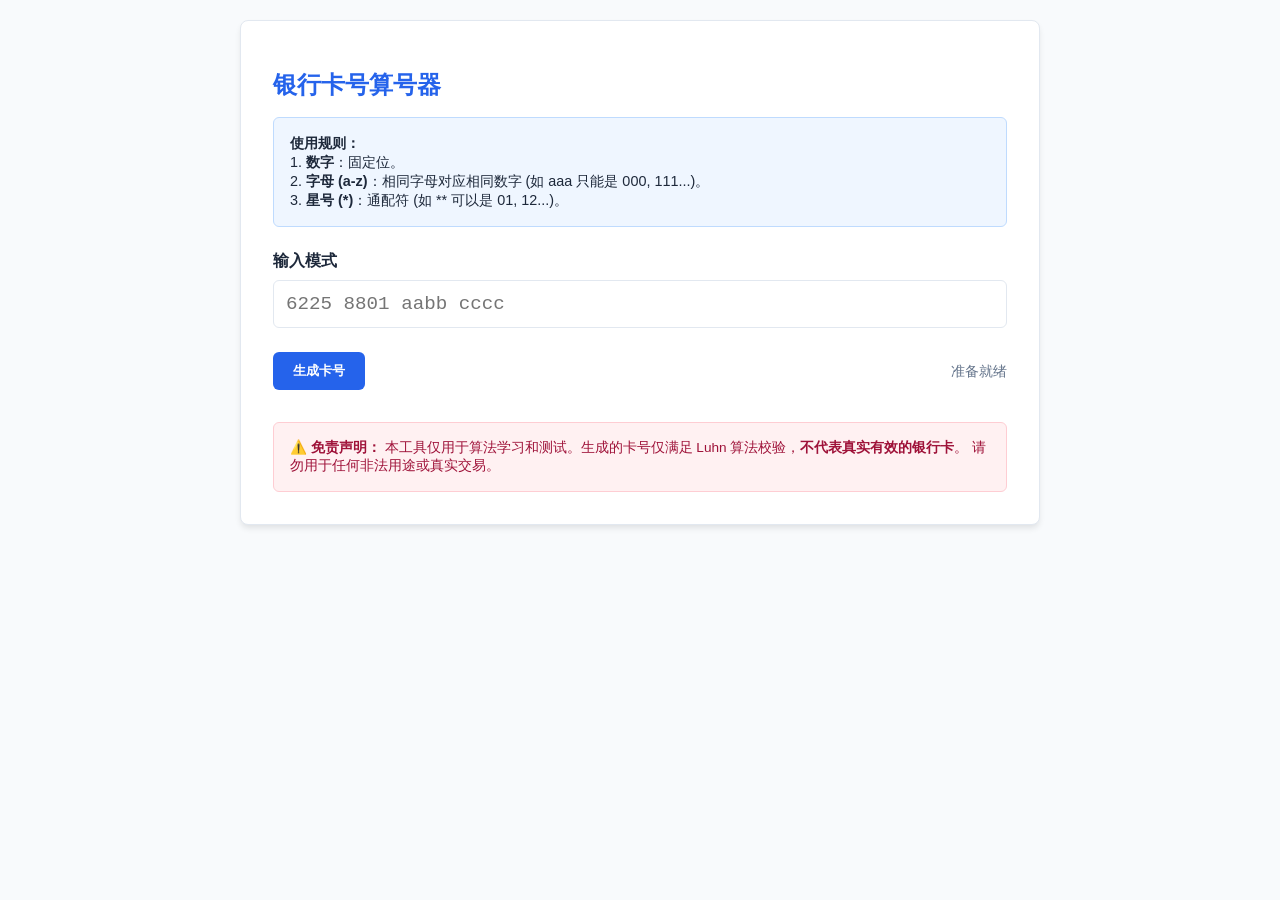
<file: bank/index.html>
<!DOCTYPE html>
<html lang="zh-CN">
<head>
    <meta charset="UTF-8">
    <meta name="viewport" content="width=device-width, initial-scale=1.0">
    <title>银行卡号算号器</title>
    <style>
        body {
            font-family: Roboto,"PingFang SC","Noto Sans CJK SC","Noto Sans SC","WenQuanYi Micro Hei","Helvetica Neue","Microsoft YaHei",Arial,sans-serif;
            background-color: #f8fafc;
            color: #1e293b;
            padding: 20px;
            max-width: 800px;
            margin: 0 auto;
        }

        h1 { font-size: 1.5rem; margin-bottom: 1rem; color: #2563eb; }

        .container {
            background: #ffffff;
            padding: 2rem;
            border-radius: 8px;
            box-shadow: 0 4px 6px -1px rgba(0, 0, 0, 0.1);
            border: 1px solid #e2e8f0;
        }

        .input-group { margin-bottom: 1.5rem; }

        label { display: block; font-weight: 600; margin-bottom: 0.5rem; }

        input[type="text"] {
            width: 100%;
            padding: 12px;
            border: 1px solid #e2e8f0;
            border-radius: 6px;
            font-size: 1.2rem;
            font-family: 'Courier New', monospace;
            box-sizing: border-box;
            outline: none;
        }

        input[type="text"]:focus {
            border-color: #2563eb;
            box-shadow: 0 0 0 3px rgba(37, 99, 235, 0.1);
        }

        .controls {
            display: flex;
            gap: 10px;
            margin-bottom: 1rem;
            align-items: center;
        }

        button {
            background-color: #2563eb;
            color: white;
            border: none;
            padding: 10px 20px;
            border-radius: 6px;
            cursor: pointer;
            font-weight: 600;
        }

        button:hover:not(:disabled) { background-color: #1d4ed8; }

        button:disabled {
            background-color: #94a3b8;
            cursor: not-allowed;
        }

        .stats {
            font-size: 0.9rem;
            color: #64748b;
            margin-left: auto;
        }

        #resultContainer {
            margin-top: 20px;
            font-family: 'Courier New', monospace;
            font-size: 1rem;
            line-height: 1.8;
            white-space: pre-wrap;
        }

        .rule-box {
            background: #eff6ff;
            border: 1px solid #bfdbfe;
            padding: 1rem;
            border-radius: 6px;
            margin-bottom: 1.5rem;
            font-size: 0.9rem;
        }

        .disclaimer {
            margin-top: 2rem;
            padding: 1rem;
            background-color: #fff1f2;
            border: 1px solid #fecdd3;
            border-radius: 6px;
            color: #9f1239;
            font-size: 0.85rem;
        }

        .loading-dots:after {
            content: ' .';
            animation: dots 1s steps(5, end) infinite;
        }
        @keyframes dots {
            0%, 20% { content: ' .'; }
            40% { content: ' ..'; }
            60% { content: ' ...'; }
            80%, 100% { content: ''; }
        }
    </style>
</head>

<body>

    <div class="container">
        <h1>银行卡号算号器</h1>

        <div class="rule-box">
            <strong>使用规则：</strong><br>
            1. <strong>数字</strong>：固定位。<br>
            2. <strong>字母 (a-z)</strong>：相同字母对应相同数字 (如 aaa 只能是 000, 111...)。<br>
            3. <strong>星号 (*)</strong>：通配符 (如 ** 可以是 01, 12...)。<br>
        </div>

        <div class="input-group">
            <label for="pattern">输入模式</label>
            <input type="text" id="pattern" placeholder="6225 8801 aabb cccc" value="" autocomplete="off">
        </div>

        <div class="controls">
            <button id="btnGenerate" onclick="startGeneration()">生成卡号</button>
            <span class="stats" id="statusText">准备就绪</span>
        </div>

        <div id="resultContainer"></div>

        <div class="disclaimer">
            <strong>⚠️ 免责声明：</strong>
            本工具仅用于算法学习和测试。生成的卡号仅满足 Luhn 算法校验，<strong>不代表真实有效的银行卡</strong>。
            请勿用于任何非法用途或真实交易。
        </div>
    </div>

    <script>
        const MAX_RESULTS = 10000;

        // 输入框自动格式化（修复：第 5 个字符才开始加空格）
        const inputEl = document.getElementById('pattern');

        inputEl.addEventListener('input', function(e) {
            const cursorPos = e.target.selectionStart;
            const newValue = e.target.value;

            // 1. 移除所有空格，获取纯内容
            let cleanVal = newValue.replace(/\s/g, '');
            // 只保留数字、字母、星号
            cleanVal = cleanVal.replace(/[^0-9a-zA-Z*]/g, '');

            // 2. 每 4 个字符加一个空格，但只在后面还有字符时才加
            // 例如：6221 不加空格，62212 变成 6221 2
            let formattedVal = cleanVal.replace(/(.{4})(?=.)/g, '$1 ');

            // 3. 计算光标位置
            // 计算光标前的有效字符数（不含空格）
            const rawBeforeCursor = newValue.substring(0, cursorPos).replace(/\s/g, '');
            const validCharsBeforeCursor = rawBeforeCursor.replace(/[^0-9a-zA-Z*]/g, '').length;

            // 在格式化后的字符串中，每完整 4 个字符组后面有一个空格
            // 但最后一组如果不完整则没有空格
            // 所以光标前的空格数 = Math.floor((有效字符数 - 1) / 4)
            const spacesBeforeCursor = validCharsBeforeCursor > 0 ? Math.floor((validCharsBeforeCursor - 1) / 4) : 0;
            const newCursorPos = validCharsBeforeCursor + spacesBeforeCursor;

            // 4. 更新输入框
            if (newValue !== formattedVal) {
                e.target.value = formattedVal;
                e.target.selectionStart = e.target.selectionEnd = newCursorPos;
            }
        });

        // Luhn 算法校验
        function luhnCheck(cardNumber) {
            let sum = 0;
            let isSecond = false;
            for (let i = cardNumber.length - 1; i >= 0; i--) {
                let digit = parseInt(cardNumber[i]);
                if (isSecond) {
                    digit *= 2;
                    if (digit > 9) digit -= 9;
                }
                sum += digit;
                isSecond = !isSecond;
            }
            return sum % 10 === 0;
        }

        // 格式化输出 (每 4 位加空格)
        function formatCard(card) {
            return card.replace(/(.{4})/g, '$1 ').trim();
        }

        const sleep = (ms) => new Promise(resolve => setTimeout(resolve, ms));

        async function startGeneration() {
            const rawInput = document.getElementById('pattern').value;
            const resultContainer = document.getElementById('resultContainer');
            const statusText = document.getElementById('statusText');
            const btnGenerate = document.getElementById('btnGenerate');

            const cleanInput = rawInput.replace(/\s+/g, '').toLowerCase();

            if (!cleanInput) {
                alert("请输入包含数字、字母或 * 的模式");
                return;
            }

            // 解析模式
            const pattern = [];
            const uniqueLinks = new Set();
            let totalVariables = 0;

            for (let i = 0; i < cleanInput.length; i++) {
                const char = cleanInput[i];
                if (/[0-9]/.test(char)) {
                    pattern.push({ type: 'fixed', val: char });
                } else if (/[a-z]/.test(char)) {
                    pattern.push({ type: 'link', val: char });
                    uniqueLinks.add(char);
                } else if (char === '*') {
                    pattern.push({ type: 'star', val: `star_${i}` });
                    totalVariables++;
                }
            }

            totalVariables += uniqueLinks.size;

            if (totalVariables > 9) {
                if(!confirm(`警告：变量位数过多 (${totalVariables} 位)，计算量巨大。\n是否继续？`)) {
                    return;
                }
            }

            // 初始化 UI
            btnGenerate.disabled = true;
            btnGenerate.textContent = "生成中...";
            btnGenerate.classList.add('loading-dots');
            resultContainer.textContent = "";
            statusText.textContent = "正在计算...";

            const results = [];

            try {
                await generateAsync(0, {}, pattern, results, (count) => {
                    statusText.textContent = `已找到 ${count} 条...`;

                    if (results.length > 0 && results.length % 200 === 0) {
                        resultContainer.textContent = results.map(formatCard).join('\n');
                    }
                });

                resultContainer.textContent = results.map(formatCard).join('\n');
                statusText.textContent = `完成！共找到 ${results.length} 条。`;

                if (results.length >= MAX_RESULTS) {
                    statusText.textContent += " (已达到显示上限)";
                }

            } catch (e) {
                console.error(e);
                statusText.textContent = "生成中断或出错";
            } finally {
                btnGenerate.disabled = false;
                btnGenerate.textContent = "生成卡号";
                btnGenerate.classList.remove('loading-dots');
            }
        }

        async function generateAsync(index, currentMap, pattern, results, callback) {
            if (results.length >= MAX_RESULTS) return;

            if (index % 3000 === 0) {
                await sleep(0);
                if (results.length >= MAX_RESULTS) return;
            }

            if (index === pattern.length) {
                let cardStr = "";
                for (let p of pattern) {
                    if (p.type === 'fixed') {
                        cardStr += p.val;
                    } else {
                        cardStr += currentMap[p.val];
                    }
                }

                if (luhnCheck(cardStr)) {
                    results.push(cardStr);
                }

                callback(results.length);
                return;
            }

            const node = pattern[index];

            if (node.type === 'fixed') {
                await generateAsync(index + 1, currentMap, pattern, results, callback);
            } else if (node.type === 'link') {
                if (currentMap.hasOwnProperty(node.val)) {
                    await generateAsync(index + 1, currentMap, pattern, results, callback);
                } else {
                    for (let d = 0; d <= 9; d++) {
                        if (results.length >= MAX_RESULTS) break;
                        currentMap[node.val] = d;
                        await generateAsync(index + 1, currentMap, pattern, results, callback);
                    }
                    delete currentMap[node.val];
                }
            } else if (node.type === 'star') {
                for (let d = 0; d <= 9; d++) {
                    if (results.length >= MAX_RESULTS) break;
                    currentMap[node.val] = d;
                    await generateAsync(index + 1, currentMap, pattern, results, callback);
                }
                delete currentMap[node.val];
            }
        }
    </script>
</body>
</html>
</file>
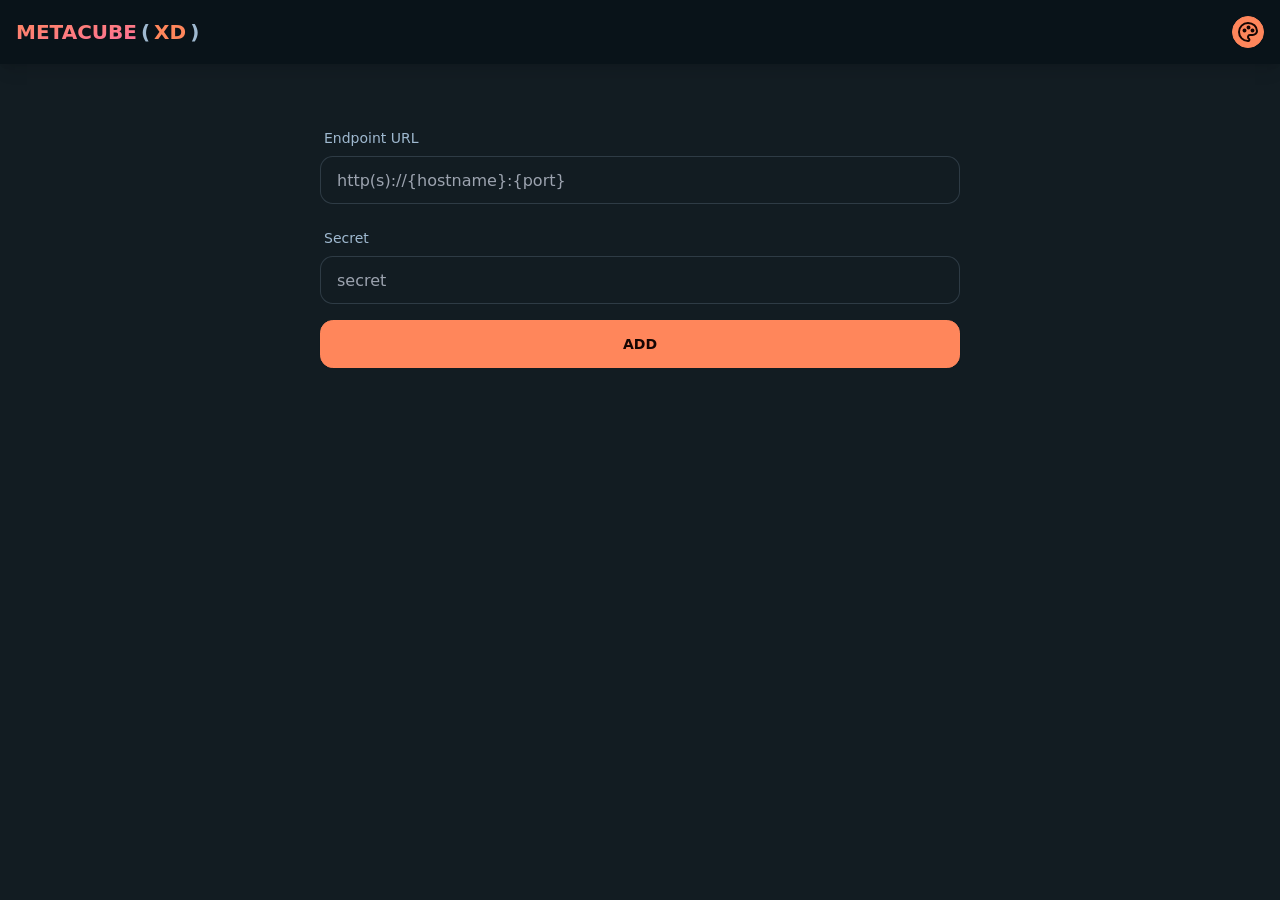
<file: clash-meta/index.html>
<!doctype html>
<html lang="en">
  <head>
    <meta charset="utf-8" />
    <meta
      name="viewport"
      content="width=device-width, initial-scale=1.0, minimum-scale=1.0, maximum-scale=1.0, user-scalable=no, viewport-fit=cover"
    />
    <meta name="theme-color" content="#000000" />
    <link rel="icon" type="image/svg+xml" href="./favicon.svg" />
    <link rel="apple-touch-icon" href="./pwa-192x192.png" />
    <script type="module" crossorigin src="./assets/index-BOYfLmCZ.js"></script>
    <link rel="stylesheet" crossorigin href="./assets/index-M06kPDrB.css">
  <link rel="manifest" href="./manifest.webmanifest"><script id="vite-plugin-pwa:register-sw" src="./registerSW.js"></script></head>

  <body>
    <noscript>You need to enable JavaScript to run this app.</noscript>

    <div id="root" style="display: contents"></div>
  </body>
</html>
</file>
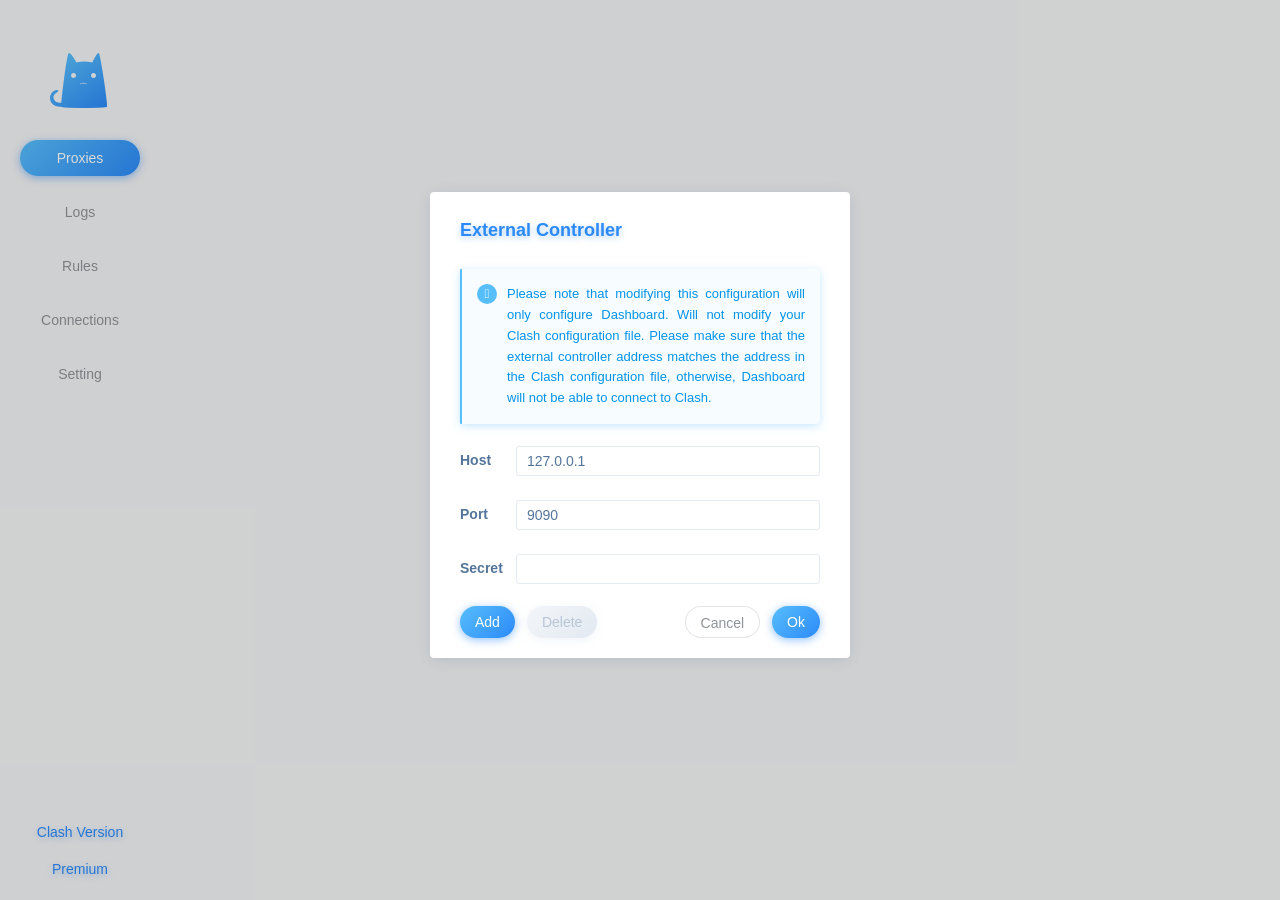
<file: clash/index.html>
<!DOCTYPE html>
<html lang="en">
  <head>
    <meta charset="utf-8" />
    <link rel="icon" type="image/x-icon" href="./assets/logo.png" />
    <meta name="viewport" content="width=device-width, initial-scale=1, shrink-to-fit=no">
    <meta name="theme-color" content="#f4f5f6" />
    <meta name="description" content="Clash web port" />
    <!--meta name="external-controller" content="http://secret@example.com:9090"-->
    <title>Clash Web</title>
    <script type="module" crossorigin src="./assets/index-dad403bc.js"></script>
    <link rel="modulepreload" crossorigin href="./assets/vendor-f037f9a7.js">
    <link rel="stylesheet" href="./assets/index-3b842460.css">
  <link rel="manifest" href="./manifest.webmanifest"><script id="vite-plugin-pwa:inline-sw">if('serviceWorker' in navigator) {window.addEventListener('load', () => {navigator.serviceWorker.register('./sw.js', { scope: './' })})}</script></head>
  <body>
    <noscript>You need to enable JavaScript to run this app.</noscript>
    <div id="root"></div>

  </body>
</html>
</file>
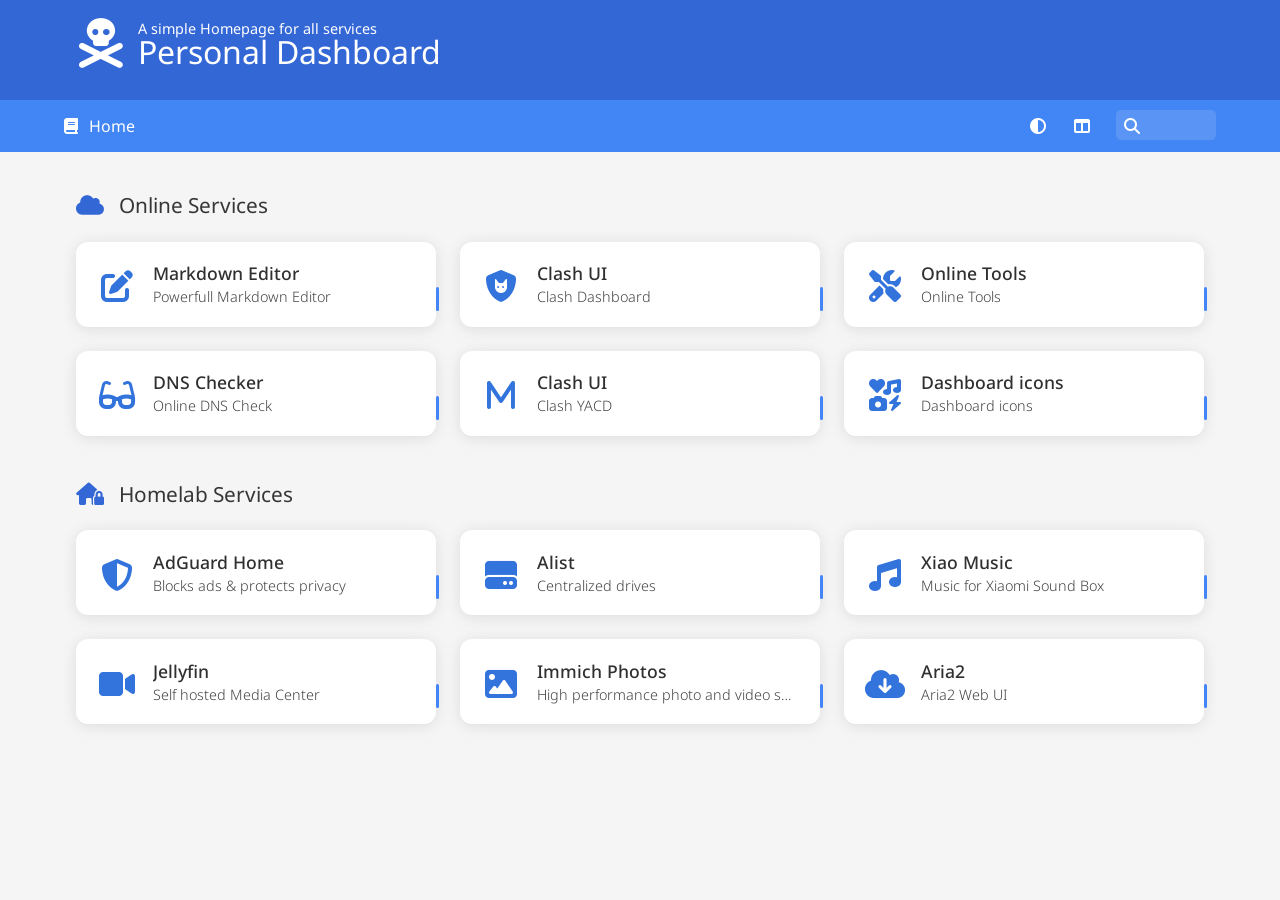
<file: homer/index.html>
<!DOCTYPE html>
<html>
  <head>
    <meta charset="UTF-8" />
    <link rel="icon" href="assets/icons/favicon.ico" />
    <link rel="apple-touch-icon" href="assets/icons/apple-touch-icon.png" sizes="180x180">
    <link rel="mask-icon" href="assets/icons/logo.svg">
    <meta name="viewport" content="width=device-width,initial-scale=1.0,viewport-fit=cover">
    <title>Homer</title>
    <script type="module" crossorigin src="./resources/index-BKUNCoEe.js"></script>
    <link rel="stylesheet" crossorigin href="./resources/index-C_2-L8Rm.css">
  <link rel="manifest" href="./assets/manifest.json" crossorigin="use-credentials"><script id="vite-plugin-pwa:register-sw" src="./registerSW.js"></script></head>
  <body>
    <div id="app-mount"></div>
  </body>
</html>
</file>
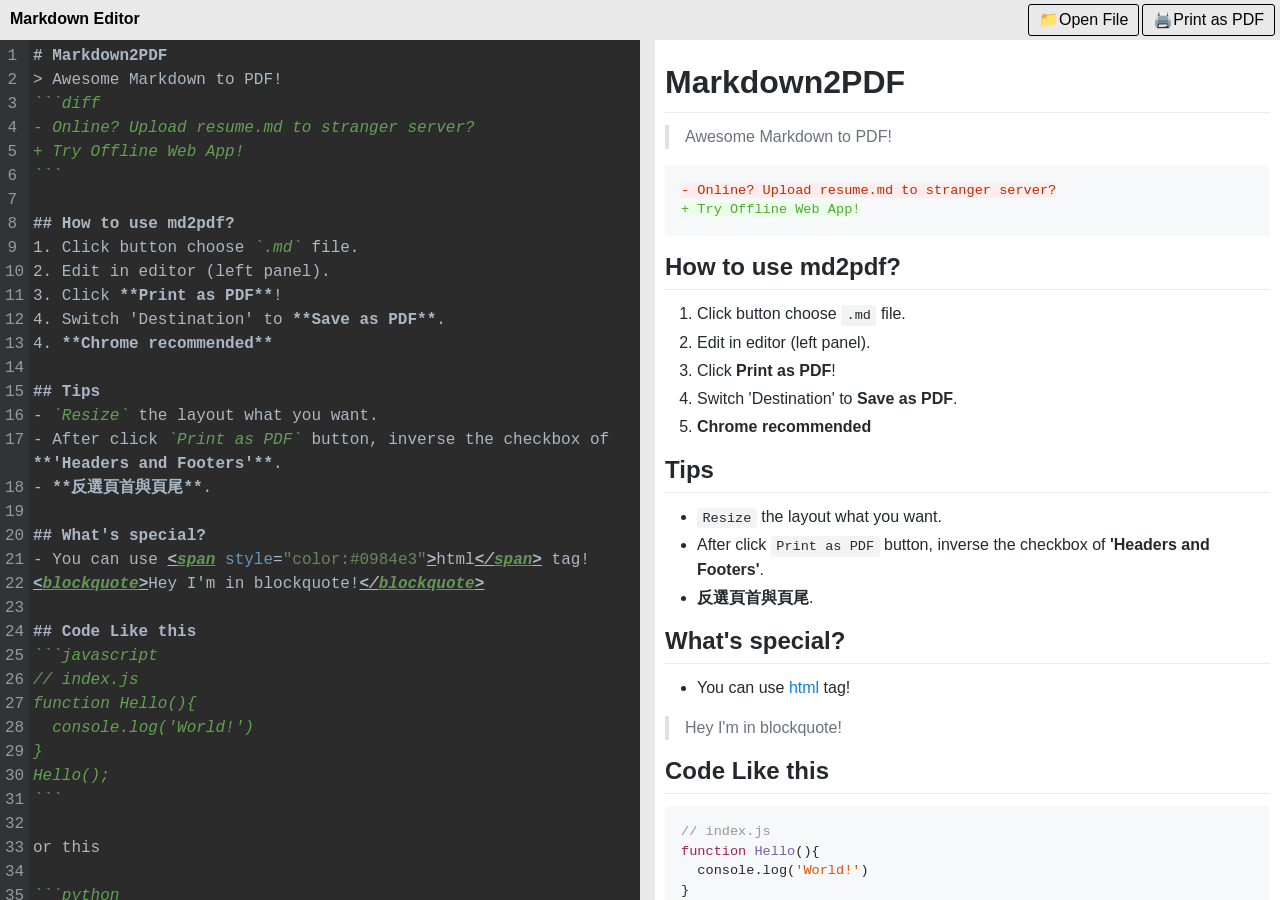
<file: md2pdf/index.html>
<!doctype html><html lang="en"><head><meta name="og:image" content="./static/og-img.jpg"/><meta name="og:title" content="md2pdf - Markdown to PDF"/><meta name="og:description" content="Awesome Markdown to PDF! Still upload resume.md to stranger server? Try this Offline Web App!"/><meta name="Description" content="Offline Markdown to PDF! Choose & Edit & Transform without any network requests."><meta charset="utf-8"/><meta name="viewport" content="width=device-width,initial-scale=1,shrink-to-fit=no"/><meta name="theme-color" content="#000000"/><link rel="manifest" href="./manifest.json"/><link rel="shortcut icon" href="./favicon.ico"/><title>md2pdf - Markdown to PDF</title><link href="./static/css/3.0b77ed31.chunk.css" rel="stylesheet"><link href="./static/css/main.6a18af69.chunk.css" rel="stylesheet"></head><body><noscript>You need to enable JavaScript to run this app.</noscript><div id="root"></div><script>!function(e){function t(t){for(var n,o,i=t[0],c=t[1],l=t[2],f=0,p=[];f<i.length;f++)o=i[f],Object.prototype.hasOwnProperty.call(a,o)&&a[o]&&p.push(a[o][0]),a[o]=0;for(n in c)Object.prototype.hasOwnProperty.call(c,n)&&(e[n]=c[n]);for(s&&s(t);p.length;)p.shift()();return u.push.apply(u,l||[]),r()}function r(){for(var e,t=0;t<u.length;t++){for(var r=u[t],n=!0,o=1;o<r.length;o++){var c=r[o];0!==a[c]&&(n=!1)}n&&(u.splice(t--,1),e=i(i.s=r[0]))}return e}var n={},o={1:0},a={1:0},u=[];function i(t){if(n[t])return n[t].exports;var r=n[t]={i:t,l:!1,exports:{}};return e[t].call(r.exports,r,r.exports,i),r.l=!0,r.exports}i.e=function(e){var t=[];o[e]?t.push(o[e]):0!==o[e]&&{2:1}[e]&&t.push(o[e]=new Promise((function(t,r){for(var n="static/css/"+({}[e]||e)+"."+{2:"ad187f9c",4:"31d6cfe0"}[e]+".chunk.css",a=i.p+n,u=document.getElementsByTagName("link"),c=0;c<u.length;c++){var l=(s=u[c]).getAttribute("data-href")||s.getAttribute("href");if("stylesheet"===s.rel&&(l===n||l===a))return t()}var f=document.getElementsByTagName("style");for(c=0;c<f.length;c++){var s;if((l=(s=f[c]).getAttribute("data-href"))===n||l===a)return t()}var p=document.createElement("link");p.rel="stylesheet",p.type="text/css",p.onload=t,p.onerror=function(t){var n=t&&t.target&&t.target.src||a,u=new Error("Loading CSS chunk "+e+" failed.\n("+n+")");u.code="CSS_CHUNK_LOAD_FAILED",u.request=n,delete o[e],p.parentNode.removeChild(p),r(u)},p.href=a,document.getElementsByTagName("head")[0].appendChild(p)})).then((function(){o[e]=0})));var r=a[e];if(0!==r)if(r)t.push(r[2]);else{var n=new Promise((function(t,n){r=a[e]=[t,n]}));t.push(r[2]=n);var u,c=document.createElement("script");c.charset="utf-8",c.timeout=120,i.nc&&c.setAttribute("nonce",i.nc),c.src=function(e){return i.p+"static/js/"+({}[e]||e)+"."+{2:"3ff479c5",4:"b4feb47a"}[e]+".chunk.js"}(e);var l=new Error;u=function(t){c.onerror=c.onload=null,clearTimeout(f);var r=a[e];if(0!==r){if(r){var n=t&&("load"===t.type?"missing":t.type),o=t&&t.target&&t.target.src;l.message="Loading chunk "+e+" failed.\n("+n+": "+o+")",l.name="ChunkLoadError",l.type=n,l.request=o,r[1](l)}a[e]=void 0}};var f=setTimeout((function(){u({type:"timeout",target:c})}),12e4);c.onerror=c.onload=u,document.head.appendChild(c)}return Promise.all(t)},i.m=e,i.c=n,i.d=function(e,t,r){i.o(e,t)||Object.defineProperty(e,t,{enumerable:!0,get:r})},i.r=function(e){"undefined"!=typeof Symbol&&Symbol.toStringTag&&Object.defineProperty(e,Symbol.toStringTag,{value:"Module"}),Object.defineProperty(e,"__esModule",{value:!0})},i.t=function(e,t){if(1&t&&(e=i(e)),8&t)return e;if(4&t&&"object"==typeof e&&e&&e.__esModule)return e;var r=Object.create(null);if(i.r(r),Object.defineProperty(r,"default",{enumerable:!0,value:e}),2&t&&"string"!=typeof e)for(var n in e)i.d(r,n,function(t){return e[t]}.bind(null,n));return r},i.n=function(e){var t=e&&e.__esModule?function(){return e.default}:function(){return e};return i.d(t,"a",t),t},i.o=function(e,t){return Object.prototype.hasOwnProperty.call(e,t)},i.p="./",i.oe=function(e){throw console.error(e),e};var c=this.webpackJsonpmd2pdf=this.webpackJsonpmd2pdf||[],l=c.push.bind(c);c.push=t,c=c.slice();for(var f=0;f<c.length;f++)t(c[f]);var s=l;r()}([])</script><script src="./static/js/3.2af96601.chunk.js"></script><script src="./static/js/main.a9d69fdd.chunk.js"></script></body></html>
</file>
<file: clash-meta/assets/index-M06kPDrB.css>
@font-face{font-family:Fira Sans;font-style:normal;font-display:swap;font-weight:400;src:url(./fira-sans-cyrillic-ext-400-normal-DVFiJ7cT.woff2) format("woff2"),url(./fira-sans-cyrillic-ext-400-normal-Ct_d_4pr.woff) format("woff");unicode-range:U+0460-052F,U+1C80-1C88,U+20B4,U+2DE0-2DFF,U+A640-A69F,U+FE2E-FE2F}@font-face{font-family:Fira Sans;font-style:normal;font-display:swap;font-weight:400;src:url(./fira-sans-cyrillic-400-normal-9itZEwnn.woff2) format("woff2"),url(./fira-sans-cyrillic-400-normal-DivIpeVh.woff) format("woff");unicode-range:U+0301,U+0400-045F,U+0490-0491,U+04B0-04B1,U+2116}@font-face{font-family:Fira Sans;font-style:normal;font-display:swap;font-weight:400;src:url(./fira-sans-greek-ext-400-normal-DDGpGFz4.woff2) format("woff2"),url(./fira-sans-greek-ext-400-normal-BA5_ngob.woff) format("woff");unicode-range:U+1F00-1FFF}@font-face{font-family:Fira Sans;font-style:normal;font-display:swap;font-weight:400;src:url(./fira-sans-greek-400-normal-xziLJ4od.woff2) format("woff2"),url(./fira-sans-greek-400-normal-B4JJYYvj.woff) format("woff");unicode-range:U+0370-0377,U+037A-037F,U+0384-038A,U+038C,U+038E-03A1,U+03A3-03FF}@font-face{font-family:Fira Sans;font-style:normal;font-display:swap;font-weight:400;src:url(./fira-sans-vietnamese-400-normal-D5T8w5kG.woff2) format("woff2"),url(./fira-sans-vietnamese-400-normal-CiKzo2z6.woff) format("woff");unicode-range:U+0102-0103,U+0110-0111,U+0128-0129,U+0168-0169,U+01A0-01A1,U+01AF-01B0,U+0300-0301,U+0303-0304,U+0308-0309,U+0323,U+0329,U+1EA0-1EF9,U+20AB}@font-face{font-family:Fira Sans;font-style:normal;font-display:swap;font-weight:400;src:url(./fira-sans-latin-ext-400-normal-BsVau5p6.woff2) format("woff2"),url(./fira-sans-latin-ext-400-normal-Cah6ivqJ.woff) format("woff");unicode-range:U+0100-02AF,U+0304,U+0308,U+0329,U+1E00-1E9F,U+1EF2-1EFF,U+2020,U+20A0-20AB,U+20AD-20C0,U+2113,U+2C60-2C7F,U+A720-A7FF}@font-face{font-family:Fira Sans;font-style:normal;font-display:swap;font-weight:400;src:url(./fira-sans-latin-400-normal-DqUVgETp.woff2) format("woff2"),url(./fira-sans-latin-400-normal-CRr34ncs.woff) format("woff");unicode-range:U+0000-00FF,U+0131,U+0152-0153,U+02BB-02BC,U+02C6,U+02DA,U+02DC,U+0304,U+0308,U+0329,U+2000-206F,U+2074,U+20AC,U+2122,U+2191,U+2193,U+2212,U+2215,U+FEFF,U+FFFD}*,:before,:after{--tw-border-spacing-x: 0;--tw-border-spacing-y: 0;--tw-translate-x: 0;--tw-translate-y: 0;--tw-rotate: 0;--tw-skew-x: 0;--tw-skew-y: 0;--tw-scale-x: 1;--tw-scale-y: 1;--tw-pan-x: ;--tw-pan-y: ;--tw-pinch-zoom: ;--tw-scroll-snap-strictness: proximity;--tw-gradient-from-position: ;--tw-gradient-via-position: ;--tw-gradient-to-position: ;--tw-ordinal: ;--tw-slashed-zero: ;--tw-numeric-figure: ;--tw-numeric-spacing: ;--tw-numeric-fraction: ;--tw-ring-inset: ;--tw-ring-offset-width: 0px;--tw-ring-offset-color: #fff;--tw-ring-color: rgb(59 130 246 / .5);--tw-ring-offset-shadow: 0 0 #0000;--tw-ring-shadow: 0 0 #0000;--tw-shadow: 0 0 #0000;--tw-shadow-colored: 0 0 #0000;--tw-blur: ;--tw-brightness: ;--tw-contrast: ;--tw-grayscale: ;--tw-hue-rotate: ;--tw-invert: ;--tw-saturate: ;--tw-sepia: ;--tw-drop-shadow: ;--tw-backdrop-blur: ;--tw-backdrop-brightness: ;--tw-backdrop-contrast: ;--tw-backdrop-grayscale: ;--tw-backdrop-hue-rotate: ;--tw-backdrop-invert: ;--tw-backdrop-opacity: ;--tw-backdrop-saturate: ;--tw-backdrop-sepia: ;--tw-contain-size: ;--tw-contain-layout: ;--tw-contain-paint: ;--tw-contain-style: }::backdrop{--tw-border-spacing-x: 0;--tw-border-spacing-y: 0;--tw-translate-x: 0;--tw-translate-y: 0;--tw-rotate: 0;--tw-skew-x: 0;--tw-skew-y: 0;--tw-scale-x: 1;--tw-scale-y: 1;--tw-pan-x: ;--tw-pan-y: ;--tw-pinch-zoom: ;--tw-scroll-snap-strictness: proximity;--tw-gradient-from-position: ;--tw-gradient-via-position: ;--tw-gradient-to-position: ;--tw-ordinal: ;--tw-slashed-zero: ;--tw-numeric-figure: ;--tw-numeric-spacing: ;--tw-numeric-fraction: ;--tw-ring-inset: ;--tw-ring-offset-width: 0px;--tw-ring-offset-color: #fff;--tw-ring-color: rgb(59 130 246 / .5);--tw-ring-offset-shadow: 0 0 #0000;--tw-ring-shadow: 0 0 #0000;--tw-shadow: 0 0 #0000;--tw-shadow-colored: 0 0 #0000;--tw-blur: ;--tw-brightness: ;--tw-contrast: ;--tw-grayscale: ;--tw-hue-rotate: ;--tw-invert: ;--tw-saturate: ;--tw-sepia: ;--tw-drop-shadow: ;--tw-backdrop-blur: ;--tw-backdrop-brightness: ;--tw-backdrop-contrast: ;--tw-backdrop-grayscale: ;--tw-backdrop-hue-rotate: ;--tw-backdrop-invert: ;--tw-backdrop-opacity: ;--tw-backdrop-saturate: ;--tw-backdrop-sepia: ;--tw-contain-size: ;--tw-contain-layout: ;--tw-contain-paint: ;--tw-contain-style: }*,:before,:after{box-sizing:border-box;border-width:0;border-style:solid;border-color:#e5e7eb}:before,:after{--tw-content: ""}html,:host{line-height:1.5;-webkit-text-size-adjust:100%;-moz-tab-size:4;-o-tab-size:4;tab-size:4;font-family:ui-sans-serif,system-ui,sans-serif,"Apple Color Emoji","Segoe UI Emoji",Segoe UI Symbol,"Noto Color Emoji";font-feature-settings:normal;font-variation-settings:normal;-webkit-tap-highlight-color:transparent}body{margin:0;line-height:inherit}hr{height:0;color:inherit;border-top-width:1px}abbr:where([title]){-webkit-text-decoration:underline dotted;text-decoration:underline dotted}h1,h2,h3,h4,h5,h6{font-size:inherit;font-weight:inherit}a{color:inherit;text-decoration:inherit}b,strong{font-weight:bolder}code,kbd,samp,pre{font-family:ui-monospace,SFMono-Regular,Menlo,Monaco,Consolas,Liberation Mono,Courier New,monospace;font-feature-settings:normal;font-variation-settings:normal;font-size:1em}small{font-size:80%}sub,sup{font-size:75%;line-height:0;position:relative;vertical-align:baseline}sub{bottom:-.25em}sup{top:-.5em}table{text-indent:0;border-color:inherit;border-collapse:collapse}button,input,optgroup,select,textarea{font-family:inherit;font-feature-settings:inherit;font-variation-settings:inherit;font-size:100%;font-weight:inherit;line-height:inherit;letter-spacing:inherit;color:inherit;margin:0;padding:0}button,select{text-transform:none}button,input:where([type=button]),input:where([type=reset]),input:where([type=submit]){-webkit-appearance:button;background-color:transparent;background-image:none}:-moz-focusring{outline:auto}:-moz-ui-invalid{box-shadow:none}progress{vertical-align:baseline}::-webkit-inner-spin-button,::-webkit-outer-spin-button{height:auto}[type=search]{-webkit-appearance:textfield;outline-offset:-2px}::-webkit-search-decoration{-webkit-appearance:none}::-webkit-file-upload-button{-webkit-appearance:button;font:inherit}summary{display:list-item}blockquote,dl,dd,h1,h2,h3,h4,h5,h6,hr,figure,p,pre{margin:0}fieldset{margin:0;padding:0}legend{padding:0}ol,ul,menu{list-style:none;margin:0;padding:0}dialog{padding:0}textarea{resize:vertical}input::-moz-placeholder,textarea::-moz-placeholder{opacity:1;color:#9ca3af}input::placeholder,textarea::placeholder{opacity:1;color:#9ca3af}button,[role=button]{cursor:pointer}:disabled{cursor:default}img,svg,video,canvas,audio,iframe,embed,object{display:block;vertical-align:middle}img,video{max-width:100%;height:auto}[hidden]:where(:not([hidden=until-found])){display:none}:root,[data-theme]{background-color:var(--fallback-b1,oklch(var(--b1)/1));color:var(--fallback-bc,oklch(var(--bc)/1))}@supports not (color: oklch(0% 0 0)){:root{color-scheme:light;--fallback-p: #491eff;--fallback-pc: #d4dbff;--fallback-s: #ff41c7;--fallback-sc: #fff9fc;--fallback-a: #00cfbd;--fallback-ac: #00100d;--fallback-n: #2b3440;--fallback-nc: #d7dde4;--fallback-b1: #ffffff;--fallback-b2: #e5e6e6;--fallback-b3: #e5e6e6;--fallback-bc: #1f2937;--fallback-in: #00b3f0;--fallback-inc: #000000;--fallback-su: #00ca92;--fallback-suc: #000000;--fallback-wa: #ffc22d;--fallback-wac: #000000;--fallback-er: #ff6f70;--fallback-erc: #000000}@media (prefers-color-scheme: dark){:root{color-scheme:dark;--fallback-p: #7582ff;--fallback-pc: #050617;--fallback-s: #ff71cf;--fallback-sc: #190211;--fallback-a: #00c7b5;--fallback-ac: #000e0c;--fallback-n: #2a323c;--fallback-nc: #a6adbb;--fallback-b1: #1d232a;--fallback-b2: #191e24;--fallback-b3: #15191e;--fallback-bc: #a6adbb;--fallback-in: #00b3f0;--fallback-inc: #000000;--fallback-su: #00ca92;--fallback-suc: #000000;--fallback-wa: #ffc22d;--fallback-wac: #000000;--fallback-er: #ff6f70;--fallback-erc: #000000}}}html{-webkit-tap-highlight-color:transparent}*{scrollbar-color:color-mix(in oklch,currentColor 35%,transparent) transparent}*:hover{scrollbar-color:color-mix(in oklch,currentColor 60%,transparent) transparent}:root{color-scheme:light;--in: 72.06% .191 231.6;--su: 64.8% .15 160;--wa: 84.71% .199 83.87;--er: 71.76% .221 22.18;--pc: 89.824% .06192 275.75;--ac: 15.352% .0368 183.61;--inc: 0% 0 0;--suc: 0% 0 0;--wac: 0% 0 0;--erc: 0% 0 0;--rounded-box: 1rem;--rounded-btn: .5rem;--rounded-badge: 1.9rem;--animation-btn: .25s;--animation-input: .2s;--btn-focus-scale: .95;--border-btn: 1px;--tab-border: 1px;--tab-radius: .5rem;--p: 49.12% .3096 275.75;--s: 69.71% .329 342.55;--sc: 98.71% .0106 342.55;--a: 76.76% .184 183.61;--n: 32.1785% .02476 255.701624;--nc: 89.4994% .011585 252.096176;--b1: 100% 0 0;--b2: 96.1151% 0 0;--b3: 92.4169% .00108 197.137559;--bc: 27.8078% .029596 256.847952}@media (prefers-color-scheme: dark){:root{color-scheme:dark;--in: 72.06% .191 231.6;--su: 64.8% .15 160;--wa: 84.71% .199 83.87;--er: 71.76% .221 22.18;--pc: 13.138% .0392 275.75;--sc: 14.96% .052 342.55;--ac: 14.902% .0334 183.61;--inc: 0% 0 0;--suc: 0% 0 0;--wac: 0% 0 0;--erc: 0% 0 0;--rounded-box: 1rem;--rounded-btn: .5rem;--rounded-badge: 1.9rem;--animation-btn: .25s;--animation-input: .2s;--btn-focus-scale: .95;--border-btn: 1px;--tab-border: 1px;--tab-radius: .5rem;--p: 65.69% .196 275.75;--s: 74.8% .26 342.55;--a: 74.51% .167 183.61;--n: 31.3815% .021108 254.139175;--nc: 74.6477% .0216 264.435964;--b1: 25.3267% .015896 252.417568;--b2: 23.2607% .013807 253.100675;--b3: 21.1484% .01165 254.087939;--bc: 74.6477% .0216 264.435964}}[data-theme=light]{color-scheme:light;--in: 72.06% .191 231.6;--su: 64.8% .15 160;--wa: 84.71% .199 83.87;--er: 71.76% .221 22.18;--pc: 89.824% .06192 275.75;--ac: 15.352% .0368 183.61;--inc: 0% 0 0;--suc: 0% 0 0;--wac: 0% 0 0;--erc: 0% 0 0;--rounded-box: 1rem;--rounded-btn: .5rem;--rounded-badge: 1.9rem;--animation-btn: .25s;--animation-input: .2s;--btn-focus-scale: .95;--border-btn: 1px;--tab-border: 1px;--tab-radius: .5rem;--p: 49.12% .3096 275.75;--s: 69.71% .329 342.55;--sc: 98.71% .0106 342.55;--a: 76.76% .184 183.61;--n: 32.1785% .02476 255.701624;--nc: 89.4994% .011585 252.096176;--b1: 100% 0 0;--b2: 96.1151% 0 0;--b3: 92.4169% .00108 197.137559;--bc: 27.8078% .029596 256.847952}[data-theme=dark]{color-scheme:dark;--in: 72.06% .191 231.6;--su: 64.8% .15 160;--wa: 84.71% .199 83.87;--er: 71.76% .221 22.18;--pc: 13.138% .0392 275.75;--sc: 14.96% .052 342.55;--ac: 14.902% .0334 183.61;--inc: 0% 0 0;--suc: 0% 0 0;--wac: 0% 0 0;--erc: 0% 0 0;--rounded-box: 1rem;--rounded-btn: .5rem;--rounded-badge: 1.9rem;--animation-btn: .25s;--animation-input: .2s;--btn-focus-scale: .95;--border-btn: 1px;--tab-border: 1px;--tab-radius: .5rem;--p: 65.69% .196 275.75;--s: 74.8% .26 342.55;--a: 74.51% .167 183.61;--n: 31.3815% .021108 254.139175;--nc: 74.6477% .0216 264.435964;--b1: 25.3267% .015896 252.417568;--b2: 23.2607% .013807 253.100675;--b3: 21.1484% .01165 254.087939;--bc: 74.6477% .0216 264.435964}[data-theme=cupcake]{color-scheme:light;--in: 72.06% .191 231.6;--su: 64.8% .15 160;--wa: 84.71% .199 83.87;--er: 71.76% .221 22.18;--pc: 15.2344% .017892 200.026556;--sc: 15.787% .020249 356.29965;--ac: 15.8762% .029206 78.618794;--nc: 84.7148% .013247 313.189598;--inc: 0% 0 0;--suc: 0% 0 0;--wac: 0% 0 0;--erc: 0% 0 0;--rounded-box: 1rem;--rounded-badge: 1.9rem;--animation-btn: .25s;--animation-input: .2s;--btn-focus-scale: .95;--border-btn: 1px;--p: 76.172% .089459 200.026556;--s: 78.9351% .101246 356.29965;--a: 79.3811% .146032 78.618794;--n: 23.5742% .066235 313.189598;--b1: 97.7882% .00418 56.375637;--b2: 93.9822% .007638 61.449292;--b3: 91.5861% .006811 53.440502;--bc: 23.5742% .066235 313.189598;--rounded-btn: 1.9rem;--tab-border: 2px;--tab-radius: .7rem}[data-theme=bumblebee]{color-scheme:light;--b2: 93% 0 0;--b3: 86% 0 0;--in: 72.06% .191 231.6;--su: 64.8% .15 160;--wa: 84.71% .199 83.87;--er: 71.76% .221 22.18;--bc: 20% 0 0;--ac: 16.254% .0314 56.52;--nc: 82.55% .015 281.99;--inc: 0% 0 0;--suc: 0% 0 0;--wac: 0% 0 0;--erc: 0% 0 0;--rounded-box: 1rem;--rounded-btn: .5rem;--rounded-badge: 1.9rem;--animation-btn: .25s;--animation-input: .2s;--btn-focus-scale: .95;--border-btn: 1px;--tab-border: 1px;--tab-radius: .5rem;--p: 89.51% .2132 96.61;--pc: 38.92% .046 96.61;--s: 80.39% .194 70.76;--sc: 39.38% .068 70.76;--a: 81.27% .157 56.52;--n: 12.75% .075 281.99;--b1: 100% 0 0}[data-theme=emerald]{color-scheme:light;--b2: 93% 0 0;--b3: 86% 0 0;--in: 72.06% .191 231.6;--su: 64.8% .15 160;--wa: 84.71% .199 83.87;--er: 71.76% .221 22.18;--inc: 0% 0 0;--suc: 0% 0 0;--wac: 0% 0 0;--erc: 0% 0 0;--rounded-box: 1rem;--rounded-btn: .5rem;--rounded-badge: 1.9rem;--border-btn: 1px;--tab-border: 1px;--tab-radius: .5rem;--p: 76.6626% .135433 153.450024;--pc: 33.3872% .040618 162.240129;--s: 61.3028% .202368 261.294233;--sc: 100% 0 0;--a: 72.7725% .149783 33.200363;--ac: 0% 0 0;--n: 35.5192% .032071 262.988584;--nc: 98.4625% .001706 247.838921;--b1: 100% 0 0;--bc: 35.5192% .032071 262.988584;--animation-btn: 0;--animation-input: 0;--btn-focus-scale: 1}[data-theme=corporate]{color-scheme:light;--b2: 93% 0 0;--b3: 86% 0 0;--in: 72.06% .191 231.6;--su: 64.8% .15 160;--wa: 84.71% .199 83.87;--er: 71.76% .221 22.18;--pc: 12.078% .0456 269.1;--sc: 13.0739% .010951 256.688055;--ac: 15.3934% .022799 163.57888;--inc: 0% 0 0;--suc: 0% 0 0;--wac: 0% 0 0;--erc: 0% 0 0;--border-btn: 1px;--tab-border: 1px;--p: 60.39% .228 269.1;--s: 65.3694% .054756 256.688055;--a: 76.9669% .113994 163.57888;--n: 22.3899% .031305 278.07229;--nc: 95.8796% .008588 247.915135;--b1: 100% 0 0;--bc: 22.3899% .031305 278.07229;--rounded-box: .25rem;--rounded-btn: .125rem;--rounded-badge: .125rem;--tab-radius: .25rem;--animation-btn: 0;--animation-input: 0;--btn-focus-scale: 1}[data-theme=synthwave]{color-scheme:dark;--b2: 20.2941% .076211 287.835609;--b3: 18.7665% .070475 287.835609;--pc: 14.4421% .031903 342.009383;--sc: 15.6543% .02362 227.382405;--ac: 17.608% .0412 93.72;--rounded-box: 1rem;--rounded-btn: .5rem;--rounded-badge: 1.9rem;--animation-btn: .25s;--animation-input: .2s;--btn-focus-scale: .95;--border-btn: 1px;--tab-border: 1px;--tab-radius: .5rem;--p: 72.2105% .159514 342.009383;--s: 78.2714% .118101 227.382405;--a: 88.04% .206 93.72;--n: 25.5554% .103537 286.507967;--nc: 97.9365% .00819 301.358346;--b1: 21.8216% .081948 287.835609;--bc: 97.9365% .00819 301.358346;--in: 76.5197% .12273 231.831603;--inc: 23.5017% .096418 290.329844;--su: 86.0572% .115038 178.624677;--suc: 23.5017% .096418 290.329844;--wa: 85.531% .122117 93.722227;--wac: 23.5017% .096418 290.329844;--er: 73.7005% .121339 32.639257;--erc: 23.5017% .096418 290.329844}[data-theme=retro]{color-scheme:light;--inc: 90.923% .043042 262.880917;--suc: 12.541% .033982 149.213788;--wac: 13.3168% .031484 58.31834;--erc: 13.144% .0398 27.33;--animation-btn: .25s;--animation-input: .2s;--btn-focus-scale: .95;--border-btn: 1px;--tab-border: 1px;--p: 76.8664% .104092 22.664655;--pc: 26.5104% .006243 .522862;--s: 80.7415% .052534 159.094608;--sc: 26.5104% .006243 .522862;--a: 70.3919% .125455 52.953428;--ac: 26.5104% .006243 .522862;--n: 28.4181% .009519 355.534017;--nc: 92.5604% .025113 89.217311;--b1: 91.6374% .034554 90.51575;--b2: 88.2722% .049418 91.774344;--b3: 84.133% .065952 90.856665;--bc: 26.5104% .006243 .522862;--in: 54.615% .215208 262.880917;--su: 62.7052% .169912 149.213788;--wa: 66.584% .157422 58.31834;--er: 65.72% .199 27.33;--rounded-box: .4rem;--rounded-btn: .4rem;--rounded-badge: .4rem;--tab-radius: .4rem}[data-theme=cyberpunk]{color-scheme:light;--b2: 87.8943% .16647 104.32;--b3: 81.2786% .15394 104.32;--in: 72.06% .191 231.6;--su: 64.8% .15 160;--wa: 84.71% .199 83.87;--er: 71.76% .221 22.18;--bc: 18.902% .0358 104.32;--pc: 14.844% .0418 6.35;--sc: 16.666% .0368 204.72;--ac: 14.372% .04352 310.43;--inc: 0% 0 0;--suc: 0% 0 0;--wac: 0% 0 0;--erc: 0% 0 0;--animation-btn: .25s;--animation-input: .2s;--btn-focus-scale: .95;--border-btn: 1px;--tab-border: 1px;font-family:ui-monospace,SFMono-Regular,Menlo,Monaco,Consolas,Liberation Mono,Courier New,monospace;--p: 74.22% .209 6.35;--s: 83.33% .184 204.72;--a: 71.86% .2176 310.43;--n: 23.04% .065 269.31;--nc: 94.51% .179 104.32;--b1: 94.51% .179 104.32;--rounded-box: 0;--rounded-btn: 0;--rounded-badge: 0;--tab-radius: 0}[data-theme=valentine]{color-scheme:light;--b2: 88.0567% .024834 337.06289;--b3: 81.4288% .022964 337.06289;--pc: 13.7239% .030755 15.066527;--sc: 14.3942% .029258 293.189609;--ac: 14.2537% .014961 197.828857;--inc: 90.923% .043042 262.880917;--suc: 12.541% .033982 149.213788;--wac: 13.3168% .031484 58.31834;--erc: 14.614% .0414 27.33;--rounded-box: 1rem;--rounded-badge: 1.9rem;--animation-btn: .25s;--animation-input: .2s;--btn-focus-scale: .95;--border-btn: 1px;--tab-border: 1px;--p: 68.6197% .153774 15.066527;--s: 71.971% .14629 293.189609;--a: 71.2685% .074804 197.828857;--n: 54.6053% .143342 358.004839;--nc: 90.2701% .037202 336.955191;--b1: 94.6846% .026703 337.06289;--bc: 37.3085% .081131 4.606426;--in: 54.615% .215208 262.880917;--su: 62.7052% .169912 149.213788;--wa: 66.584% .157422 58.31834;--er: 73.07% .207 27.33;--rounded-btn: 1.9rem;--tab-radius: .7rem}[data-theme=halloween]{color-scheme:dark;--b2: 23.0416% 0 0;--b3: 21.3072% 0 0;--bc: 84.9552% 0 0;--sc: 89.196% .0496 305.03;--nc: 84.8742% .009322 65.681484;--inc: 90.923% .043042 262.880917;--suc: 12.541% .033982 149.213788;--wac: 13.3168% .031484 58.31834;--erc: 13.144% .0398 27.33;--rounded-box: 1rem;--rounded-btn: .5rem;--rounded-badge: 1.9rem;--animation-btn: .25s;--animation-input: .2s;--btn-focus-scale: .95;--border-btn: 1px;--tab-border: 1px;--tab-radius: .5rem;--p: 77.48% .204 60.62;--pc: 19.6935% .004671 196.779412;--s: 45.98% .248 305.03;--a: 64.8% .223 136.073479;--ac: 0% 0 0;--n: 24.371% .046608 65.681484;--b1: 24.7759% 0 0;--in: 54.615% .215208 262.880917;--su: 62.7052% .169912 149.213788;--wa: 66.584% .157422 58.31834;--er: 65.72% .199 27.33}[data-theme=garden]{color-scheme:light;--b2: 86.4453% .002011 17.197414;--b3: 79.9386% .00186 17.197414;--in: 72.06% .191 231.6;--su: 64.8% .15 160;--wa: 84.71% .199 83.87;--er: 71.76% .221 22.18;--sc: 89.699% .022197 355.095988;--ac: 11.2547% .010859 154.390187;--inc: 0% 0 0;--suc: 0% 0 0;--wac: 0% 0 0;--erc: 0% 0 0;--rounded-box: 1rem;--rounded-btn: .5rem;--rounded-badge: 1.9rem;--animation-btn: .25s;--animation-input: .2s;--btn-focus-scale: .95;--border-btn: 1px;--tab-border: 1px;--tab-radius: .5rem;--p: 62.45% .278 3.83636;--pc: 100% 0 0;--s: 48.4952% .110985 355.095988;--a: 56.2735% .054297 154.390187;--n: 24.1559% .049362 89.070594;--nc: 92.9519% .002163 17.197414;--b1: 92.9519% .002163 17.197414;--bc: 16.9617% .001664 17.32068}[data-theme=forest]{color-scheme:dark;--b2: 17.522% .007709 17.911578;--b3: 16.2032% .007129 17.911578;--in: 72.06% .191 231.6;--su: 64.8% .15 160;--wa: 84.71% .199 83.87;--er: 71.76% .221 22.18;--bc: 83.7682% .001658 17.911578;--sc: 13.9553% .027077 168.327128;--ac: 14.1257% .02389 185.713193;--nc: 86.1397% .007806 171.364646;--inc: 0% 0 0;--suc: 0% 0 0;--wac: 0% 0 0;--erc: 0% 0 0;--rounded-box: 1rem;--rounded-badge: 1.9rem;--animation-btn: .25s;--animation-input: .2s;--btn-focus-scale: .95;--border-btn: 1px;--tab-border: 1px;--tab-radius: .5rem;--p: 68.6283% .185567 148.958922;--pc: 0% 0 0;--s: 69.7764% .135385 168.327128;--a: 70.6285% .119451 185.713193;--n: 30.6985% .039032 171.364646;--b1: 18.8409% .00829 17.911578;--rounded-btn: 1.9rem}[data-theme=aqua]{color-scheme:dark;--b2: 45.3464% .118611 261.181672;--b3: 41.9333% .109683 261.181672;--bc: 89.7519% .025508 261.181672;--sc: 12.1365% .02175 309.782946;--ac: 18.6854% .020445 94.555431;--nc: 12.2124% .023402 243.760661;--inc: 90.923% .043042 262.880917;--suc: 12.541% .033982 149.213788;--wac: 13.3168% .031484 58.31834;--erc: 14.79% .038 27.33;--rounded-box: 1rem;--rounded-btn: .5rem;--rounded-badge: 1.9rem;--animation-btn: .25s;--animation-input: .2s;--btn-focus-scale: .95;--border-btn: 1px;--tab-border: 1px;--tab-radius: .5rem;--p: 85.6617% .14498 198.6458;--pc: 40.1249% .068266 197.603872;--s: 60.6827% .108752 309.782946;--a: 93.4269% .102225 94.555431;--n: 61.0622% .117009 243.760661;--b1: 48.7596% .127539 261.181672;--in: 54.615% .215208 262.880917;--su: 62.7052% .169912 149.213788;--wa: 66.584% .157422 58.31834;--er: 73.95% .19 27.33}[data-theme=lofi]{color-scheme:light;--inc: 15.908% .0206 205.9;--suc: 18.026% .0306 164.14;--wac: 17.674% .027 79.94;--erc: 15.732% .03 28.47;--border-btn: 1px;--tab-border: 1px;--p: 15.9066% 0 0;--pc: 100% 0 0;--s: 21.455% .001566 17.278957;--sc: 100% 0 0;--a: 26.8618% 0 0;--ac: 100% 0 0;--n: 0% 0 0;--nc: 100% 0 0;--b1: 100% 0 0;--b2: 96.1151% 0 0;--b3: 92.268% .001082 17.17934;--bc: 0% 0 0;--in: 79.54% .103 205.9;--su: 90.13% .153 164.14;--wa: 88.37% .135 79.94;--er: 78.66% .15 28.47;--rounded-box: .25rem;--rounded-btn: .125rem;--rounded-badge: .125rem;--tab-radius: .125rem;--animation-btn: 0;--animation-input: 0;--btn-focus-scale: 1}[data-theme=pastel]{color-scheme:light;--in: 72.06% .191 231.6;--su: 64.8% .15 160;--wa: 84.71% .199 83.87;--er: 71.76% .221 22.18;--bc: 20% 0 0;--pc: 16.6166% .006979 316.8737;--sc: 17.6153% .009839 8.688364;--ac: 17.8419% .012056 170.923263;--nc: 14.2681% .014702 228.183906;--inc: 0% 0 0;--suc: 0% 0 0;--wac: 0% 0 0;--erc: 0% 0 0;--rounded-box: 1rem;--rounded-badge: 1.9rem;--animation-btn: .25s;--animation-input: .2s;--btn-focus-scale: .95;--border-btn: 1px;--tab-border: 1px;--p: 83.0828% .034896 316.8737;--s: 88.0763% .049197 8.688364;--a: 89.2096% .06028 170.923263;--n: 71.3406% .07351 228.183906;--b1: 100% 0 0;--b2: 98.4625% .001706 247.838921;--b3: 87.1681% .009339 258.338227;--rounded-btn: 1.9rem;--tab-radius: .7rem}[data-theme=fantasy]{color-scheme:light;--b2: 93% 0 0;--b3: 86% 0 0;--in: 72.06% .191 231.6;--su: 64.8% .15 160;--wa: 84.71% .199 83.87;--er: 71.76% .221 22.18;--pc: 87.49% .0378 325.02;--sc: 90.784% .0324 241.36;--ac: 15.196% .0408 56.72;--nc: 85.5616% .005919 256.847952;--inc: 0% 0 0;--suc: 0% 0 0;--wac: 0% 0 0;--erc: 0% 0 0;--rounded-box: 1rem;--rounded-btn: .5rem;--rounded-badge: 1.9rem;--animation-btn: .25s;--animation-input: .2s;--btn-focus-scale: .95;--border-btn: 1px;--tab-border: 1px;--tab-radius: .5rem;--p: 37.45% .189 325.02;--s: 53.92% .162 241.36;--a: 75.98% .204 56.72;--n: 27.8078% .029596 256.847952;--b1: 100% 0 0;--bc: 27.8078% .029596 256.847952}[data-theme=wireframe]{color-scheme:light;--bc: 20% 0 0;--pc: 15.6521% 0 0;--sc: 15.6521% 0 0;--ac: 15.6521% 0 0;--nc: 18.8014% 0 0;--inc: 89.0403% .062643 264.052021;--suc: 90.395% .035372 142.495339;--wac: 14.1626% .019994 108.702381;--erc: 12.5591% .051537 29.233885;--animation-btn: .25s;--animation-input: .2s;--btn-focus-scale: .95;--border-btn: 1px;--tab-border: 1px;font-family:Chalkboard,comic sans ms,"sans-serif";--p: 78.2604% 0 0;--s: 78.2604% 0 0;--a: 78.2604% 0 0;--n: 94.007% 0 0;--b1: 100% 0 0;--b2: 94.9119% 0 0;--b3: 89.7547% 0 0;--in: 45.2014% .313214 264.052021;--su: 51.9752% .176858 142.495339;--wa: 70.8131% .099969 108.702381;--er: 62.7955% .257683 29.233885;--rounded-box: .2rem;--rounded-btn: .2rem;--rounded-badge: .2rem;--tab-radius: .2rem}[data-theme=black]{color-scheme:dark;--pc: 86.736% 0 0;--sc: 86.736% 0 0;--ac: 86.736% 0 0;--nc: 86.736% 0 0;--inc: 89.0403% .062643 264.052021;--suc: 90.395% .035372 142.495339;--wac: 19.3597% .042201 109.769232;--erc: 12.5591% .051537 29.233885;--border-btn: 1px;--tab-border: 1px;--p: 33.6799% 0 0;--s: 33.6799% 0 0;--a: 33.6799% 0 0;--b1: 0% 0 0;--b2: 19.1251% 0 0;--b3: 26.8618% 0 0;--bc: 87.6096% 0 0;--n: 33.6799% 0 0;--in: 45.2014% .313214 264.052021;--su: 51.9752% .176858 142.495339;--wa: 96.7983% .211006 109.769232;--er: 62.7955% .257683 29.233885;--rounded-box: 0;--rounded-btn: 0;--rounded-badge: 0;--animation-btn: 0;--animation-input: 0;--btn-focus-scale: 1;--tab-radius: 0}[data-theme=luxury]{color-scheme:dark;--pc: 20% 0 0;--sc: 85.5163% .012821 261.069149;--ac: 87.3349% .010348 338.82597;--inc: 15.8122% .024356 237.133883;--suc: 15.6239% .038579 132.154381;--wac: 17.2255% .027305 102.89115;--erc: 14.3506% .035271 22.568916;--rounded-box: 1rem;--rounded-btn: .5rem;--rounded-badge: 1.9rem;--animation-btn: .25s;--animation-input: .2s;--btn-focus-scale: .95;--border-btn: 1px;--tab-border: 1px;--tab-radius: .5rem;--p: 100% 0 0;--s: 27.5815% .064106 261.069149;--a: 36.6744% .051741 338.82597;--n: 24.27% .057015 59.825019;--nc: 93.2033% .089631 90.861683;--b1: 14.0765% .004386 285.822869;--b2: 20.2191% .004211 308.22937;--b3: 29.8961% .003818 308.318612;--bc: 75.6879% .123666 76.890484;--in: 79.0612% .121778 237.133883;--su: 78.1197% .192894 132.154381;--wa: 86.1274% .136524 102.89115;--er: 71.7531% .176357 22.568916}[data-theme=dracula]{color-scheme:dark;--b2: 26.8053% .020556 277.508664;--b3: 24.7877% .019009 277.508664;--pc: 15.0922% .036614 346.812432;--sc: 14.8405% .029709 301.883095;--ac: 16.6785% .024826 66.558491;--nc: 87.8891% .006515 275.524078;--inc: 17.6526% .018676 212.846491;--suc: 17.4199% .043903 148.024881;--wac: 19.1068% .026849 112.757109;--erc: 13.6441% .041266 24.430965;--rounded-box: 1rem;--rounded-btn: .5rem;--rounded-badge: 1.9rem;--animation-btn: .25s;--animation-input: .2s;--btn-focus-scale: .95;--border-btn: 1px;--tab-border: 1px;--tab-radius: .5rem;--p: 75.4611% .18307 346.812432;--s: 74.2023% .148546 301.883095;--a: 83.3927% .124132 66.558491;--n: 39.4456% .032576 275.524078;--b1: 28.8229% .022103 277.508664;--bc: 97.7477% .007913 106.545019;--in: 88.263% .09338 212.846491;--su: 87.0995% .219516 148.024881;--wa: 95.5338% .134246 112.757109;--er: 68.2204% .206328 24.430965}[data-theme=cmyk]{color-scheme:light;--b2: 93% 0 0;--b3: 86% 0 0;--bc: 20% 0 0;--pc: 14.3544% .02666 239.443325;--sc: 12.8953% .040552 359.339283;--ac: 18.8458% .037948 105.306968;--nc: 84.3557% 0 0;--inc: 13.6952% .0189 217.284104;--suc: 89.3898% .032505 321.406278;--wac: 14.2473% .031969 52.023412;--erc: 12.4027% .041677 28.717543;--rounded-box: 1rem;--rounded-btn: .5rem;--rounded-badge: 1.9rem;--animation-btn: .25s;--animation-input: .2s;--btn-focus-scale: .95;--border-btn: 1px;--tab-border: 1px;--tab-radius: .5rem;--p: 71.7722% .133298 239.443325;--s: 64.4766% .202758 359.339283;--a: 94.2289% .189741 105.306968;--n: 21.7787% 0 0;--b1: 100% 0 0;--in: 68.4759% .094499 217.284104;--su: 46.949% .162524 321.406278;--wa: 71.2364% .159843 52.023412;--er: 62.0133% .208385 28.717543}[data-theme=autumn]{color-scheme:light;--b2: 89.1077% 0 0;--b3: 82.4006% 0 0;--bc: 19.1629% 0 0;--pc: 88.1446% .032232 17.530175;--sc: 12.3353% .033821 23.865865;--ac: 14.6851% .018999 60.729616;--nc: 90.8734% .007475 51.902819;--inc: 13.8449% .019596 207.284192;--suc: 12.199% .016032 174.616213;--wac: 14.0163% .032982 56.844303;--erc: 90.614% .0482 24.16;--rounded-box: 1rem;--rounded-btn: .5rem;--rounded-badge: 1.9rem;--animation-btn: .25s;--animation-input: .2s;--btn-focus-scale: .95;--border-btn: 1px;--tab-border: 1px;--tab-radius: .5rem;--p: 40.7232% .16116 17.530175;--s: 61.6763% .169105 23.865865;--a: 73.4253% .094994 60.729616;--n: 54.3672% .037374 51.902819;--b1: 95.8147% 0 0;--in: 69.2245% .097979 207.284192;--su: 60.9951% .080159 174.616213;--wa: 70.0817% .164909 56.844303;--er: 53.07% .241 24.16}[data-theme=business]{color-scheme:dark;--b2: 22.6487% 0 0;--b3: 20.944% 0 0;--bc: 84.8707% 0 0;--pc: 88.3407% .019811 251.473931;--sc: 12.8185% .005481 229.389418;--ac: 13.4542% .033545 35.791525;--nc: 85.4882% .00265 253.041249;--inc: 12.5233% .028702 240.033697;--suc: 14.0454% .018919 156.59611;--wac: 15.4965% .023141 81.519177;--erc: 90.3221% .029356 29.674507;--animation-btn: .25s;--animation-input: .2s;--btn-focus-scale: .95;--border-btn: 1px;--tab-border: 1px;--tab-radius: .5rem;--p: 41.7036% .099057 251.473931;--s: 64.0924% .027405 229.389418;--a: 67.271% .167726 35.791525;--n: 27.441% .01325 253.041249;--b1: 24.3535% 0 0;--in: 62.6163% .143511 240.033697;--su: 70.2268% .094594 156.59611;--wa: 77.4824% .115704 81.519177;--er: 51.6105% .14678 29.674507;--rounded-box: .25rem;--rounded-btn: .125rem;--rounded-badge: .125rem}[data-theme=acid]{color-scheme:light;--b2: 91.6146% 0 0;--b3: 84.7189% 0 0;--bc: 19.7021% 0 0;--pc: 14.38% .0714 330.759573;--sc: 14.674% .0448 48.250878;--ac: 18.556% .0528 122.962951;--nc: 84.262% .0256 278.68;--inc: 12.144% .0454 252.05;--suc: 17.144% .0532 158.53;--wac: 18.202% .0424 100.5;--erc: 12.968% .0586 29.349188;--animation-btn: .25s;--animation-input: .2s;--btn-focus-scale: .95;--border-btn: 1px;--tab-border: 1px;--p: 71.9% .357 330.759573;--s: 73.37% .224 48.250878;--a: 92.78% .264 122.962951;--n: 21.31% .128 278.68;--b1: 98.5104% 0 0;--in: 60.72% .227 252.05;--su: 85.72% .266 158.53;--wa: 91.01% .212 100.5;--er: 64.84% .293 29.349188;--rounded-box: 1.25rem;--rounded-btn: 1rem;--rounded-badge: 1rem;--tab-radius: .7rem}[data-theme=lemonade]{color-scheme:light;--b2: 91.8003% .0186 123.72;--b3: 84.8906% .0172 123.72;--bc: 19.742% .004 123.72;--pc: 11.784% .0398 134.6;--sc: 15.55% .0392 111.09;--ac: 17.078% .0402 100.73;--nc: 86.196% .015 108.6;--inc: 17.238% .0094 224.14;--suc: 17.238% .0094 157.85;--wac: 17.238% .0094 102.15;--erc: 17.238% .0094 25.85;--rounded-box: 1rem;--rounded-btn: .5rem;--rounded-badge: 1.9rem;--animation-btn: .25s;--animation-input: .2s;--btn-focus-scale: .95;--border-btn: 1px;--tab-border: 1px;--tab-radius: .5rem;--p: 58.92% .199 134.6;--s: 77.75% .196 111.09;--a: 85.39% .201 100.73;--n: 30.98% .075 108.6;--b1: 98.71% .02 123.72;--in: 86.19% .047 224.14;--su: 86.19% .047 157.85;--wa: 86.19% .047 102.15;--er: 86.19% .047 25.85}[data-theme=night]{color-scheme:dark;--b2: 19.3144% .037037 265.754874;--b3: 17.8606% .034249 265.754874;--bc: 84.1536% .007965 265.754874;--pc: 15.0703% .027798 232.66148;--sc: 13.6023% .031661 276.934902;--ac: 14.4721% .035244 350.048739;--nc: 85.5899% .00737 260.030984;--suc: 15.6904% .026506 181.911977;--wac: 16.6486% .027912 82.95003;--erc: 14.3572% .034051 13.11834;--rounded-box: 1rem;--rounded-btn: .5rem;--rounded-badge: 1.9rem;--animation-btn: .25s;--animation-input: .2s;--btn-focus-scale: .95;--border-btn: 1px;--tab-border: 1px;--tab-radius: .5rem;--p: 75.3513% .138989 232.66148;--s: 68.0113% .158303 276.934902;--a: 72.3603% .176218 350.048739;--n: 27.9495% .036848 260.030984;--b1: 20.7682% .039824 265.754874;--in: 68.4553% .148062 237.25135;--inc: 0% 0 0;--su: 78.452% .132529 181.911977;--wa: 83.2428% .139558 82.95003;--er: 71.7858% .170255 13.11834}[data-theme=coffee]{color-scheme:dark;--b2: 20.1585% .021457 329.708637;--b3: 18.6412% .019842 329.708637;--pc: 14.3993% .024765 62.756393;--sc: 86.893% .00597 199.19444;--ac: 88.5243% .014881 224.389184;--nc: 83.3022% .003149 326.261446;--inc: 15.898% .012774 184.558367;--suc: 14.9445% .014491 131.116276;--wac: 17.6301% .028162 87.722413;--erc: 15.4637% .025644 31.871922;--rounded-box: 1rem;--rounded-btn: .5rem;--rounded-badge: 1.9rem;--animation-btn: .25s;--animation-input: .2s;--btn-focus-scale: .95;--border-btn: 1px;--tab-border: 1px;--tab-radius: .5rem;--p: 71.9967% .123825 62.756393;--s: 34.465% .029849 199.19444;--a: 42.6213% .074405 224.389184;--n: 16.5109% .015743 326.261446;--b1: 21.6758% .023072 329.708637;--bc: 72.3547% .092794 79.129387;--in: 79.4902% .063869 184.558367;--su: 74.7224% .072456 131.116276;--wa: 88.1503% .140812 87.722413;--er: 77.3187% .12822 31.871922}[data-theme=winter]{color-scheme:light;--pc: 91.372% .051 257.57;--sc: 88.5103% .03222 282.339433;--ac: 11.988% .038303 335.171434;--nc: 83.9233% .012704 257.651965;--inc: 17.6255% .017178 214.515264;--suc: 16.0988% .015404 197.823719;--wac: 17.8345% .009167 71.47031;--erc: 14.6185% .022037 20.076293;--rounded-box: 1rem;--rounded-btn: .5rem;--rounded-badge: 1.9rem;--animation-btn: .25s;--animation-input: .2s;--btn-focus-scale: .95;--border-btn: 1px;--tab-border: 1px;--tab-radius: .5rem;--p: 56.86% .255 257.57;--s: 42.5516% .161098 282.339433;--a: 59.9398% .191515 335.171434;--n: 19.6166% .063518 257.651965;--b1: 100% 0 0;--b2: 97.4663% .011947 259.822565;--b3: 93.2686% .016223 262.751375;--bc: 41.8869% .053885 255.824911;--in: 88.1275% .085888 214.515264;--su: 80.4941% .077019 197.823719;--wa: 89.1725% .045833 71.47031;--er: 73.0926% .110185 20.076293}[data-theme=dim]{color-scheme:dark;--pc: 17.2267% .028331 139.549991;--sc: 14.6752% .033181 35.353059;--ac: 14.8459% .026728 311.37924;--inc: 17.2157% .028409 206.182959;--suc: 17.2343% .028437 166.534048;--wac: 17.2327% .028447 94.818679;--erc: 16.4838% .019914 33.756357;--rounded-box: 1rem;--rounded-btn: .5rem;--rounded-badge: 1.9rem;--animation-btn: .25s;--animation-input: .2s;--btn-focus-scale: .95;--border-btn: 1px;--tab-border: 1px;--tab-radius: .5rem;--p: 86.1335% .141656 139.549991;--s: 73.3759% .165904 35.353059;--a: 74.2296% .133641 311.37924;--n: 24.7311% .020483 264.094728;--nc: 82.9011% .031335 222.959324;--b1: 30.8577% .023243 264.149498;--b2: 28.0368% .01983 264.182074;--b3: 26.3469% .018403 262.177739;--bc: 82.9011% .031335 222.959324;--in: 86.0785% .142046 206.182959;--su: 86.1717% .142187 166.534048;--wa: 86.1634% .142236 94.818679;--er: 82.4189% .09957 33.756357}[data-theme=nord]{color-scheme:light;--pc: 11.8872% .015449 254.027774;--sc: 13.9303% .011822 248.687186;--ac: 15.4929% .01245 217.469017;--inc: 13.8414% .012499 332.664922;--suc: 15.3654% .01498 131.063061;--wac: 17.0972% .017847 84.093335;--erc: 12.122% .024119 15.341883;--animation-btn: .25s;--animation-input: .2s;--btn-focus-scale: .95;--border-btn: 1px;--tab-border: 1px;--p: 59.4359% .077246 254.027774;--s: 69.6516% .059108 248.687186;--a: 77.4643% .062249 217.469017;--n: 45.229% .035214 264.1312;--nc: 89.9258% .016374 262.749256;--b1: 95.1276% .007445 260.731539;--b2: 93.2996% .010389 261.788485;--b3: 89.9258% .016374 262.749256;--bc: 32.4374% .022945 264.182036;--in: 69.2072% .062496 332.664922;--su: 76.827% .074899 131.063061;--wa: 85.4862% .089234 84.093335;--er: 60.61% .120594 15.341883;--rounded-box: .4rem;--rounded-btn: .2rem;--rounded-badge: .4rem;--tab-radius: .2rem}[data-theme=sunset]{color-scheme:dark;--pc: 14.9408% .031656 39.94703;--sc: 14.5075% .035531 2.72034;--ac: 14.2589% .033336 299.844533;--inc: 17.1119% .017054 206.015183;--suc: 17.1122% .017172 144.77874;--wac: 17.1139% .016961 74.427797;--erc: 17.1023% .015778 16.886379;--animation-btn: .25s;--animation-input: .2s;--btn-focus-scale: .95;--border-btn: 1px;--tab-border: 1px;--p: 74.7039% .158278 39.94703;--s: 72.5375% .177654 2.72034;--a: 71.2947% .166678 299.844533;--n: 26% .019 237.69;--nc: 70% .019 237.69;--b1: 22% .019 237.69;--b2: 20% .019 237.69;--b3: 18% .019 237.69;--bc: 77.3835% .043586 245.096534;--in: 85.5596% .085271 206.015183;--su: 85.5609% .08586 144.77874;--wa: 85.5695% .084806 74.427797;--er: 85.5116% .07889 16.886379;--rounded-box: 1.2rem;--rounded-btn: .8rem;--rounded-badge: .4rem;--tab-radius: .7rem}.avatar.placeholder>div{display:flex;align-items:center;justify-content:center}.badge{display:inline-flex;align-items:center;justify-content:center;transition-property:color,background-color,border-color,text-decoration-color,fill,stroke,opacity,box-shadow,transform,filter,-webkit-backdrop-filter;transition-property:color,background-color,border-color,text-decoration-color,fill,stroke,opacity,box-shadow,transform,filter,backdrop-filter;transition-property:color,background-color,border-color,text-decoration-color,fill,stroke,opacity,box-shadow,transform,filter,backdrop-filter,-webkit-backdrop-filter;transition-timing-function:cubic-bezier(.4,0,.2,1);transition-timing-function:cubic-bezier(0,0,.2,1);transition-duration:.2s;height:1.25rem;font-size:.875rem;line-height:1.25rem;width:-moz-fit-content;width:fit-content;padding-left:.563rem;padding-right:.563rem;border-radius:var(--rounded-badge, 1.9rem);border-width:1px;--tw-border-opacity: 1;border-color:var(--fallback-b2,oklch(var(--b2)/var(--tw-border-opacity)));--tw-bg-opacity: 1;background-color:var(--fallback-b1,oklch(var(--b1)/var(--tw-bg-opacity)));--tw-text-opacity: 1;color:var(--fallback-bc,oklch(var(--bc)/var(--tw-text-opacity)))}@media (hover:hover){.label a:hover{--tw-text-opacity: 1;color:var(--fallback-bc,oklch(var(--bc)/var(--tw-text-opacity)))}.menu li>*:not(ul,.menu-title,details,.btn):active,.menu li>*:not(ul,.menu-title,details,.btn).active,.menu li>details>summary:active{--tw-bg-opacity: 1;background-color:var(--fallback-n,oklch(var(--n)/var(--tw-bg-opacity)));--tw-text-opacity: 1;color:var(--fallback-nc,oklch(var(--nc)/var(--tw-text-opacity)))}.tab:hover{--tw-text-opacity: 1}.tabs-boxed :is(.tab-active,[aria-selected=true]):not(.tab-disabled):not([disabled]):hover,.tabs-boxed :is(input:checked):hover{--tw-text-opacity: 1;color:var(--fallback-pc,oklch(var(--pc)/var(--tw-text-opacity)))}.table tr.hover:hover,.table tr.hover:nth-child(2n):hover{--tw-bg-opacity: 1;background-color:var(--fallback-b2,oklch(var(--b2)/var(--tw-bg-opacity)))}.table-zebra tr.hover:hover,.table-zebra tr.hover:nth-child(2n):hover{--tw-bg-opacity: 1;background-color:var(--fallback-b3,oklch(var(--b3)/var(--tw-bg-opacity)))}}.btn{display:inline-flex;height:3rem;min-height:3rem;flex-shrink:0;cursor:pointer;-webkit-user-select:none;-moz-user-select:none;user-select:none;flex-wrap:wrap;align-items:center;justify-content:center;border-radius:var(--rounded-btn, .5rem);border-color:transparent;border-color:oklch(var(--btn-color, var(--b2)) / var(--tw-border-opacity));padding-left:1rem;padding-right:1rem;text-align:center;font-size:.875rem;line-height:1em;gap:.5rem;font-weight:600;text-decoration-line:none;transition-duration:.2s;transition-timing-function:cubic-bezier(0,0,.2,1);border-width:var(--border-btn, 1px);transition-property:color,background-color,border-color,opacity,box-shadow,transform;--tw-text-opacity: 1;color:var(--fallback-bc,oklch(var(--bc)/var(--tw-text-opacity)));--tw-shadow: 0 1px 2px 0 rgb(0 0 0 / .05);--tw-shadow-colored: 0 1px 2px 0 var(--tw-shadow-color);box-shadow:var(--tw-ring-offset-shadow, 0 0 #0000),var(--tw-ring-shadow, 0 0 #0000),var(--tw-shadow);outline-color:var(--fallback-bc,oklch(var(--bc)/1));background-color:oklch(var(--btn-color, var(--b2)) / var(--tw-bg-opacity));--tw-bg-opacity: 1;--tw-border-opacity: 1}.btn-disabled,.btn[disabled],.btn:disabled{pointer-events:none}.btn-circle{height:3rem;width:3rem;border-radius:9999px;padding:0}:where(.btn:is(input[type=checkbox])),:where(.btn:is(input[type=radio])){width:auto;-webkit-appearance:none;-moz-appearance:none;appearance:none}.btn:is(input[type=checkbox]):after,.btn:is(input[type=radio]):after{--tw-content: attr(aria-label);content:var(--tw-content)}.card{position:relative;display:flex;flex-direction:column;border-radius:var(--rounded-box, 1rem)}.card:focus{outline:2px solid transparent;outline-offset:2px}.card-body{display:flex;flex:1 1 auto;flex-direction:column;padding:var(--padding-card, 2rem);gap:.5rem}.card-body :where(p){flex-grow:1}.card-actions{display:flex;flex-wrap:wrap;align-items:flex-start;gap:.5rem}.card figure{display:flex;align-items:center;justify-content:center}.card.image-full{display:grid}.card.image-full:before{position:relative;content:"";z-index:10;border-radius:var(--rounded-box, 1rem);--tw-bg-opacity: 1;background-color:var(--fallback-n,oklch(var(--n)/var(--tw-bg-opacity)));opacity:.75}.card.image-full:before,.card.image-full>*{grid-column-start:1;grid-row-start:1}.card.image-full>figure img{height:100%;-o-object-fit:cover;object-fit:cover}.card.image-full>.card-body{position:relative;z-index:20;--tw-text-opacity: 1;color:var(--fallback-nc,oklch(var(--nc)/var(--tw-text-opacity)))}.checkbox{flex-shrink:0;--chkbg: var(--fallback-bc,oklch(var(--bc)/1));--chkfg: var(--fallback-b1,oklch(var(--b1)/1));height:1.5rem;width:1.5rem;cursor:pointer;-webkit-appearance:none;-moz-appearance:none;appearance:none;border-radius:var(--rounded-btn, .5rem);border-width:1px;border-color:var(--fallback-bc,oklch(var(--bc)/var(--tw-border-opacity)));--tw-border-opacity: .2}.collapse:not(td):not(tr):not(colgroup){visibility:visible}.collapse{position:relative;display:grid;overflow:hidden;grid-template-rows:max-content 0fr;transition:grid-template-rows .2s;width:100%;border-radius:var(--rounded-box, 1rem)}.collapse-title,.collapse>input[type=checkbox],.collapse>input[type=radio],.collapse-content{grid-column-start:1;grid-row-start:1}.collapse>input[type=checkbox],.collapse>input[type=radio]{-webkit-appearance:none;-moz-appearance:none;appearance:none;opacity:0}:where(.collapse>input[type=checkbox]),:where(.collapse>input[type=radio]){height:100%;width:100%;z-index:1}.collapse-content{visibility:hidden;grid-column-start:1;grid-row-start:2;min-height:0px;transition:visibility .2s;transition:padding .2s ease-out,background-color .2s ease-out;padding-left:1rem;padding-right:1rem;cursor:unset}.collapse[open],.collapse-open,.collapse:focus:not(.collapse-close){grid-template-rows:max-content 1fr}.collapse:not(.collapse-close):has(>input[type=checkbox]:checked),.collapse:not(.collapse-close):has(>input[type=radio]:checked){grid-template-rows:max-content 1fr}.collapse[open]>.collapse-content,.collapse-open>.collapse-content,.collapse:focus:not(.collapse-close)>.collapse-content,.collapse:not(.collapse-close)>input[type=checkbox]:checked~.collapse-content,.collapse:not(.collapse-close)>input[type=radio]:checked~.collapse-content{visibility:visible;min-height:-moz-fit-content;min-height:fit-content}.divider{display:flex;flex-direction:row;align-items:center;align-self:stretch;margin-top:1rem;margin-bottom:1rem;height:1rem;white-space:nowrap}.divider:before,.divider:after{height:.125rem;width:100%;flex-grow:1;--tw-content: "";content:var(--tw-content);background-color:var(--fallback-bc,oklch(var(--bc)/.1))}.drawer{position:relative;display:grid;grid-auto-columns:max-content auto;width:100%}.drawer-content{grid-column-start:2;grid-row-start:1;min-width:0px}.drawer-side{pointer-events:none;position:fixed;inset-inline-start:0px;top:0;grid-column-start:1;grid-row-start:1;display:grid;width:100%;grid-template-columns:repeat(1,minmax(0,1fr));grid-template-rows:repeat(1,minmax(0,1fr));align-items:flex-start;justify-items:start;overflow-x:hidden;overflow-y:hidden;overscroll-behavior:contain;height:100vh;height:100dvh}.drawer-side>.drawer-overlay{position:sticky;top:0;place-self:stretch;cursor:pointer;background-color:transparent;transition-property:color,background-color,border-color,text-decoration-color,fill,stroke;transition-timing-function:cubic-bezier(.4,0,.2,1);transition-timing-function:cubic-bezier(0,0,.2,1);transition-duration:.2s}.drawer-side>*{grid-column-start:1;grid-row-start:1}.drawer-side>*:not(.drawer-overlay){transition-property:transform;transition-timing-function:cubic-bezier(.4,0,.2,1);transition-timing-function:cubic-bezier(0,0,.2,1);transition-duration:.3s;will-change:transform;transform:translate(-100%)}[dir=rtl] .drawer-side>*:not(.drawer-overlay){transform:translate(100%)}.drawer-toggle{position:fixed;height:0px;width:0px;-webkit-appearance:none;-moz-appearance:none;appearance:none;opacity:0}.drawer-toggle:checked~.drawer-side{pointer-events:auto;visibility:visible;overflow-y:auto}.drawer-toggle:checked~.drawer-side>*:not(.drawer-overlay){transform:translate(0)}.drawer-end{grid-auto-columns:auto max-content}.drawer-end>.drawer-toggle~.drawer-content{grid-column-start:1}.drawer-end>.drawer-toggle~.drawer-side{grid-column-start:2;justify-items:end}.drawer-end>.drawer-toggle~.drawer-side>*:not(.drawer-overlay){transform:translate(100%)}[dir=rtl] .drawer-end>.drawer-toggle~.drawer-side>*:not(.drawer-overlay){transform:translate(-100%)}.drawer-end>.drawer-toggle:checked~.drawer-side>*:not(.drawer-overlay){transform:translate(0)}@media (hover: hover){.btm-nav>*.disabled:hover,.btm-nav>*[disabled]:hover{pointer-events:none;--tw-border-opacity: 0;background-color:var(--fallback-n,oklch(var(--n)/var(--tw-bg-opacity)));--tw-bg-opacity: .1;color:var(--fallback-bc,oklch(var(--bc)/var(--tw-text-opacity)));--tw-text-opacity: .2}.btn:hover{--tw-border-opacity: 1;border-color:var(--fallback-b3,oklch(var(--b3)/var(--tw-border-opacity)));--tw-bg-opacity: 1;background-color:var(--fallback-b3,oklch(var(--b3)/var(--tw-bg-opacity)))}@supports (color: color-mix(in oklab,black,black)){.btn:hover{background-color:color-mix(in oklab,oklch(var(--btn-color, var(--b2)) / var(--tw-bg-opacity, 1)) 90%,black);border-color:color-mix(in oklab,oklch(var(--btn-color, var(--b2)) / var(--tw-border-opacity, 1)) 90%,black)}}@supports not (color: oklch(0% 0 0)){.btn:hover{background-color:var(--btn-color, var(--fallback-b2));border-color:var(--btn-color, var(--fallback-b2))}}.btn.glass:hover{--glass-opacity: 25%;--glass-border-opacity: 15%}.btn-ghost:hover{border-color:transparent}@supports (color: oklch(0% 0 0)){.btn-ghost:hover{background-color:var(--fallback-bc,oklch(var(--bc)/.2))}}.btn-outline.btn-primary:hover{--tw-text-opacity: 1;color:var(--fallback-pc,oklch(var(--pc)/var(--tw-text-opacity)))}@supports (color: color-mix(in oklab,black,black)){.btn-outline.btn-primary:hover{background-color:color-mix(in oklab,var(--fallback-p,oklch(var(--p)/1)) 90%,black);border-color:color-mix(in oklab,var(--fallback-p,oklch(var(--p)/1)) 90%,black)}}.btn-outline.btn-secondary:hover{--tw-text-opacity: 1;color:var(--fallback-sc,oklch(var(--sc)/var(--tw-text-opacity)))}@supports (color: color-mix(in oklab,black,black)){.btn-outline.btn-secondary:hover{background-color:color-mix(in oklab,var(--fallback-s,oklch(var(--s)/1)) 90%,black);border-color:color-mix(in oklab,var(--fallback-s,oklch(var(--s)/1)) 90%,black)}}.btn-outline.btn-accent:hover{--tw-text-opacity: 1;color:var(--fallback-ac,oklch(var(--ac)/var(--tw-text-opacity)))}@supports (color: color-mix(in oklab,black,black)){.btn-outline.btn-accent:hover{background-color:color-mix(in oklab,var(--fallback-a,oklch(var(--a)/1)) 90%,black);border-color:color-mix(in oklab,var(--fallback-a,oklch(var(--a)/1)) 90%,black)}}.btn-outline.btn-info:hover{--tw-text-opacity: 1;color:var(--fallback-inc,oklch(var(--inc)/var(--tw-text-opacity)))}@supports (color: color-mix(in oklab,black,black)){.btn-outline.btn-info:hover{background-color:color-mix(in oklab,var(--fallback-in,oklch(var(--in)/1)) 90%,black);border-color:color-mix(in oklab,var(--fallback-in,oklch(var(--in)/1)) 90%,black)}}.btn-outline.btn-warning:hover{--tw-text-opacity: 1;color:var(--fallback-wac,oklch(var(--wac)/var(--tw-text-opacity)))}@supports (color: color-mix(in oklab,black,black)){.btn-outline.btn-warning:hover{background-color:color-mix(in oklab,var(--fallback-wa,oklch(var(--wa)/1)) 90%,black);border-color:color-mix(in oklab,var(--fallback-wa,oklch(var(--wa)/1)) 90%,black)}}.btn-outline.btn-error:hover{--tw-text-opacity: 1;color:var(--fallback-erc,oklch(var(--erc)/var(--tw-text-opacity)))}@supports (color: color-mix(in oklab,black,black)){.btn-outline.btn-error:hover{background-color:color-mix(in oklab,var(--fallback-er,oklch(var(--er)/1)) 90%,black);border-color:color-mix(in oklab,var(--fallback-er,oklch(var(--er)/1)) 90%,black)}}.btn-disabled:hover,.btn[disabled]:hover,.btn:disabled:hover{--tw-border-opacity: 0;background-color:var(--fallback-n,oklch(var(--n)/var(--tw-bg-opacity)));--tw-bg-opacity: .2;color:var(--fallback-bc,oklch(var(--bc)/var(--tw-text-opacity)));--tw-text-opacity: .2}@supports (color: color-mix(in oklab,black,black)){.btn:is(input[type=checkbox]:checked):hover,.btn:is(input[type=radio]:checked):hover{background-color:color-mix(in oklab,var(--fallback-p,oklch(var(--p)/1)) 90%,black);border-color:color-mix(in oklab,var(--fallback-p,oklch(var(--p)/1)) 90%,black)}}:where(.menu li:not(.menu-title,.disabled)>*:not(ul,details,.menu-title)):not(.active,.btn):hover,:where(.menu li:not(.menu-title,.disabled)>details>summary:not(.menu-title)):not(.active,.btn):hover{cursor:pointer;outline:2px solid transparent;outline-offset:2px}@supports (color: oklch(0% 0 0)){:where(.menu li:not(.menu-title,.disabled)>*:not(ul,details,.menu-title)):not(.active,.btn):hover,:where(.menu li:not(.menu-title,.disabled)>details>summary:not(.menu-title)):not(.active,.btn):hover{background-color:var(--fallback-bc,oklch(var(--bc)/.1))}}.tab[disabled],.tab[disabled]:hover{cursor:not-allowed;color:var(--fallback-bc,oklch(var(--bc)/var(--tw-text-opacity)));--tw-text-opacity: .2}}.footer{display:grid;width:100%;grid-auto-flow:row;place-items:start;-moz-column-gap:1rem;column-gap:1rem;row-gap:2.5rem;font-size:.875rem;line-height:1.25rem}.footer>*{display:grid;place-items:start;gap:.5rem}@media (min-width: 48rem){.footer{grid-auto-flow:column}.footer-center{grid-auto-flow:row dense}}.form-control{display:flex;flex-direction:column}.label{display:flex;-webkit-user-select:none;-moz-user-select:none;user-select:none;align-items:center;justify-content:space-between;padding:.5rem .25rem}.input{flex-shrink:1;-webkit-appearance:none;-moz-appearance:none;appearance:none;height:3rem;padding-left:1rem;padding-right:1rem;font-size:1rem;line-height:2;line-height:1.5rem;border-radius:var(--rounded-btn, .5rem);border-width:1px;border-color:transparent;--tw-bg-opacity: 1;background-color:var(--fallback-b1,oklch(var(--b1)/var(--tw-bg-opacity)))}.input[type=number]::-webkit-inner-spin-button,.input-md[type=number]::-webkit-inner-spin-button{margin-top:-1rem;margin-bottom:-1rem;margin-inline-end:-1rem}.input-sm[type=number]::-webkit-inner-spin-button{margin-top:0;margin-bottom:0;margin-inline-end:-0px}.join{display:inline-flex;align-items:stretch;border-radius:var(--rounded-btn, .5rem)}.join :where(.join-item){border-start-end-radius:0;border-end-end-radius:0;border-end-start-radius:0;border-start-start-radius:0}.join .join-item:not(:first-child):not(:last-child),.join *:not(:first-child):not(:last-child) .join-item{border-start-end-radius:0;border-end-end-radius:0;border-end-start-radius:0;border-start-start-radius:0}.join .join-item:first-child:not(:last-child),.join *:first-child:not(:last-child) .join-item{border-start-end-radius:0;border-end-end-radius:0}.join .dropdown .join-item:first-child:not(:last-child),.join *:first-child:not(:last-child) .dropdown .join-item{border-start-end-radius:inherit;border-end-end-radius:inherit}.join :where(.join-item:first-child:not(:last-child)),.join :where(*:first-child:not(:last-child) .join-item){border-end-start-radius:inherit;border-start-start-radius:inherit}.join .join-item:last-child:not(:first-child),.join *:last-child:not(:first-child) .join-item{border-end-start-radius:0;border-start-start-radius:0}.join :where(.join-item:last-child:not(:first-child)),.join :where(*:last-child:not(:first-child) .join-item){border-start-end-radius:inherit;border-end-end-radius:inherit}@supports not selector(:has(*)){:where(.join *){border-radius:inherit}}@supports selector(:has(*)){:where(.join *:has(.join-item)){border-radius:inherit}}.kbd{display:inline-flex;align-items:center;justify-content:center;border-radius:var(--rounded-btn, .5rem);border-width:1px;border-color:var(--fallback-bc,oklch(var(--bc)/var(--tw-border-opacity)));--tw-border-opacity: .2;--tw-bg-opacity: 1;background-color:var(--fallback-b2,oklch(var(--b2)/var(--tw-bg-opacity)));padding-left:.5rem;padding-right:.5rem;--tw-text-opacity: 1;color:var(--fallback-bc,oklch(var(--bc)/var(--tw-text-opacity)));border-bottom-width:2px;min-height:2.2em;min-width:2.2em}.menu{display:flex;flex-direction:column;flex-wrap:wrap;font-size:.875rem;line-height:1.25rem;padding:.5rem}.menu :where(li ul){position:relative;white-space:nowrap;margin-inline-start:1rem;padding-inline-start:.5rem}.menu :where(li:not(.menu-title)>*:not(ul,details,.menu-title,.btn)),.menu :where(li:not(.menu-title)>details>summary:not(.menu-title)){display:grid;grid-auto-flow:column;align-content:flex-start;align-items:center;gap:.5rem;grid-auto-columns:minmax(auto,max-content) auto max-content;-webkit-user-select:none;-moz-user-select:none;user-select:none}.menu li.disabled{cursor:not-allowed;-webkit-user-select:none;-moz-user-select:none;user-select:none;color:var(--fallback-bc,oklch(var(--bc)/.3))}.menu :where(li>.menu-dropdown:not(.menu-dropdown-show)){display:none}:where(.menu li){position:relative;display:flex;flex-shrink:0;flex-direction:column;flex-wrap:wrap;align-items:stretch}:where(.menu li) .badge{justify-self:end}.modal{pointer-events:none;position:fixed;top:0;right:0;bottom:0;left:0;margin:0;display:grid;height:100%;max-height:none;width:100%;max-width:none;justify-items:center;padding:0;opacity:0;overscroll-behavior:contain;z-index:999;background-color:transparent;color:inherit;transition-duration:.2s;transition-timing-function:cubic-bezier(0,0,.2,1);transition-property:transform,opacity,visibility;overflow-y:hidden}:where(.modal){align-items:center}.modal-box{max-height:calc(100vh - 5em);grid-column-start:1;grid-row-start:1;width:91.666667%;max-width:32rem;--tw-scale-x: .9;--tw-scale-y: .9;transform:translate(var(--tw-translate-x),var(--tw-translate-y)) rotate(var(--tw-rotate)) skew(var(--tw-skew-x)) skewY(var(--tw-skew-y)) scaleX(var(--tw-scale-x)) scaleY(var(--tw-scale-y));border-bottom-right-radius:var(--rounded-box, 1rem);border-bottom-left-radius:var(--rounded-box, 1rem);border-top-left-radius:var(--rounded-box, 1rem);border-top-right-radius:var(--rounded-box, 1rem);--tw-bg-opacity: 1;background-color:var(--fallback-b1,oklch(var(--b1)/var(--tw-bg-opacity)));padding:1.5rem;transition-property:color,background-color,border-color,text-decoration-color,fill,stroke,opacity,box-shadow,transform,filter,-webkit-backdrop-filter;transition-property:color,background-color,border-color,text-decoration-color,fill,stroke,opacity,box-shadow,transform,filter,backdrop-filter;transition-property:color,background-color,border-color,text-decoration-color,fill,stroke,opacity,box-shadow,transform,filter,backdrop-filter,-webkit-backdrop-filter;transition-timing-function:cubic-bezier(.4,0,.2,1);transition-timing-function:cubic-bezier(0,0,.2,1);transition-duration:.2s;box-shadow:#00000040 0 25px 50px -12px;overflow-y:auto;overscroll-behavior:contain}.modal-open,.modal:target,.modal-toggle:checked+.modal,.modal[open]{pointer-events:auto;visibility:visible;opacity:1}:root:has(:is(.modal-open,.modal:target,.modal-toggle:checked+.modal,.modal[open])){overflow:hidden;scrollbar-gutter:stable}.navbar{display:flex;align-items:center;padding:var(--navbar-padding, .5rem);min-height:4rem;width:100%}:where(.navbar>*:not(script,style)){display:inline-flex;align-items:center}.navbar-start{width:50%;justify-content:flex-start}.navbar-center{flex-shrink:0}.navbar-end{width:50%;justify-content:flex-end}.progress{position:relative;width:100%;-webkit-appearance:none;-moz-appearance:none;appearance:none;overflow:hidden;height:.5rem;border-radius:var(--rounded-box, 1rem);background-color:var(--fallback-bc,oklch(var(--bc)/.2))}.range{height:1.5rem;width:100%;cursor:pointer;-moz-appearance:none;appearance:none;-webkit-appearance:none;--range-shdw: var(--fallback-bc,oklch(var(--bc)/1));overflow:hidden;border-radius:var(--rounded-box, 1rem);background-color:transparent}.range:focus{outline:none}.select{display:inline-flex;cursor:pointer;-webkit-user-select:none;-moz-user-select:none;user-select:none;-webkit-appearance:none;-moz-appearance:none;appearance:none;height:3rem;min-height:3rem;padding-inline-start:1rem;padding-inline-end:2.5rem;font-size:.875rem;line-height:1.25rem;line-height:2;border-radius:var(--rounded-btn, .5rem);border-width:1px;border-color:transparent;--tw-bg-opacity: 1;background-color:var(--fallback-b1,oklch(var(--b1)/var(--tw-bg-opacity)));background-image:linear-gradient(45deg,transparent 50%,currentColor 50%),linear-gradient(135deg,currentColor 50%,transparent 50%);background-position:calc(100% - 20px) calc(1px + 50%),calc(100% - 16.1px) calc(1px + 50%);background-size:4px 4px,4px 4px;background-repeat:no-repeat}.select[multiple]{height:auto}.stack{display:inline-grid;place-items:center;align-items:flex-end}.stack>*{grid-column-start:1;grid-row-start:1;transform:translateY(10%) scale(.9);z-index:1;width:100%;opacity:.6}.stack>*:nth-child(2){transform:translateY(5%) scale(.95);z-index:2;opacity:.8}.stack>*:nth-child(1){transform:translateY(0) scale(1);z-index:3;opacity:1}.stats{display:inline-grid;border-radius:var(--rounded-box, 1rem);--tw-bg-opacity: 1;background-color:var(--fallback-b1,oklch(var(--b1)/var(--tw-bg-opacity)));--tw-text-opacity: 1;color:var(--fallback-bc,oklch(var(--bc)/var(--tw-text-opacity)))}:where(.stats){grid-auto-flow:column;overflow-x:auto}.stat{display:inline-grid;width:100%;grid-template-columns:repeat(1,1fr);-moz-column-gap:1rem;column-gap:1rem;border-color:var(--fallback-bc,oklch(var(--bc)/var(--tw-border-opacity)));--tw-border-opacity: .1;padding:1rem 1.5rem}.stat-title{grid-column-start:1;white-space:nowrap;color:var(--fallback-bc,oklch(var(--bc)/.6))}.stat-value{grid-column-start:1;white-space:nowrap;font-size:2.25rem;line-height:2.5rem;font-weight:800}.tabs{display:grid;align-items:flex-end}.tabs-lifted:has(.tab-content[class^=rounded-]) .tab:first-child:not(:is(.tab-active,[aria-selected=true])),.tabs-lifted:has(.tab-content[class*=" rounded-"]) .tab:first-child:not(:is(.tab-active,[aria-selected=true])){border-bottom-color:transparent}.tab{position:relative;grid-row-start:1;display:inline-flex;height:2rem;cursor:pointer;-webkit-user-select:none;-moz-user-select:none;user-select:none;-webkit-appearance:none;-moz-appearance:none;appearance:none;flex-wrap:wrap;align-items:center;justify-content:center;text-align:center;font-size:.875rem;line-height:1.25rem;line-height:2;--tab-padding: 1rem;--tw-text-opacity: .5;--tab-color: var(--fallback-bc,oklch(var(--bc)/1));--tab-bg: var(--fallback-b1,oklch(var(--b1)/1));--tab-border-color: var(--fallback-b3,oklch(var(--b3)/1));color:var(--tab-color);padding-inline-start:var(--tab-padding, 1rem);padding-inline-end:var(--tab-padding, 1rem)}.tab:is(input[type=radio]){width:auto;border-bottom-right-radius:0;border-bottom-left-radius:0}.tab:is(input[type=radio]):after{--tw-content: attr(aria-label);content:var(--tw-content)}.tab:not(input):empty{cursor:default;grid-column-start:span 9999}:checked+.tab-content:nth-child(2),:is(.tab-active,[aria-selected=true])+.tab-content:nth-child(2){border-start-start-radius:0px}input.tab:checked+.tab-content,:is(.tab-active,[aria-selected=true])+.tab-content{display:block}.table{position:relative;width:100%;border-radius:var(--rounded-box, 1rem);text-align:left;font-size:.875rem;line-height:1.25rem}.table :where(.table-pin-rows thead tr){position:sticky;top:0;z-index:1;--tw-bg-opacity: 1;background-color:var(--fallback-b1,oklch(var(--b1)/var(--tw-bg-opacity)))}.table :where(.table-pin-rows tfoot tr){position:sticky;bottom:0;z-index:1;--tw-bg-opacity: 1;background-color:var(--fallback-b1,oklch(var(--b1)/var(--tw-bg-opacity)))}.table :where(.table-pin-cols tr th){position:sticky;left:0;right:0;--tw-bg-opacity: 1;background-color:var(--fallback-b1,oklch(var(--b1)/var(--tw-bg-opacity)))}.table-zebra tbody tr:nth-child(2n) :where(.table-pin-cols tr th){--tw-bg-opacity: 1;background-color:var(--fallback-b2,oklch(var(--b2)/var(--tw-bg-opacity)))}.timeline{position:relative;display:flex}:where(.timeline>li){position:relative;display:grid;flex-shrink:0;align-items:center;grid-template-rows:var(--timeline-row-start, minmax(0, 1fr)) auto var( --timeline-row-end, minmax(0, 1fr) );grid-template-columns:var(--timeline-col-start, minmax(0, 1fr)) auto var( --timeline-col-end, minmax(0, 1fr) )}.timeline>li>hr{width:100%;border-width:0px}:where(.timeline>li>hr):first-child{grid-column-start:1;grid-row-start:2}:where(.timeline>li>hr):last-child{grid-column-start:3;grid-column-end:none;grid-row-start:2;grid-row-end:auto}.timeline-start{grid-column-start:1;grid-column-end:4;grid-row-start:1;grid-row-end:2;margin:.25rem;align-self:flex-end;justify-self:center}.timeline-middle{grid-column-start:2;grid-row-start:2}.toast{position:fixed;display:flex;min-width:-moz-fit-content;min-width:fit-content;flex-direction:column;white-space:nowrap;gap:.5rem;padding:1rem}.toggle{flex-shrink:0;--tglbg: var(--fallback-b1,oklch(var(--b1)/1));--handleoffset: 1.5rem;--handleoffsetcalculator: calc(var(--handleoffset) * -1);--togglehandleborder: 0 0;height:1.5rem;width:3rem;cursor:pointer;-webkit-appearance:none;-moz-appearance:none;appearance:none;border-radius:var(--rounded-badge, 1.9rem);border-width:1px;border-color:currentColor;background-color:currentColor;color:var(--fallback-bc,oklch(var(--bc)/.5));transition:background,box-shadow var(--animation-input, .2s) ease-out;box-shadow:var(--handleoffsetcalculator) 0 0 2px var(--tglbg) inset,0 0 0 2px var(--tglbg) inset,var(--togglehandleborder)}.badge-primary{--tw-border-opacity: 1;border-color:var(--fallback-p,oklch(var(--p)/var(--tw-border-opacity)));--tw-bg-opacity: 1;background-color:var(--fallback-p,oklch(var(--p)/var(--tw-bg-opacity)));--tw-text-opacity: 1;color:var(--fallback-pc,oklch(var(--pc)/var(--tw-text-opacity)))}.badge-secondary{--tw-border-opacity: 1;border-color:var(--fallback-s,oklch(var(--s)/var(--tw-border-opacity)));--tw-bg-opacity: 1;background-color:var(--fallback-s,oklch(var(--s)/var(--tw-bg-opacity)));--tw-text-opacity: 1;color:var(--fallback-sc,oklch(var(--sc)/var(--tw-text-opacity)))}.badge-info{border-color:transparent;--tw-bg-opacity: 1;background-color:var(--fallback-in,oklch(var(--in)/var(--tw-bg-opacity)));--tw-text-opacity: 1;color:var(--fallback-inc,oklch(var(--inc)/var(--tw-text-opacity)))}.badge-outline.badge-primary{--tw-text-opacity: 1;color:var(--fallback-p,oklch(var(--p)/var(--tw-text-opacity)))}.badge-outline.badge-secondary{--tw-text-opacity: 1;color:var(--fallback-s,oklch(var(--s)/var(--tw-text-opacity)))}.badge-outline.badge-info{--tw-text-opacity: 1;color:var(--fallback-in,oklch(var(--in)/var(--tw-text-opacity)))}.btm-nav>*:where(.active){border-top-width:2px;--tw-bg-opacity: 1;background-color:var(--fallback-b1,oklch(var(--b1)/var(--tw-bg-opacity)))}.btm-nav>*.disabled,.btm-nav>*[disabled]{pointer-events:none;--tw-border-opacity: 0;background-color:var(--fallback-n,oklch(var(--n)/var(--tw-bg-opacity)));--tw-bg-opacity: .1;color:var(--fallback-bc,oklch(var(--bc)/var(--tw-text-opacity)));--tw-text-opacity: .2}.btm-nav>* .label{font-size:1rem;line-height:1.5rem}@media (prefers-reduced-motion: no-preference){.btn{animation:button-pop var(--animation-btn, .25s) ease-out}}.btn:active:hover,.btn:active:focus{animation:button-pop 0s ease-out;transform:scale(var(--btn-focus-scale, .97))}@supports not (color: oklch(0% 0 0)){.btn{background-color:var(--btn-color, var(--fallback-b2));border-color:var(--btn-color, var(--fallback-b2))}.btn-primary{--btn-color: var(--fallback-p)}.btn-secondary{--btn-color: var(--fallback-s)}.btn-accent{--btn-color: var(--fallback-a)}.btn-neutral{--btn-color: var(--fallback-n)}.btn-info{--btn-color: var(--fallback-in)}.btn-warning{--btn-color: var(--fallback-wa)}.btn-error{--btn-color: var(--fallback-er)}}@supports (color: color-mix(in oklab,black,black)){.btn-outline.btn-primary.btn-active{background-color:color-mix(in oklab,var(--fallback-p,oklch(var(--p)/1)) 90%,black);border-color:color-mix(in oklab,var(--fallback-p,oklch(var(--p)/1)) 90%,black)}.btn-outline.btn-secondary.btn-active{background-color:color-mix(in oklab,var(--fallback-s,oklch(var(--s)/1)) 90%,black);border-color:color-mix(in oklab,var(--fallback-s,oklch(var(--s)/1)) 90%,black)}.btn-outline.btn-accent.btn-active{background-color:color-mix(in oklab,var(--fallback-a,oklch(var(--a)/1)) 90%,black);border-color:color-mix(in oklab,var(--fallback-a,oklch(var(--a)/1)) 90%,black)}.btn-outline.btn-info.btn-active{background-color:color-mix(in oklab,var(--fallback-in,oklch(var(--in)/1)) 90%,black);border-color:color-mix(in oklab,var(--fallback-in,oklch(var(--in)/1)) 90%,black)}.btn-outline.btn-warning.btn-active{background-color:color-mix(in oklab,var(--fallback-wa,oklch(var(--wa)/1)) 90%,black);border-color:color-mix(in oklab,var(--fallback-wa,oklch(var(--wa)/1)) 90%,black)}.btn-outline.btn-error.btn-active{background-color:color-mix(in oklab,var(--fallback-er,oklch(var(--er)/1)) 90%,black);border-color:color-mix(in oklab,var(--fallback-er,oklch(var(--er)/1)) 90%,black)}}.btn:focus-visible{outline-style:solid;outline-width:2px;outline-offset:2px}.btn-primary{--tw-text-opacity: 1;color:var(--fallback-pc,oklch(var(--pc)/var(--tw-text-opacity)));outline-color:var(--fallback-p,oklch(var(--p)/1))}@supports (color: oklch(0% 0 0)){.btn-primary{--btn-color: var(--p)}.btn-secondary{--btn-color: var(--s)}.btn-accent{--btn-color: var(--a)}.btn-neutral{--btn-color: var(--n)}.btn-info{--btn-color: var(--in)}.btn-warning{--btn-color: var(--wa)}.btn-error{--btn-color: var(--er)}}.btn-secondary{--tw-text-opacity: 1;color:var(--fallback-sc,oklch(var(--sc)/var(--tw-text-opacity)));outline-color:var(--fallback-s,oklch(var(--s)/1))}.btn-accent{--tw-text-opacity: 1;color:var(--fallback-ac,oklch(var(--ac)/var(--tw-text-opacity)));outline-color:var(--fallback-a,oklch(var(--a)/1))}.btn-neutral{--tw-text-opacity: 1;color:var(--fallback-nc,oklch(var(--nc)/var(--tw-text-opacity)));outline-color:var(--fallback-n,oklch(var(--n)/1))}.btn-info{--tw-text-opacity: 1;color:var(--fallback-inc,oklch(var(--inc)/var(--tw-text-opacity)));outline-color:var(--fallback-in,oklch(var(--in)/1))}.btn-warning{--tw-text-opacity: 1;color:var(--fallback-wac,oklch(var(--wac)/var(--tw-text-opacity)));outline-color:var(--fallback-wa,oklch(var(--wa)/1))}.btn-error{--tw-text-opacity: 1;color:var(--fallback-erc,oklch(var(--erc)/var(--tw-text-opacity)));outline-color:var(--fallback-er,oklch(var(--er)/1))}.btn.glass{--tw-shadow: 0 0 #0000;--tw-shadow-colored: 0 0 #0000;box-shadow:var(--tw-ring-offset-shadow, 0 0 #0000),var(--tw-ring-shadow, 0 0 #0000),var(--tw-shadow);outline-color:currentColor}.btn.glass.btn-active{--glass-opacity: 25%;--glass-border-opacity: 15%}.btn-ghost{border-width:1px;border-color:transparent;background-color:transparent;color:currentColor;--tw-shadow: 0 0 #0000;--tw-shadow-colored: 0 0 #0000;box-shadow:var(--tw-ring-offset-shadow, 0 0 #0000),var(--tw-ring-shadow, 0 0 #0000),var(--tw-shadow);outline-color:currentColor}.btn-ghost.btn-active{border-color:transparent;background-color:var(--fallback-bc,oklch(var(--bc)/.2))}.btn-outline.btn-primary{--tw-text-opacity: 1;color:var(--fallback-p,oklch(var(--p)/var(--tw-text-opacity)))}.btn-outline.btn-primary.btn-active{--tw-text-opacity: 1;color:var(--fallback-pc,oklch(var(--pc)/var(--tw-text-opacity)))}.btn-outline.btn-secondary{--tw-text-opacity: 1;color:var(--fallback-s,oklch(var(--s)/var(--tw-text-opacity)))}.btn-outline.btn-secondary.btn-active{--tw-text-opacity: 1;color:var(--fallback-sc,oklch(var(--sc)/var(--tw-text-opacity)))}.btn-outline.btn-accent{--tw-text-opacity: 1;color:var(--fallback-a,oklch(var(--a)/var(--tw-text-opacity)))}.btn-outline.btn-accent.btn-active{--tw-text-opacity: 1;color:var(--fallback-ac,oklch(var(--ac)/var(--tw-text-opacity)))}.btn-outline.btn-info{--tw-text-opacity: 1;color:var(--fallback-in,oklch(var(--in)/var(--tw-text-opacity)))}.btn-outline.btn-info.btn-active{--tw-text-opacity: 1;color:var(--fallback-inc,oklch(var(--inc)/var(--tw-text-opacity)))}.btn-outline.btn-warning{--tw-text-opacity: 1;color:var(--fallback-wa,oklch(var(--wa)/var(--tw-text-opacity)))}.btn-outline.btn-warning.btn-active{--tw-text-opacity: 1;color:var(--fallback-wac,oklch(var(--wac)/var(--tw-text-opacity)))}.btn-outline.btn-error{--tw-text-opacity: 1;color:var(--fallback-er,oklch(var(--er)/var(--tw-text-opacity)))}.btn-outline.btn-error.btn-active{--tw-text-opacity: 1;color:var(--fallback-erc,oklch(var(--erc)/var(--tw-text-opacity)))}.btn.btn-disabled,.btn[disabled],.btn:disabled{--tw-border-opacity: 0;background-color:var(--fallback-n,oklch(var(--n)/var(--tw-bg-opacity)));--tw-bg-opacity: .2;color:var(--fallback-bc,oklch(var(--bc)/var(--tw-text-opacity)));--tw-text-opacity: .2}.btn:is(input[type=checkbox]:checked),.btn:is(input[type=radio]:checked){--tw-border-opacity: 1;border-color:var(--fallback-p,oklch(var(--p)/var(--tw-border-opacity)));--tw-bg-opacity: 1;background-color:var(--fallback-p,oklch(var(--p)/var(--tw-bg-opacity)));--tw-text-opacity: 1;color:var(--fallback-pc,oklch(var(--pc)/var(--tw-text-opacity)))}.btn:is(input[type=checkbox]:checked):focus-visible,.btn:is(input[type=radio]:checked):focus-visible{outline-color:var(--fallback-p,oklch(var(--p)/1))}@keyframes button-pop{0%{transform:scale(var(--btn-focus-scale, .98))}40%{transform:scale(1.02)}to{transform:scale(1)}}.card :where(figure:first-child){overflow:hidden;border-start-start-radius:inherit;border-start-end-radius:inherit;border-end-start-radius:unset;border-end-end-radius:unset}.card :where(figure:last-child){overflow:hidden;border-start-start-radius:unset;border-start-end-radius:unset;border-end-start-radius:inherit;border-end-end-radius:inherit}.card:focus-visible{outline:2px solid currentColor;outline-offset:2px}.card.bordered,.card-bordered{border-width:1px;--tw-border-opacity: 1;border-color:var(--fallback-b2,oklch(var(--b2)/var(--tw-border-opacity)))}.card.compact .card-body{padding:1rem;font-size:.875rem;line-height:1.25rem}.card-title{display:flex;align-items:center;gap:.5rem;font-size:1.25rem;line-height:1.75rem;font-weight:600}.card.image-full :where(figure){overflow:hidden;border-radius:inherit}.checkbox:focus{box-shadow:none}.checkbox:focus-visible{outline-style:solid;outline-width:2px;outline-offset:2px;outline-color:var(--fallback-bc,oklch(var(--bc)/1))}.checkbox:disabled{border-width:0px;cursor:not-allowed;border-color:transparent;--tw-bg-opacity: 1;background-color:var(--fallback-bc,oklch(var(--bc)/var(--tw-bg-opacity)));opacity:.2}.checkbox:checked,.checkbox[aria-checked=true]{background-repeat:no-repeat;animation:checkmark var(--animation-input, .2s) ease-out;background-color:var(--chkbg);background-image:linear-gradient(-45deg,transparent 65%,var(--chkbg) 65.99%),linear-gradient(45deg,transparent 75%,var(--chkbg) 75.99%),linear-gradient(-45deg,var(--chkbg) 40%,transparent 40.99%),linear-gradient(45deg,var(--chkbg) 30%,var(--chkfg) 30.99%,var(--chkfg) 40%,transparent 40.99%),linear-gradient(-45deg,var(--chkfg) 50%,var(--chkbg) 50.99%)}.checkbox:indeterminate{--tw-bg-opacity: 1;background-color:var(--fallback-bc,oklch(var(--bc)/var(--tw-bg-opacity)));background-repeat:no-repeat;animation:checkmark var(--animation-input, .2s) ease-out;background-image:linear-gradient(90deg,transparent 80%,var(--chkbg) 80%),linear-gradient(-90deg,transparent 80%,var(--chkbg) 80%),linear-gradient(0deg,var(--chkbg) 43%,var(--chkfg) 43%,var(--chkfg) 57%,var(--chkbg) 57%)}@keyframes checkmark{0%{background-position-y:5px}50%{background-position-y:-2px}to{background-position-y:0}}details.collapse{width:100%}details.collapse summary{position:relative;display:block;outline:2px solid transparent;outline-offset:2px}details.collapse summary::-webkit-details-marker{display:none}.collapse:focus-visible{outline-style:solid;outline-width:2px;outline-offset:2px;outline-color:var(--fallback-bc,oklch(var(--bc)/1))}.collapse:has(.collapse-title:focus-visible),.collapse:has(>input[type=checkbox]:focus-visible),.collapse:has(>input[type=radio]:focus-visible){outline-style:solid;outline-width:2px;outline-offset:2px;outline-color:var(--fallback-bc,oklch(var(--bc)/1))}.collapse-arrow>.collapse-title:after{position:absolute;display:block;height:.5rem;width:.5rem;--tw-translate-y: -100%;--tw-rotate: 45deg;transform:translate(var(--tw-translate-x),var(--tw-translate-y)) rotate(var(--tw-rotate)) skew(var(--tw-skew-x)) skewY(var(--tw-skew-y)) scaleX(var(--tw-scale-x)) scaleY(var(--tw-scale-y));transition-property:all;transition-timing-function:cubic-bezier(.4,0,.2,1);transition-timing-function:cubic-bezier(0,0,.2,1);transition-duration:.15s;transition-duration:.2s;top:1.9rem;inset-inline-end:1.4rem;content:"";transform-origin:75% 75%;box-shadow:2px 2px;pointer-events:none}.collapse-plus>.collapse-title:after{position:absolute;display:block;height:.5rem;width:.5rem;transition-property:all;transition-timing-function:cubic-bezier(.4,0,.2,1);transition-timing-function:cubic-bezier(0,0,.2,1);transition-duration:.3s;top:.9rem;inset-inline-end:1.4rem;content:"+";pointer-events:none}.collapse:not(.collapse-open):not(.collapse-close)>input[type=checkbox],.collapse:not(.collapse-open):not(.collapse-close)>input[type=radio]:not(:checked),.collapse:not(.collapse-open):not(.collapse-close)>.collapse-title{cursor:pointer}.collapse:focus:not(.collapse-open):not(.collapse-close):not(.collapse[open])>.collapse-title{cursor:unset}.collapse-title{position:relative}.collapse-title,:where(.collapse>input[type=checkbox]),:where(.collapse>input[type=radio]){padding:1rem;padding-inline-end:3rem;min-height:3.75rem;transition:background-color .2s ease-out}.collapse[open]>:where(.collapse-content),.collapse-open>:where(.collapse-content),.collapse:focus:not(.collapse-close)>:where(.collapse-content),.collapse:not(.collapse-close)>:where(input[type=checkbox]:checked~.collapse-content),.collapse:not(.collapse-close)>:where(input[type=radio]:checked~.collapse-content){padding-bottom:1rem;transition:padding .2s ease-out,background-color .2s ease-out}.collapse[open].collapse-arrow>.collapse-title:after,.collapse-open.collapse-arrow>.collapse-title:after,.collapse-arrow:focus:not(.collapse-close)>.collapse-title:after,.collapse-arrow:not(.collapse-close)>input[type=checkbox]:checked~.collapse-title:after,.collapse-arrow:not(.collapse-close)>input[type=radio]:checked~.collapse-title:after{--tw-translate-y: -50%;--tw-rotate: 225deg;transform:translate(var(--tw-translate-x),var(--tw-translate-y)) rotate(var(--tw-rotate)) skew(var(--tw-skew-x)) skewY(var(--tw-skew-y)) scaleX(var(--tw-scale-x)) scaleY(var(--tw-scale-y))}.collapse[open].collapse-plus>.collapse-title:after,.collapse-open.collapse-plus>.collapse-title:after,.collapse-plus:focus:not(.collapse-close)>.collapse-title:after,.collapse-plus:not(.collapse-close)>input[type=checkbox]:checked~.collapse-title:after,.collapse-plus:not(.collapse-close)>input[type=radio]:checked~.collapse-title:after{content:"−"}.divider:not(:empty){gap:1rem}.drawer-toggle:checked~.drawer-side>.drawer-overlay{background-color:#0006}.drawer-toggle:focus-visible~.drawer-content label.drawer-button{outline-style:solid;outline-width:2px;outline-offset:2px}.label-text{font-size:.875rem;line-height:1.25rem;--tw-text-opacity: 1;color:var(--fallback-bc,oklch(var(--bc)/var(--tw-text-opacity)))}.input input{--tw-bg-opacity: 1;background-color:var(--fallback-p,oklch(var(--p)/var(--tw-bg-opacity)));background-color:transparent}.input input:focus{outline:2px solid transparent;outline-offset:2px}.input[list]::-webkit-calendar-picker-indicator{line-height:1em}.input-bordered{border-color:var(--fallback-bc,oklch(var(--bc)/.2))}.input:focus,.input:focus-within{box-shadow:none;border-color:var(--fallback-bc,oklch(var(--bc)/.2));outline-style:solid;outline-width:2px;outline-offset:2px;outline-color:var(--fallback-bc,oklch(var(--bc)/.2))}.input-primary{--tw-border-opacity: 1;border-color:var(--fallback-p,oklch(var(--p)/var(--tw-border-opacity)))}.input-primary:focus,.input-primary:focus-within{--tw-border-opacity: 1;border-color:var(--fallback-p,oklch(var(--p)/var(--tw-border-opacity)));outline-color:var(--fallback-p,oklch(var(--p)/1))}.input:has(>input[disabled]),.input-disabled,.input:disabled,.input[disabled]{cursor:not-allowed;--tw-border-opacity: 1;border-color:var(--fallback-b2,oklch(var(--b2)/var(--tw-border-opacity)));--tw-bg-opacity: 1;background-color:var(--fallback-b2,oklch(var(--b2)/var(--tw-bg-opacity)));color:var(--fallback-bc,oklch(var(--bc)/.4))}.input:has(>input[disabled])::-moz-placeholder,.input-disabled::-moz-placeholder,.input:disabled::-moz-placeholder,.input[disabled]::-moz-placeholder{color:var(--fallback-bc,oklch(var(--bc)/var(--tw-placeholder-opacity)));--tw-placeholder-opacity: .2}.input:has(>input[disabled])::placeholder,.input-disabled::placeholder,.input:disabled::placeholder,.input[disabled]::placeholder{color:var(--fallback-bc,oklch(var(--bc)/var(--tw-placeholder-opacity)));--tw-placeholder-opacity: .2}.input:has(>input[disabled])>input[disabled]{cursor:not-allowed}.input::-webkit-date-and-time-value{text-align:inherit}.join>:where(*:not(:first-child)){margin-top:0;margin-bottom:0;margin-inline-start:-1px}.join>:where(*:not(:first-child)):is(.btn){margin-inline-start:calc(var(--border-btn) * -1)}.join-item:focus{isolation:isolate}.loading{pointer-events:none;display:inline-block;aspect-ratio:1 / 1;width:1.5rem;background-color:currentColor;-webkit-mask-size:100%;mask-size:100%;-webkit-mask-repeat:no-repeat;mask-repeat:no-repeat;-webkit-mask-position:center;mask-position:center;-webkit-mask-image:url("data:image/svg+xml,%3Csvg width='24' height='24' stroke='black' viewBox='0 0 24 24' xmlns='http://www.w3.org/2000/svg'%3E%3Cg transform-origin='center'%3E%3Ccircle cx='12' cy='12' r='9.5' fill='none' stroke-width='3' stroke-linecap='round'%3E%3CanimateTransform attributeName='transform' type='rotate' from='0 12 12' to='360 12 12' dur='2s' repeatCount='indefinite'/%3E%3Canimate attributeName='stroke-dasharray' values='0,150;42,150;42,150' keyTimes='0;0.475;1' dur='1.5s' repeatCount='indefinite'/%3E%3Canimate attributeName='stroke-dashoffset' values='0;-16;-59' keyTimes='0;0.475;1' dur='1.5s' repeatCount='indefinite'/%3E%3C/circle%3E%3C/g%3E%3C/svg%3E");mask-image:url("data:image/svg+xml,%3Csvg width='24' height='24' stroke='black' viewBox='0 0 24 24' xmlns='http://www.w3.org/2000/svg'%3E%3Cg transform-origin='center'%3E%3Ccircle cx='12' cy='12' r='9.5' fill='none' stroke-width='3' stroke-linecap='round'%3E%3CanimateTransform attributeName='transform' type='rotate' from='0 12 12' to='360 12 12' dur='2s' repeatCount='indefinite'/%3E%3Canimate attributeName='stroke-dasharray' values='0,150;42,150;42,150' keyTimes='0;0.475;1' dur='1.5s' repeatCount='indefinite'/%3E%3Canimate attributeName='stroke-dashoffset' values='0;-16;-59' keyTimes='0;0.475;1' dur='1.5s' repeatCount='indefinite'/%3E%3C/circle%3E%3C/g%3E%3C/svg%3E")}.loading-spinner{-webkit-mask-image:url("data:image/svg+xml,%3Csvg width='24' height='24' stroke='black' viewBox='0 0 24 24' xmlns='http://www.w3.org/2000/svg'%3E%3Cg transform-origin='center'%3E%3Ccircle cx='12' cy='12' r='9.5' fill='none' stroke-width='3' stroke-linecap='round'%3E%3CanimateTransform attributeName='transform' type='rotate' from='0 12 12' to='360 12 12' dur='2s' repeatCount='indefinite'/%3E%3Canimate attributeName='stroke-dasharray' values='0,150;42,150;42,150' keyTimes='0;0.475;1' dur='1.5s' repeatCount='indefinite'/%3E%3Canimate attributeName='stroke-dashoffset' values='0;-16;-59' keyTimes='0;0.475;1' dur='1.5s' repeatCount='indefinite'/%3E%3C/circle%3E%3C/g%3E%3C/svg%3E");mask-image:url("data:image/svg+xml,%3Csvg width='24' height='24' stroke='black' viewBox='0 0 24 24' xmlns='http://www.w3.org/2000/svg'%3E%3Cg transform-origin='center'%3E%3Ccircle cx='12' cy='12' r='9.5' fill='none' stroke-width='3' stroke-linecap='round'%3E%3CanimateTransform attributeName='transform' type='rotate' from='0 12 12' to='360 12 12' dur='2s' repeatCount='indefinite'/%3E%3Canimate attributeName='stroke-dasharray' values='0,150;42,150;42,150' keyTimes='0;0.475;1' dur='1.5s' repeatCount='indefinite'/%3E%3Canimate attributeName='stroke-dashoffset' values='0;-16;-59' keyTimes='0;0.475;1' dur='1.5s' repeatCount='indefinite'/%3E%3C/circle%3E%3C/g%3E%3C/svg%3E")}:where(.menu li:empty){--tw-bg-opacity: 1;background-color:var(--fallback-bc,oklch(var(--bc)/var(--tw-bg-opacity)));opacity:.1;margin:.5rem 1rem;height:1px}.menu :where(li ul):before{position:absolute;bottom:.75rem;inset-inline-start:0px;top:.75rem;width:1px;--tw-bg-opacity: 1;background-color:var(--fallback-bc,oklch(var(--bc)/var(--tw-bg-opacity)));opacity:.1;content:""}.menu :where(li:not(.menu-title)>*:not(ul,details,.menu-title,.btn)),.menu :where(li:not(.menu-title)>details>summary:not(.menu-title)){border-radius:var(--rounded-btn, .5rem);padding:.5rem 1rem;text-align:start;transition-property:color,background-color,border-color,text-decoration-color,fill,stroke,opacity,box-shadow,transform,filter,-webkit-backdrop-filter;transition-property:color,background-color,border-color,text-decoration-color,fill,stroke,opacity,box-shadow,transform,filter,backdrop-filter;transition-property:color,background-color,border-color,text-decoration-color,fill,stroke,opacity,box-shadow,transform,filter,backdrop-filter,-webkit-backdrop-filter;transition-timing-function:cubic-bezier(.4,0,.2,1);transition-timing-function:cubic-bezier(0,0,.2,1);transition-duration:.2s;text-wrap:balance}:where(.menu li:not(.menu-title,.disabled)>*:not(ul,details,.menu-title)):not(summary,.active,.btn).focus,:where(.menu li:not(.menu-title,.disabled)>*:not(ul,details,.menu-title)):not(summary,.active,.btn):focus,:where(.menu li:not(.menu-title,.disabled)>*:not(ul,details,.menu-title)):is(summary):not(.active,.btn):focus-visible,:where(.menu li:not(.menu-title,.disabled)>details>summary:not(.menu-title)):not(summary,.active,.btn).focus,:where(.menu li:not(.menu-title,.disabled)>details>summary:not(.menu-title)):not(summary,.active,.btn):focus,:where(.menu li:not(.menu-title,.disabled)>details>summary:not(.menu-title)):is(summary):not(.active,.btn):focus-visible{cursor:pointer;background-color:var(--fallback-bc,oklch(var(--bc)/.1));--tw-text-opacity: 1;color:var(--fallback-bc,oklch(var(--bc)/var(--tw-text-opacity)));outline:2px solid transparent;outline-offset:2px}.menu li>*:not(ul,.menu-title,details,.btn):active,.menu li>*:not(ul,.menu-title,details,.btn).active,.menu li>details>summary:active{--tw-bg-opacity: 1;background-color:var(--fallback-n,oklch(var(--n)/var(--tw-bg-opacity)));--tw-text-opacity: 1;color:var(--fallback-nc,oklch(var(--nc)/var(--tw-text-opacity)))}.menu :where(li>details>summary)::-webkit-details-marker{display:none}.menu :where(li>details>summary):after,.menu :where(li>.menu-dropdown-toggle):after{justify-self:end;display:block;margin-top:-.5rem;height:.5rem;width:.5rem;transform:rotate(45deg);transition-property:transform,margin-top;transition-duration:.3s;transition-timing-function:cubic-bezier(.4,0,.2,1);content:"";transform-origin:75% 75%;box-shadow:2px 2px;pointer-events:none}.menu :where(li>details[open]>summary):after,.menu :where(li>.menu-dropdown-toggle.menu-dropdown-show):after{transform:rotate(225deg);margin-top:0}.mockup-phone .display{overflow:hidden;border-radius:40px;margin-top:-25px}.mockup-browser .mockup-browser-toolbar .input{position:relative;margin-left:auto;margin-right:auto;display:block;height:1.75rem;width:24rem;overflow:hidden;text-overflow:ellipsis;white-space:nowrap;--tw-bg-opacity: 1;background-color:var(--fallback-b2,oklch(var(--b2)/var(--tw-bg-opacity)));padding-left:2rem;direction:ltr}.mockup-browser .mockup-browser-toolbar .input:before{content:"";position:absolute;left:.5rem;top:50%;aspect-ratio:1 / 1;height:.75rem;--tw-translate-y: -50%;transform:translate(var(--tw-translate-x),var(--tw-translate-y)) rotate(var(--tw-rotate)) skew(var(--tw-skew-x)) skewY(var(--tw-skew-y)) scaleX(var(--tw-scale-x)) scaleY(var(--tw-scale-y));border-radius:9999px;border-width:2px;border-color:currentColor;opacity:.6}.mockup-browser .mockup-browser-toolbar .input:after{content:"";position:absolute;left:1.25rem;top:50%;height:.5rem;--tw-translate-y: 25%;--tw-rotate: -45deg;transform:translate(var(--tw-translate-x),var(--tw-translate-y)) rotate(var(--tw-rotate)) skew(var(--tw-skew-x)) skewY(var(--tw-skew-y)) scaleX(var(--tw-scale-x)) scaleY(var(--tw-scale-y));border-radius:9999px;border-width:1px;border-color:currentColor;opacity:.6}.modal:not(dialog:not(.modal-open)),.modal::backdrop{background-color:#0006;animation:modal-pop .2s ease-out}.modal-backdrop{z-index:-1;grid-column-start:1;grid-row-start:1;display:grid;align-self:stretch;justify-self:stretch;color:transparent}.modal-open .modal-box,.modal-toggle:checked+.modal .modal-box,.modal:target .modal-box,.modal[open] .modal-box{--tw-translate-y: 0px;--tw-scale-x: 1;--tw-scale-y: 1;transform:translate(var(--tw-translate-x),var(--tw-translate-y)) rotate(var(--tw-rotate)) skew(var(--tw-skew-x)) skewY(var(--tw-skew-y)) scaleX(var(--tw-scale-x)) scaleY(var(--tw-scale-y))}@keyframes modal-pop{0%{opacity:0}}.progress::-moz-progress-bar{border-radius:var(--rounded-box, 1rem);background-color:currentColor}.progress:indeterminate{--progress-color: var(--fallback-bc,oklch(var(--bc)/1));background-image:repeating-linear-gradient(90deg,var(--progress-color) -1%,var(--progress-color) 10%,transparent 10%,transparent 90%);background-size:200%;background-position-x:15%;animation:progress-loading 5s ease-in-out infinite}.progress::-webkit-progress-bar{border-radius:var(--rounded-box, 1rem);background-color:transparent}.progress::-webkit-progress-value{border-radius:var(--rounded-box, 1rem);background-color:currentColor}.progress:indeterminate::-moz-progress-bar{background-color:transparent;background-image:repeating-linear-gradient(90deg,var(--progress-color) -1%,var(--progress-color) 10%,transparent 10%,transparent 90%);background-size:200%;background-position-x:15%;animation:progress-loading 5s ease-in-out infinite}@keyframes progress-loading{50%{background-position-x:-115%}}@keyframes radiomark{0%{box-shadow:0 0 0 12px var(--fallback-b1,oklch(var(--b1)/1)) inset,0 0 0 12px var(--fallback-b1,oklch(var(--b1)/1)) inset}50%{box-shadow:0 0 0 3px var(--fallback-b1,oklch(var(--b1)/1)) inset,0 0 0 3px var(--fallback-b1,oklch(var(--b1)/1)) inset}to{box-shadow:0 0 0 4px var(--fallback-b1,oklch(var(--b1)/1)) inset,0 0 0 4px var(--fallback-b1,oklch(var(--b1)/1)) inset}}.range:focus-visible::-webkit-slider-thumb{--focus-shadow: 0 0 0 6px var(--fallback-b1,oklch(var(--b1)/1)) inset, 0 0 0 2rem var(--range-shdw) inset}.range:focus-visible::-moz-range-thumb{--focus-shadow: 0 0 0 6px var(--fallback-b1,oklch(var(--b1)/1)) inset, 0 0 0 2rem var(--range-shdw) inset}.range::-webkit-slider-runnable-track{height:.5rem;width:100%;border-radius:var(--rounded-box, 1rem);background-color:var(--fallback-bc,oklch(var(--bc)/.1))}.range::-moz-range-track{height:.5rem;width:100%;border-radius:var(--rounded-box, 1rem);background-color:var(--fallback-bc,oklch(var(--bc)/.1))}.range::-webkit-slider-thumb{position:relative;height:1.5rem;width:1.5rem;border-radius:var(--rounded-box, 1rem);border-style:none;--tw-bg-opacity: 1;background-color:var(--fallback-b1,oklch(var(--b1)/var(--tw-bg-opacity)));-moz-appearance:none;appearance:none;-webkit-appearance:none;top:50%;color:var(--range-shdw);transform:translateY(-50%);--filler-size: 100rem;--filler-offset: .6rem;box-shadow:0 0 0 3px var(--range-shdw) inset,var(--focus-shadow, 0 0),calc(var(--filler-size) * -1 - var(--filler-offset)) 0 0 var(--filler-size)}.range::-moz-range-thumb{position:relative;height:1.5rem;width:1.5rem;border-radius:var(--rounded-box, 1rem);border-style:none;--tw-bg-opacity: 1;background-color:var(--fallback-b1,oklch(var(--b1)/var(--tw-bg-opacity)));top:50%;color:var(--range-shdw);--filler-size: 100rem;--filler-offset: .5rem;box-shadow:0 0 0 3px var(--range-shdw) inset,var(--focus-shadow, 0 0),calc(var(--filler-size) * -1 - var(--filler-offset)) 0 0 var(--filler-size)}@keyframes rating-pop{0%{transform:translateY(-.125em)}40%{transform:translateY(-.125em)}to{transform:translateY(0)}}.select-bordered{border-color:var(--fallback-bc,oklch(var(--bc)/.2))}.select:focus{box-shadow:none;border-color:var(--fallback-bc,oklch(var(--bc)/.2));outline-style:solid;outline-width:2px;outline-offset:2px;outline-color:var(--fallback-bc,oklch(var(--bc)/.2))}.select-primary{--tw-border-opacity: 1;border-color:var(--fallback-p,oklch(var(--p)/var(--tw-border-opacity)))}.select-primary:focus{--tw-border-opacity: 1;border-color:var(--fallback-p,oklch(var(--p)/var(--tw-border-opacity)));outline-color:var(--fallback-p,oklch(var(--p)/1))}.select-disabled,.select:disabled,.select[disabled]{cursor:not-allowed;--tw-border-opacity: 1;border-color:var(--fallback-b2,oklch(var(--b2)/var(--tw-border-opacity)));--tw-bg-opacity: 1;background-color:var(--fallback-b2,oklch(var(--b2)/var(--tw-bg-opacity)));color:var(--fallback-bc,oklch(var(--bc)/.4))}.select-disabled::-moz-placeholder,.select:disabled::-moz-placeholder,.select[disabled]::-moz-placeholder{color:var(--fallback-bc,oklch(var(--bc)/var(--tw-placeholder-opacity)));--tw-placeholder-opacity: .2}.select-disabled::placeholder,.select:disabled::placeholder,.select[disabled]::placeholder{color:var(--fallback-bc,oklch(var(--bc)/var(--tw-placeholder-opacity)));--tw-placeholder-opacity: .2}.select-multiple,.select[multiple],.select[size].select:not([size="1"]){background-image:none;padding-right:1rem}[dir=rtl] .select{background-position:calc(0% + 12px) calc(1px + 50%),calc(0% + 16px) calc(1px + 50%)}@keyframes skeleton{0%{background-position:150%}to{background-position:-50%}}:where(.stats)>:not([hidden])~:not([hidden]){--tw-divide-x-reverse: 0;border-right-width:calc(1px * var(--tw-divide-x-reverse));border-left-width:calc(1px * calc(1 - var(--tw-divide-x-reverse)));--tw-divide-y-reverse: 0;border-top-width:calc(0px * calc(1 - var(--tw-divide-y-reverse)));border-bottom-width:calc(0px * var(--tw-divide-y-reverse))}[dir=rtl] .stats>*:not([hidden])~*:not([hidden]){--tw-divide-x-reverse: 1}.tabs-lifted>.tab:focus-visible{border-end-end-radius:0;border-end-start-radius:0}.tab:is(.tab-active,[aria-selected=true]):not(.tab-disabled):not([disabled]),.tab:is(input:checked){border-color:var(--fallback-bc,oklch(var(--bc)/var(--tw-border-opacity)));--tw-border-opacity: 1;--tw-text-opacity: 1}.tab:focus{outline:2px solid transparent;outline-offset:2px}.tab:focus-visible{outline:2px solid currentColor;outline-offset:-5px}.tab-disabled,.tab[disabled]{cursor:not-allowed;color:var(--fallback-bc,oklch(var(--bc)/var(--tw-text-opacity)));--tw-text-opacity: .2}.tabs-bordered>.tab{border-color:var(--fallback-bc,oklch(var(--bc)/var(--tw-border-opacity)));--tw-border-opacity: .2;border-style:solid;border-bottom-width:calc(var(--tab-border, 1px) + 1px)}.tabs-lifted>.tab{border:var(--tab-border, 1px) solid transparent;border-width:0 0 var(--tab-border, 1px) 0;border-start-start-radius:var(--tab-radius, .5rem);border-start-end-radius:var(--tab-radius, .5rem);border-bottom-color:var(--tab-border-color);padding-inline-start:var(--tab-padding, 1rem);padding-inline-end:var(--tab-padding, 1rem);padding-top:var(--tab-border, 1px)}.tabs-lifted>.tab:is(.tab-active,[aria-selected=true]):not(.tab-disabled):not([disabled]),.tabs-lifted>.tab:is(input:checked){background-color:var(--tab-bg);border-width:var(--tab-border, 1px) var(--tab-border, 1px) 0 var(--tab-border, 1px);border-inline-start-color:var(--tab-border-color);border-inline-end-color:var(--tab-border-color);border-top-color:var(--tab-border-color);padding-inline-start:calc(var(--tab-padding, 1rem) - var(--tab-border, 1px));padding-inline-end:calc(var(--tab-padding, 1rem) - var(--tab-border, 1px));padding-bottom:var(--tab-border, 1px);padding-top:0}.tabs-lifted>.tab:is(.tab-active,[aria-selected=true]):not(.tab-disabled):not([disabled]):before,.tabs-lifted>.tab:is(input:checked):before{z-index:1;content:"";display:block;position:absolute;width:calc(100% + var(--tab-radius, .5rem) * 2);height:var(--tab-radius, .5rem);bottom:0;background-size:var(--tab-radius, .5rem);background-position:top left,top right;background-repeat:no-repeat;--tab-grad: calc(69% - var(--tab-border, 1px));--radius-start: radial-gradient( circle at top left, transparent var(--tab-grad), var(--tab-border-color) calc(var(--tab-grad) + .25px), var(--tab-border-color) calc(var(--tab-grad) + var(--tab-border, 1px)), var(--tab-bg) calc(var(--tab-grad) + var(--tab-border, 1px) + .25px) );--radius-end: radial-gradient( circle at top right, transparent var(--tab-grad), var(--tab-border-color) calc(var(--tab-grad) + .25px), var(--tab-border-color) calc(var(--tab-grad) + var(--tab-border, 1px)), var(--tab-bg) calc(var(--tab-grad) + var(--tab-border, 1px) + .25px) );background-image:var(--radius-start),var(--radius-end)}.tabs-lifted>.tab:is(.tab-active,[aria-selected=true]):not(.tab-disabled):not([disabled]):first-child:before,.tabs-lifted>.tab:is(input:checked):first-child:before{background-image:var(--radius-end);background-position:top right}[dir=rtl] .tabs-lifted>.tab:is(.tab-active,[aria-selected=true]):not(.tab-disabled):not([disabled]):first-child:before,[dir=rtl] .tabs-lifted>.tab:is(input:checked):first-child:before{background-image:var(--radius-start);background-position:top left}.tabs-lifted>.tab:is(.tab-active,[aria-selected=true]):not(.tab-disabled):not([disabled]):last-child:before,.tabs-lifted>.tab:is(input:checked):last-child:before{background-image:var(--radius-start);background-position:top left}[dir=rtl] .tabs-lifted>.tab:is(.tab-active,[aria-selected=true]):not(.tab-disabled):not([disabled]):last-child:before,[dir=rtl] .tabs-lifted>.tab:is(input:checked):last-child:before{background-image:var(--radius-end);background-position:top right}.tabs-lifted>:is(.tab-active,[aria-selected=true]):not(.tab-disabled):not([disabled])+.tabs-lifted :is(.tab-active,[aria-selected=true]):not(.tab-disabled):not([disabled]):before,.tabs-lifted>.tab:is(input:checked)+.tabs-lifted .tab:is(input:checked):before{background-image:var(--radius-end);background-position:top right}.tabs-boxed{border-radius:var(--rounded-btn, .5rem);--tw-bg-opacity: 1;background-color:var(--fallback-b2,oklch(var(--b2)/var(--tw-bg-opacity)));padding:.25rem}.tabs-boxed .tab{border-radius:var(--rounded-btn, .5rem)}.tabs-boxed :is(.tab-active,[aria-selected=true]):not(.tab-disabled):not([disabled]),.tabs-boxed :is(input:checked){--tw-bg-opacity: 1;background-color:var(--fallback-p,oklch(var(--p)/var(--tw-bg-opacity)));--tw-text-opacity: 1;color:var(--fallback-pc,oklch(var(--pc)/var(--tw-text-opacity)))}.table:where([dir=rtl],[dir=rtl] *){text-align:right}.table :where(th,td){padding:.75rem 1rem;vertical-align:middle}.table tr.active,.table tr.active:nth-child(2n),.table-zebra tbody tr:nth-child(2n){--tw-bg-opacity: 1;background-color:var(--fallback-b2,oklch(var(--b2)/var(--tw-bg-opacity)))}.table-zebra tr.active,.table-zebra tr.active:nth-child(2n),.table-zebra-zebra tbody tr:nth-child(2n){--tw-bg-opacity: 1;background-color:var(--fallback-b3,oklch(var(--b3)/var(--tw-bg-opacity)))}.table :where(thead tr,tbody tr:not(:last-child),tbody tr:first-child:last-child){border-bottom-width:1px;--tw-border-opacity: 1;border-bottom-color:var(--fallback-b2,oklch(var(--b2)/var(--tw-border-opacity)))}.table :where(thead,tfoot){white-space:nowrap;font-size:.75rem;line-height:1rem;font-weight:700;color:var(--fallback-bc,oklch(var(--bc)/.6))}.table :where(tfoot){border-top-width:1px;--tw-border-opacity: 1;border-top-color:var(--fallback-b2,oklch(var(--b2)/var(--tw-border-opacity)))}.timeline hr{height:.25rem}:where(.timeline hr){--tw-bg-opacity: 1;background-color:var(--fallback-b3,oklch(var(--b3)/var(--tw-bg-opacity)))}:where(.timeline:has(.timeline-middle) hr):first-child{border-start-end-radius:var(--rounded-badge, 1.9rem);border-end-end-radius:var(--rounded-badge, 1.9rem);border-start-start-radius:0px;border-end-start-radius:0px}:where(.timeline:has(.timeline-middle) hr):last-child{border-start-start-radius:var(--rounded-badge, 1.9rem);border-end-start-radius:var(--rounded-badge, 1.9rem);border-start-end-radius:0px;border-end-end-radius:0px}:where(.timeline:not(:has(.timeline-middle)) :first-child hr:last-child){border-start-start-radius:var(--rounded-badge, 1.9rem);border-end-start-radius:var(--rounded-badge, 1.9rem);border-start-end-radius:0px;border-end-end-radius:0px}:where(.timeline:not(:has(.timeline-middle)) :last-child hr:first-child){border-start-end-radius:var(--rounded-badge, 1.9rem);border-end-end-radius:var(--rounded-badge, 1.9rem);border-start-start-radius:0px;border-end-start-radius:0px}.toast>*{animation:toast-pop .25s ease-out}@keyframes toast-pop{0%{transform:scale(.9);opacity:0}to{transform:scale(1);opacity:1}}[dir=rtl] .toggle{--handleoffsetcalculator: calc(var(--handleoffset) * 1)}.toggle:focus-visible{outline-style:solid;outline-width:2px;outline-offset:2px;outline-color:var(--fallback-bc,oklch(var(--bc)/.2))}.toggle:hover{background-color:currentColor}.toggle:checked,.toggle[aria-checked=true]{background-image:none;--handleoffsetcalculator: var(--handleoffset);--tw-text-opacity: 1;color:var(--fallback-bc,oklch(var(--bc)/var(--tw-text-opacity)))}[dir=rtl] .toggle:checked,[dir=rtl] .toggle[aria-checked=true]{--handleoffsetcalculator: calc(var(--handleoffset) * -1)}.toggle:indeterminate{--tw-text-opacity: 1;color:var(--fallback-bc,oklch(var(--bc)/var(--tw-text-opacity)));box-shadow:calc(var(--handleoffset) / 2) 0 0 2px var(--tglbg) inset,calc(var(--handleoffset) / -2) 0 0 2px var(--tglbg) inset,0 0 0 2px var(--tglbg) inset}[dir=rtl] .toggle:indeterminate{box-shadow:calc(var(--handleoffset) / 2) 0 0 2px var(--tglbg) inset,calc(var(--handleoffset) / -2) 0 0 2px var(--tglbg) inset,0 0 0 2px var(--tglbg) inset}.toggle:disabled{cursor:not-allowed;--tw-border-opacity: 1;border-color:var(--fallback-bc,oklch(var(--bc)/var(--tw-border-opacity)));background-color:transparent;opacity:.3;--togglehandleborder: 0 0 0 3px var(--fallback-bc,oklch(var(--bc)/1)) inset, var(--handleoffsetcalculator) 0 0 3px var(--fallback-bc,oklch(var(--bc)/1)) inset}.artboard.phone-1.horizontal,.artboard.phone-1.artboard-horizontal{width:568px;height:320px}.artboard.phone-2.horizontal,.artboard.phone-2.artboard-horizontal{width:667px;height:375px}.artboard.phone-3.horizontal,.artboard.phone-3.artboard-horizontal{width:736px;height:414px}.artboard.phone-4.horizontal,.artboard.phone-4.artboard-horizontal{width:812px;height:375px}.artboard.phone-5.horizontal,.artboard.phone-5.artboard-horizontal{width:896px;height:414px}.artboard.phone-6.horizontal,.artboard.phone-6.artboard-horizontal{width:1024px;height:320px}.badge-sm{height:1rem;font-size:.75rem;line-height:1rem;padding-left:.438rem;padding-right:.438rem}.btm-nav-xs>*:where(.active){border-top-width:1px}.btm-nav-sm>*:where(.active){border-top-width:2px}.btm-nav-md>*:where(.active){border-top-width:2px}.btm-nav-lg>*:where(.active){border-top-width:4px}.btn-xs{height:1.5rem;min-height:1.5rem;padding-left:.5rem;padding-right:.5rem;font-size:.75rem}.btn-sm{height:2rem;min-height:2rem;padding-left:.75rem;padding-right:.75rem;font-size:.875rem}.btn-square:where(.btn-xs){height:1.5rem;width:1.5rem;padding:0}.btn-square:where(.btn-sm){height:2rem;width:2rem;padding:0}.btn-circle:where(.btn-xs){height:1.5rem;width:1.5rem;border-radius:9999px;padding:0}.btn-circle:where(.btn-sm){height:2rem;width:2rem;border-radius:9999px;padding:0}.btn-circle:where(.btn-md){height:3rem;width:3rem;border-radius:9999px;padding:0}.btn-circle:where(.btn-lg){height:4rem;width:4rem;border-radius:9999px;padding:0}.drawer-open>.drawer-toggle{display:none}.drawer-open>.drawer-toggle~.drawer-side{pointer-events:auto;visibility:visible;position:sticky;display:block;width:auto;overscroll-behavior:auto}.drawer-open>.drawer-toggle~.drawer-side>*:not(.drawer-overlay){transform:translate(0)}[dir=rtl] .drawer-open>.drawer-toggle~.drawer-side>*:not(.drawer-overlay){transform:translate(0)}.drawer-open>.drawer-toggle:checked~.drawer-side{pointer-events:auto;visibility:visible}.drawer-open>.drawer-side{overflow-y:auto}html:has(.drawer-toggle:checked){overflow-y:hidden;scrollbar-gutter:stable}.input-sm{height:2rem;padding-left:.75rem;padding-right:.75rem;font-size:.875rem;line-height:2rem}.join.join-vertical{flex-direction:column}.join.join-vertical .join-item:first-child:not(:last-child),.join.join-vertical *:first-child:not(:last-child) .join-item{border-end-start-radius:0;border-end-end-radius:0;border-start-start-radius:inherit;border-start-end-radius:inherit}.join.join-vertical .join-item:last-child:not(:first-child),.join.join-vertical *:last-child:not(:first-child) .join-item{border-start-start-radius:0;border-start-end-radius:0;border-end-start-radius:inherit;border-end-end-radius:inherit}.join.join-horizontal{flex-direction:row}.join.join-horizontal .join-item:first-child:not(:last-child),.join.join-horizontal *:first-child:not(:last-child) .join-item{border-end-end-radius:0;border-start-end-radius:0;border-end-start-radius:inherit;border-start-start-radius:inherit}.join.join-horizontal .join-item:last-child:not(:first-child),.join.join-horizontal *:last-child:not(:first-child) .join-item{border-end-start-radius:0;border-start-start-radius:0;border-end-end-radius:inherit;border-start-end-radius:inherit}.menu-horizontal{display:inline-flex;flex-direction:row}.menu-horizontal>li:not(.menu-title)>details>ul{position:absolute}.modal-bottom{place-items:end}.select-sm{height:2rem;min-height:2rem;padding-left:.75rem;padding-right:2rem;font-size:.875rem;line-height:2rem}[dir=rtl] .select-sm{padding-left:2rem;padding-right:.75rem}.stats-vertical{grid-auto-flow:row}.tabs-md :where(.tab){height:2rem;font-size:.875rem;line-height:1.25rem;line-height:2;--tab-padding: 1rem}.tabs-lg :where(.tab){height:3rem;font-size:1.125rem;line-height:1.75rem;line-height:2;--tab-padding: 1.25rem}.tabs-sm :where(.tab){height:1.5rem;font-size:.875rem;line-height:.75rem;--tab-padding: .75rem}.tabs-xs :where(.tab){height:1.25rem;font-size:.75rem;line-height:.75rem;--tab-padding: .5rem}.timeline-vertical{flex-direction:column}.timeline-compact,.timeline-horizontal.timeline-compact{--timeline-row-start: 0}.timeline-compact .timeline-start,.timeline-horizontal.timeline-compact .timeline-start{grid-column-start:1;grid-column-end:4;grid-row-start:3;grid-row-end:4;margin:.25rem;align-self:flex-start;justify-self:center}.timeline-compact li:has(.timeline-start) .timeline-end,.timeline-horizontal.timeline-compact li:has(.timeline-start) .timeline-end{grid-column-start:none;grid-row-start:auto}.timeline-vertical.timeline-compact>li{--timeline-col-start: 0}.timeline-vertical.timeline-compact .timeline-start{grid-column-start:3;grid-column-end:4;grid-row-start:1;grid-row-end:4;align-self:center;justify-self:start}.timeline-vertical.timeline-compact li:has(.timeline-start) .timeline-end{grid-column-start:auto;grid-row-start:none}:where(.timeline-vertical>li){--timeline-row-start: minmax(0, 1fr);--timeline-row-end: minmax(0, 1fr);justify-items:center}.timeline-vertical>li>hr{height:100%}:where(.timeline-vertical>li>hr):first-child{grid-column-start:2;grid-row-start:1}:where(.timeline-vertical>li>hr):last-child{grid-column-start:2;grid-column-end:auto;grid-row-start:3;grid-row-end:none}.timeline-vertical .timeline-start{grid-column-start:1;grid-column-end:2;grid-row-start:1;grid-row-end:4;align-self:center;justify-self:end}.timeline-vertical .timeline-end{grid-column-start:3;grid-column-end:4;grid-row-start:1;grid-row-end:4;align-self:center;justify-self:start}.timeline-vertical:where(.timeline-snap-icon)>li{--timeline-col-start: minmax(0, 1fr);--timeline-row-start: .5rem}.timeline-horizontal .timeline-start{grid-column-start:1;grid-column-end:4;grid-row-start:1;grid-row-end:2;align-self:flex-end;justify-self:center}:where(.timeline-snap-icon)>li,.timeline-horizontal:where(.timeline-snap-icon)>li{--timeline-col-start: .5rem;--timeline-row-start: minmax(0, 1fr)}:where(.toast){bottom:0;inset-inline-end:0px;inset-inline-start:auto;top:auto;--tw-translate-x: 0px;--tw-translate-y: 0px;transform:translate(var(--tw-translate-x),var(--tw-translate-y)) rotate(var(--tw-rotate)) skew(var(--tw-skew-x)) skewY(var(--tw-skew-y)) scaleX(var(--tw-scale-x)) scaleY(var(--tw-scale-y))}.toast:where(.toast-start){inset-inline-end:auto;inset-inline-start:0px;--tw-translate-x: 0px;transform:translate(var(--tw-translate-x),var(--tw-translate-y)) rotate(var(--tw-rotate)) skew(var(--tw-skew-x)) skewY(var(--tw-skew-y)) scaleX(var(--tw-scale-x)) scaleY(var(--tw-scale-y))}.toast:where(.toast-center){inset-inline-end:50%;inset-inline-start:50%;--tw-translate-x: -50%;transform:translate(var(--tw-translate-x),var(--tw-translate-y)) rotate(var(--tw-rotate)) skew(var(--tw-skew-x)) skewY(var(--tw-skew-y)) scaleX(var(--tw-scale-x)) scaleY(var(--tw-scale-y))}.toast:where(.toast-center):where([dir=rtl],[dir=rtl] *){--tw-translate-x: 50%;transform:translate(var(--tw-translate-x),var(--tw-translate-y)) rotate(var(--tw-rotate)) skew(var(--tw-skew-x)) skewY(var(--tw-skew-y)) scaleX(var(--tw-scale-x)) scaleY(var(--tw-scale-y))}.toast:where(.toast-end){inset-inline-end:0px;inset-inline-start:auto;--tw-translate-x: 0px;transform:translate(var(--tw-translate-x),var(--tw-translate-y)) rotate(var(--tw-rotate)) skew(var(--tw-skew-x)) skewY(var(--tw-skew-y)) scaleX(var(--tw-scale-x)) scaleY(var(--tw-scale-y))}.toast:where(.toast-bottom){bottom:0;top:auto;--tw-translate-y: 0px;transform:translate(var(--tw-translate-x),var(--tw-translate-y)) rotate(var(--tw-rotate)) skew(var(--tw-skew-x)) skewY(var(--tw-skew-y)) scaleX(var(--tw-scale-x)) scaleY(var(--tw-scale-y))}.toast:where(.toast-middle){bottom:auto;top:50%;--tw-translate-y: -50%;transform:translate(var(--tw-translate-x),var(--tw-translate-y)) rotate(var(--tw-rotate)) skew(var(--tw-skew-x)) skewY(var(--tw-skew-y)) scaleX(var(--tw-scale-x)) scaleY(var(--tw-scale-y))}.toast:where(.toast-top){bottom:auto;top:0;--tw-translate-y: 0px;transform:translate(var(--tw-translate-x),var(--tw-translate-y)) rotate(var(--tw-rotate)) skew(var(--tw-skew-x)) skewY(var(--tw-skew-y)) scaleX(var(--tw-scale-x)) scaleY(var(--tw-scale-y))}.tooltip{position:relative;display:inline-block;--tooltip-offset: calc(100% + 1px + var(--tooltip-tail, 0px))}.tooltip:before{position:absolute;pointer-events:none;z-index:1;content:var(--tw-content);--tw-content: attr(data-tip)}.tooltip:before,.tooltip-top:before{transform:translate(-50%);top:auto;left:50%;right:auto;bottom:var(--tooltip-offset)}.tooltip-bottom:before{transform:translate(-50%);top:var(--tooltip-offset);left:50%;right:auto;bottom:auto}.card-compact .card-body{padding:1rem;font-size:.875rem;line-height:1.25rem}.card-compact .card-title{margin-bottom:.25rem}.card-normal .card-body{padding:var(--padding-card, 2rem);font-size:1rem;line-height:1.5rem}.card-normal .card-title{margin-bottom:.75rem}.drawer-open>.drawer-toggle~.drawer-side>.drawer-overlay{cursor:default;background-color:transparent}.join.join-vertical>:where(*:not(:first-child)){margin-left:0;margin-right:0;margin-top:-1px}.join.join-vertical>:where(*:not(:first-child)):is(.btn){margin-top:calc(var(--border-btn) * -1)}.join.join-horizontal>:where(*:not(:first-child)){margin-top:0;margin-bottom:0;margin-inline-start:-1px}.join.join-horizontal>:where(*:not(:first-child)):is(.btn){margin-inline-start:calc(var(--border-btn) * -1);margin-top:0}.menu-horizontal>li:not(.menu-title)>details>ul{margin-inline-start:0px;margin-top:1rem;padding-top:.5rem;padding-bottom:.5rem;padding-inline-end:.5rem}.menu-horizontal>li>details>ul:before{content:none}:where(.menu-horizontal>li:not(.menu-title)>details>ul){border-radius:var(--rounded-box, 1rem);--tw-bg-opacity: 1;background-color:var(--fallback-b1,oklch(var(--b1)/var(--tw-bg-opacity)));--tw-shadow: 0 20px 25px -5px rgb(0 0 0 / .1), 0 8px 10px -6px rgb(0 0 0 / .1);--tw-shadow-colored: 0 20px 25px -5px var(--tw-shadow-color), 0 8px 10px -6px var(--tw-shadow-color);box-shadow:var(--tw-ring-offset-shadow, 0 0 #0000),var(--tw-ring-shadow, 0 0 #0000),var(--tw-shadow)}.menu-lg :where(li:not(.menu-title)>*:not(ul,details,.menu-title)),.menu-lg :where(li:not(.menu-title)>details>summary:not(.menu-title)){border-radius:var(--rounded-btn, .5rem);padding:.75rem 1.5rem;font-size:1.125rem;line-height:1.75rem}.menu-lg .menu-title{padding:.75rem 1.5rem}.modal-top :where(.modal-box){width:100%;max-width:none;--tw-translate-y: -2.5rem;--tw-scale-x: 1;--tw-scale-y: 1;transform:translate(var(--tw-translate-x),var(--tw-translate-y)) rotate(var(--tw-rotate)) skew(var(--tw-skew-x)) skewY(var(--tw-skew-y)) scaleX(var(--tw-scale-x)) scaleY(var(--tw-scale-y));border-bottom-right-radius:var(--rounded-box, 1rem);border-bottom-left-radius:var(--rounded-box, 1rem);border-top-left-radius:0;border-top-right-radius:0}.modal-middle :where(.modal-box){width:91.666667%;max-width:32rem;--tw-translate-y: 0px;--tw-scale-x: .9;--tw-scale-y: .9;transform:translate(var(--tw-translate-x),var(--tw-translate-y)) rotate(var(--tw-rotate)) skew(var(--tw-skew-x)) skewY(var(--tw-skew-y)) scaleX(var(--tw-scale-x)) scaleY(var(--tw-scale-y));border-top-left-radius:var(--rounded-box, 1rem);border-top-right-radius:var(--rounded-box, 1rem);border-bottom-right-radius:var(--rounded-box, 1rem);border-bottom-left-radius:var(--rounded-box, 1rem)}.modal-bottom :where(.modal-box){width:100%;max-width:none;--tw-translate-y: 2.5rem;--tw-scale-x: 1;--tw-scale-y: 1;transform:translate(var(--tw-translate-x),var(--tw-translate-y)) rotate(var(--tw-rotate)) skew(var(--tw-skew-x)) skewY(var(--tw-skew-y)) scaleX(var(--tw-scale-x)) scaleY(var(--tw-scale-y));border-top-left-radius:var(--rounded-box, 1rem);border-top-right-radius:var(--rounded-box, 1rem);border-bottom-right-radius:0;border-bottom-left-radius:0}.stats-vertical>:not([hidden])~:not([hidden]){--tw-divide-x-reverse: 0;border-right-width:calc(0px * var(--tw-divide-x-reverse));border-left-width:calc(0px * calc(1 - var(--tw-divide-x-reverse)));--tw-divide-y-reverse: 0;border-top-width:calc(1px * calc(1 - var(--tw-divide-y-reverse)));border-bottom-width:calc(1px * var(--tw-divide-y-reverse))}.stats-vertical{overflow-y:auto}.table-xs :not(thead):not(tfoot) tr{font-size:.75rem;line-height:1rem}.table-xs :where(th,td){padding:.25rem .5rem}.table-sm :not(thead):not(tfoot) tr{font-size:.875rem;line-height:1.25rem}.table-sm :where(th,td){padding:.5rem .75rem}.table-md :not(thead):not(tfoot) tr{font-size:.875rem;line-height:1.25rem}.table-md :where(th,td){padding:.75rem 1rem}.table-lg :not(thead):not(tfoot) tr{font-size:1rem;line-height:1.5rem}.table-lg :where(th,td){padding:1rem 1.5rem}.timeline-vertical>li>hr{width:.25rem}:where(.timeline-vertical:has(.timeline-middle)>li>hr):first-child{border-bottom-right-radius:var(--rounded-badge, 1.9rem);border-bottom-left-radius:var(--rounded-badge, 1.9rem);border-top-left-radius:0;border-top-right-radius:0}:where(.timeline-vertical:has(.timeline-middle)>li>hr):last-child{border-top-left-radius:var(--rounded-badge, 1.9rem);border-top-right-radius:var(--rounded-badge, 1.9rem);border-bottom-right-radius:0;border-bottom-left-radius:0}:where(.timeline-vertical:not(:has(.timeline-middle)) :first-child>hr:last-child){border-top-left-radius:var(--rounded-badge, 1.9rem);border-top-right-radius:var(--rounded-badge, 1.9rem);border-bottom-right-radius:0;border-bottom-left-radius:0}:where(.timeline-vertical:not(:has(.timeline-middle)) :last-child>hr:first-child){border-bottom-right-radius:var(--rounded-badge, 1.9rem);border-bottom-left-radius:var(--rounded-badge, 1.9rem);border-top-left-radius:0;border-top-right-radius:0}:where(.timeline-horizontal:has(.timeline-middle)>li>hr):first-child{border-start-end-radius:var(--rounded-badge, 1.9rem);border-end-end-radius:var(--rounded-badge, 1.9rem);border-start-start-radius:0px;border-end-start-radius:0px}:where(.timeline-horizontal:has(.timeline-middle)>li>hr):last-child{border-start-start-radius:var(--rounded-badge, 1.9rem);border-end-start-radius:var(--rounded-badge, 1.9rem);border-start-end-radius:0px;border-end-end-radius:0px}.tooltip{position:relative;display:inline-block;text-align:center;--tooltip-tail: .1875rem;--tooltip-color: var(--fallback-n,oklch(var(--n)/1));--tooltip-text-color: var(--fallback-nc,oklch(var(--nc)/1));--tooltip-tail-offset: calc(100% + .0625rem - var(--tooltip-tail))}.tooltip:before,.tooltip:after{opacity:0;transition-property:color,background-color,border-color,text-decoration-color,fill,stroke,opacity,box-shadow,transform,filter,-webkit-backdrop-filter;transition-property:color,background-color,border-color,text-decoration-color,fill,stroke,opacity,box-shadow,transform,filter,backdrop-filter;transition-property:color,background-color,border-color,text-decoration-color,fill,stroke,opacity,box-shadow,transform,filter,backdrop-filter,-webkit-backdrop-filter;transition-delay:.1s;transition-duration:.2s;transition-timing-function:cubic-bezier(.4,0,.2,1)}.tooltip:after{position:absolute;content:"";border-style:solid;border-width:var(--tooltip-tail, 0);width:0;height:0;display:block}.tooltip:before{max-width:20rem;white-space:normal;border-radius:.25rem;padding:.25rem .5rem;font-size:.875rem;line-height:1.25rem;background-color:var(--tooltip-color);color:var(--tooltip-text-color);width:-moz-max-content;width:max-content}.tooltip.tooltip-open:before{opacity:1;transition-delay:75ms}.tooltip.tooltip-open:after{opacity:1;transition-delay:75ms}.tooltip:hover:before{opacity:1;transition-delay:75ms}.tooltip:hover:after{opacity:1;transition-delay:75ms}.tooltip:has(:focus-visible):after,.tooltip:has(:focus-visible):before{opacity:1;transition-delay:75ms}.tooltip:not([data-tip]):hover:before,.tooltip:not([data-tip]):hover:after{visibility:hidden;opacity:0}.tooltip:after,.tooltip-top:after{transform:translate(-50%);border-color:var(--tooltip-color) transparent transparent transparent;top:auto;left:50%;right:auto;bottom:var(--tooltip-tail-offset)}.tooltip-bottom:after{transform:translate(-50%);border-color:transparent transparent var(--tooltip-color) transparent;top:var(--tooltip-tail-offset);left:50%;right:auto;bottom:auto}.visible{visibility:visible}.collapse{visibility:collapse}.absolute{position:absolute}.relative{position:relative}.sticky{position:sticky}.inset-x-0{left:0;right:0}.-right-1{right:-.25rem}.-top-1{top:-.25rem}.bottom-0{bottom:0}.right-2{right:.5rem}.top-0{top:0}.top-2{top:.5rem}.z-10{z-index:10}.z-50{z-index:50}.mx-2{margin-left:.5rem;margin-right:.5rem}.mx-auto{margin-left:auto;margin-right:auto}.my-1{margin-top:.25rem;margin-bottom:.25rem}.mb-2{margin-bottom:.5rem}.ml-2{margin-left:.5rem}.ml-auto{margin-left:auto}.mr-2{margin-right:.5rem}.mt-4{margin-top:1rem}.line-clamp-1{overflow:hidden;display:-webkit-box;-webkit-box-orient:vertical;-webkit-line-clamp:1}.block{display:block}.inline-block{display:inline-block}.flex{display:flex}.inline-flex{display:inline-flex}.table{display:table}.grid{display:grid}.contents{display:contents}.hidden{display:none}.size-4{width:1rem;height:1rem}.h-3{height:.75rem}.h-4{height:1rem}.h-8{height:2rem}.h-full{height:100%}.h-screen{height:100vh}.min-h-full{min-height:100%}.w-11{width:2.75rem}.w-3{width:.75rem}.w-4{width:1rem}.w-6{width:1.5rem}.w-auto{width:auto}.w-full{width:100%}.min-w-0{min-width:0px}.max-w-full{max-width:100%}.max-w-screen-md{max-width:768px}.max-w-screen-sm{max-width:640px}.flex-1{flex:1 1 0%}.flex-shrink-0{flex-shrink:0}.shrink{flex-shrink:1}.transform{transform:translate(var(--tw-translate-x),var(--tw-translate-y)) rotate(var(--tw-rotate)) skew(var(--tw-skew-x)) skewY(var(--tw-skew-y)) scaleX(var(--tw-scale-x)) scaleY(var(--tw-scale-y))}@keyframes ping{75%,to{transform:scale(2);opacity:0}}.animate-ping{animation:ping 1s cubic-bezier(0,0,.2,1) infinite}@keyframes pulse{50%{opacity:.5}}.animate-pulse{animation:pulse 2s cubic-bezier(.4,0,.6,1) infinite}@keyframes spin{to{transform:rotate(360deg)}}.animate-spin{animation:spin 1s linear infinite}.cursor-grab{cursor:grab}.cursor-pointer{cursor:pointer}.select-none{-webkit-user-select:none;-moz-user-select:none;user-select:none}.grid-cols-1{grid-template-columns:repeat(1,minmax(0,1fr))}.grid-cols-2{grid-template-columns:repeat(2,minmax(0,1fr))}.grid-cols-3{grid-template-columns:repeat(3,minmax(0,1fr))}.flex-col{flex-direction:column}.flex-wrap{flex-wrap:wrap}.place-items-start{place-items:start}.place-items-center{place-items:center}.items-center{align-items:center}.justify-end{justify-content:flex-end}.justify-center{justify-content:center}.justify-between{justify-content:space-between}.gap-1{gap:.25rem}.gap-2{gap:.5rem}.gap-4{gap:1rem}.space-y-1>:not([hidden])~:not([hidden]){--tw-space-y-reverse: 0;margin-top:calc(.25rem * calc(1 - var(--tw-space-y-reverse)));margin-bottom:calc(.25rem * var(--tw-space-y-reverse))}.space-y-2>:not([hidden])~:not([hidden]){--tw-space-y-reverse: 0;margin-top:calc(.5rem * calc(1 - var(--tw-space-y-reverse)));margin-bottom:calc(.5rem * var(--tw-space-y-reverse))}.overflow-hidden{overflow:hidden}.overflow-x-auto{overflow-x:auto}.overflow-y-auto{overflow-y:auto}.overflow-x-hidden{overflow-x:hidden}.overscroll-y-none{overscroll-behavior-y:none}.truncate{overflow:hidden;text-overflow:ellipsis;white-space:nowrap}.whitespace-nowrap{white-space:nowrap}.break-all{word-break:break-all}.rounded-2xl{border-radius:1rem}.rounded-box{border-radius:var(--rounded-box, 1rem)}.rounded-full{border-radius:9999px}.rounded-md{border-radius:.375rem}.rounded-none{border-radius:0}.rounded-l-box{border-top-left-radius:var(--rounded-box, 1rem);border-bottom-left-radius:var(--rounded-box, 1rem)}.rounded-r-box{border-top-right-radius:var(--rounded-box, 1rem);border-bottom-right-radius:var(--rounded-box, 1rem)}.border-4{border-width:4px}.border-green-600{--tw-border-opacity: 1;border-color:rgb(22 163 74 / var(--tw-border-opacity, 1))}.border-neutral{--tw-border-opacity: 1;border-color:var(--fallback-n,oklch(var(--n)/var(--tw-border-opacity, 1)))}.border-red-500{--tw-border-opacity: 1;border-color:rgb(239 68 68 / var(--tw-border-opacity, 1))}.border-secondary{--tw-border-opacity: 1;border-color:var(--fallback-s,oklch(var(--s)/var(--tw-border-opacity, 1)))}.border-yellow-500{--tw-border-opacity: 1;border-color:rgb(234 179 8 / var(--tw-border-opacity, 1))}.bg-base-100{--tw-bg-opacity: 1;background-color:var(--fallback-b1,oklch(var(--b1)/var(--tw-bg-opacity, 1)))}.bg-base-200{--tw-bg-opacity: 1;background-color:var(--fallback-b2,oklch(var(--b2)/var(--tw-bg-opacity, 1)))}.bg-base-300{--tw-bg-opacity: 1;background-color:var(--fallback-b3,oklch(var(--b3)/var(--tw-bg-opacity, 1)))}.bg-green-600{--tw-bg-opacity: 1;background-color:rgb(22 163 74 / var(--tw-bg-opacity, 1))}.bg-info{--tw-bg-opacity: 1;background-color:var(--fallback-in,oklch(var(--in)/var(--tw-bg-opacity, 1)))}.bg-neutral{--tw-bg-opacity: 1;background-color:var(--fallback-n,oklch(var(--n)/var(--tw-bg-opacity, 1)))}.bg-red-500{--tw-bg-opacity: 1;background-color:rgb(239 68 68 / var(--tw-bg-opacity, 1))}.bg-white{--tw-bg-opacity: 1;background-color:rgb(255 255 255 / var(--tw-bg-opacity, 1))}.bg-yellow-500{--tw-bg-opacity: 1;background-color:rgb(234 179 8 / var(--tw-bg-opacity, 1))}.bg-opacity-80{--tw-bg-opacity: .8}.bg-gradient-to-br{background-image:linear-gradient(to bottom right,var(--tw-gradient-stops))}.from-primary{--tw-gradient-from: var(--fallback-p,oklch(var(--p)/1)) var(--tw-gradient-from-position);--tw-gradient-to: var(--fallback-p,oklch(var(--p)/0)) var(--tw-gradient-to-position);--tw-gradient-stops: var(--tw-gradient-from), var(--tw-gradient-to)}.to-secondary{--tw-gradient-to: var(--fallback-s,oklch(var(--s)/1)) var(--tw-gradient-to-position)}.bg-clip-text{-webkit-background-clip:text;background-clip:text}.p-0{padding:0}.p-2{padding:.5rem}.p-2\.5{padding:.625rem}.p-4{padding:1rem}.px-1{padding-left:.25rem;padding-right:.25rem}.px-2{padding-left:.5rem;padding-right:.5rem}.px-4{padding-left:1rem;padding-right:1rem}.py-10{padding-top:2.5rem;padding-bottom:2.5rem}.py-2{padding-top:.5rem;padding-bottom:.5rem}.py-4{padding-top:1rem;padding-bottom:1rem}.pb-2{padding-bottom:.5rem}.pr-4{padding-right:1rem}.pr-8{padding-right:2rem}.pt-1{padding-top:.25rem}.pt-20{padding-top:5rem}.text-center{text-align:center}.text-start{text-align:start}.font-no-twemoji{font-family:system-ui,Fira Sans,monospace}.font-twemoji{font-family:system-ui,Twemoji Mozilla,Fira Sans,monospace}.text-2xl{font-size:1.5rem;line-height:2rem}.text-lg{font-size:1.125rem;line-height:1.75rem}.text-sm{font-size:.875rem;line-height:1.25rem}.text-xl{font-size:1.25rem;line-height:1.75rem}.text-xs{font-size:.75rem;line-height:1rem}.font-bold{font-weight:700}.font-medium{font-weight:500}.font-semibold{font-weight:600}.uppercase{text-transform:uppercase}.capitalize{text-transform:capitalize}.italic{font-style:italic}.leading-8{line-height:2rem}.text-error{--tw-text-opacity: 1;color:var(--fallback-er,oklch(var(--er)/var(--tw-text-opacity, 1)))}.text-green-600{--tw-text-opacity: 1;color:rgb(22 163 74 / var(--tw-text-opacity, 1))}.text-info{--tw-text-opacity: 1;color:var(--fallback-in,oklch(var(--in)/var(--tw-text-opacity, 1)))}.text-neutral{--tw-text-opacity: 1;color:var(--fallback-n,oklch(var(--n)/var(--tw-text-opacity, 1)))}.text-neutral-content{--tw-text-opacity: 1;color:var(--fallback-nc,oklch(var(--nc)/var(--tw-text-opacity, 1)))}.text-primary{--tw-text-opacity: 1;color:var(--fallback-p,oklch(var(--p)/var(--tw-text-opacity, 1)))}.text-primary-content{--tw-text-opacity: 1;color:var(--fallback-pc,oklch(var(--pc)/var(--tw-text-opacity, 1)))}.text-red-500{--tw-text-opacity: 1;color:rgb(239 68 68 / var(--tw-text-opacity, 1))}.text-slate-500{--tw-text-opacity: 1;color:rgb(100 116 139 / var(--tw-text-opacity, 1))}.text-success{--tw-text-opacity: 1;color:var(--fallback-su,oklch(var(--su)/var(--tw-text-opacity, 1)))}.text-transparent{color:transparent}.text-warning{--tw-text-opacity: 1;color:var(--fallback-wa,oklch(var(--wa)/var(--tw-text-opacity, 1)))}.text-white{--tw-text-opacity: 1;color:rgb(255 255 255 / var(--tw-text-opacity, 1))}.text-yellow-500{--tw-text-opacity: 1;color:rgb(234 179 8 / var(--tw-text-opacity, 1))}.subpixel-antialiased{-webkit-font-smoothing:auto;-moz-osx-font-smoothing:auto}.opacity-0{opacity:0}.opacity-100{opacity:1}.opacity-25{opacity:.25}.opacity-75{opacity:.75}.shadow{--tw-shadow: 0 1px 3px 0 rgb(0 0 0 / .1), 0 1px 2px -1px rgb(0 0 0 / .1);--tw-shadow-colored: 0 1px 3px 0 var(--tw-shadow-color), 0 1px 2px -1px var(--tw-shadow-color);box-shadow:var(--tw-ring-offset-shadow, 0 0 #0000),var(--tw-ring-shadow, 0 0 #0000),var(--tw-shadow)}.shadow-lg{--tw-shadow: 0 10px 15px -3px rgb(0 0 0 / .1), 0 4px 6px -4px rgb(0 0 0 / .1);--tw-shadow-colored: 0 10px 15px -3px var(--tw-shadow-color), 0 4px 6px -4px var(--tw-shadow-color);box-shadow:var(--tw-ring-offset-shadow, 0 0 #0000),var(--tw-ring-shadow, 0 0 #0000),var(--tw-shadow)}.shadow-md{--tw-shadow: 0 4px 6px -1px rgb(0 0 0 / .1), 0 2px 4px -2px rgb(0 0 0 / .1);--tw-shadow-colored: 0 4px 6px -1px var(--tw-shadow-color), 0 2px 4px -2px var(--tw-shadow-color);box-shadow:var(--tw-ring-offset-shadow, 0 0 #0000),var(--tw-ring-shadow, 0 0 #0000),var(--tw-shadow)}.filter{filter:var(--tw-blur) var(--tw-brightness) var(--tw-contrast) var(--tw-grayscale) var(--tw-hue-rotate) var(--tw-invert) var(--tw-saturate) var(--tw-sepia) var(--tw-drop-shadow)}.backdrop-blur{--tw-backdrop-blur: blur(8px);-webkit-backdrop-filter:var(--tw-backdrop-blur) var(--tw-backdrop-brightness) var(--tw-backdrop-contrast) var(--tw-backdrop-grayscale) var(--tw-backdrop-hue-rotate) var(--tw-backdrop-invert) var(--tw-backdrop-opacity) var(--tw-backdrop-saturate) var(--tw-backdrop-sepia);backdrop-filter:var(--tw-backdrop-blur) var(--tw-backdrop-brightness) var(--tw-backdrop-contrast) var(--tw-backdrop-grayscale) var(--tw-backdrop-hue-rotate) var(--tw-backdrop-invert) var(--tw-backdrop-opacity) var(--tw-backdrop-saturate) var(--tw-backdrop-sepia)}.transition-opacity{transition-property:opacity;transition-timing-function:cubic-bezier(.4,0,.2,1);transition-duration:.15s}.transition-transform{transition-property:transform;transition-timing-function:cubic-bezier(.4,0,.2,1);transition-duration:.15s}.duration-1000{transition-duration:1s}@media (min-width: 640px){.sm\:modal-middle{place-items:center}.sm\:modal-middle :where(.modal-box){width:91.666667%;max-width:32rem;--tw-translate-y: 0px;--tw-scale-x: .9;--tw-scale-y: .9;transform:translate(var(--tw-translate-x),var(--tw-translate-y)) rotate(var(--tw-rotate)) skew(var(--tw-skew-x)) skewY(var(--tw-skew-y)) scaleX(var(--tw-scale-x)) scaleY(var(--tw-scale-y));border-top-left-radius:var(--rounded-box, 1rem);border-top-right-radius:var(--rounded-box, 1rem);border-bottom-right-radius:var(--rounded-box, 1rem);border-bottom-left-radius:var(--rounded-box, 1rem)}}@media (min-width: 1024px){.lg\:stats-horizontal{grid-auto-flow:column}.lg\:stats-horizontal>:not([hidden])~:not([hidden]){--tw-divide-x-reverse: 0;border-right-width:calc(1px * var(--tw-divide-x-reverse));border-left-width:calc(1px * calc(1 - var(--tw-divide-x-reverse)));--tw-divide-y-reverse: 0;border-top-width:calc(0px * calc(1 - var(--tw-divide-y-reverse)));border-bottom-width:calc(0px * var(--tw-divide-y-reverse))}.lg\:stats-horizontal{overflow-x:auto}.lg\:stats-horizontal:where([dir=rtl],[dir=rtl] *){--tw-divide-x-reverse: 1}}.after\:\!top-8:after{content:var(--tw-content);top:2rem!important}.last\:pb-0:last-child{padding-bottom:0}.hover\:rotate-90:hover{--tw-rotate: 90deg;transform:translate(var(--tw-translate-x),var(--tw-translate-y)) rotate(var(--tw-rotate)) skew(var(--tw-skew-x)) skewY(var(--tw-skew-y)) scaleX(var(--tw-scale-x)) scaleY(var(--tw-scale-y))}.hover\:scale-125:hover{--tw-scale-x: 1.25;--tw-scale-y: 1.25;transform:translate(var(--tw-translate-x),var(--tw-translate-y)) rotate(var(--tw-rotate)) skew(var(--tw-skew-x)) skewY(var(--tw-skew-y)) scaleX(var(--tw-scale-x)) scaleY(var(--tw-scale-y))}.hover\:\!bg-primary:hover{--tw-bg-opacity: 1 !important;background-color:var(--fallback-p,oklch(var(--p)/var(--tw-bg-opacity, 1)))!important}.hover\:text-primary-content:hover{--tw-text-opacity: 1;color:var(--fallback-pc,oklch(var(--pc)/var(--tw-text-opacity, 1)))}@media (min-width: 640px){.sm\:ml-auto{margin-left:auto}.sm\:inline-block{display:inline-block}.sm\:hidden{display:none}.sm\:grid-cols-2{grid-template-columns:repeat(2,minmax(0,1fr))}.sm\:grid-cols-3{grid-template-columns:repeat(3,minmax(0,1fr))}.sm\:grid-cols-4{grid-template-columns:repeat(4,minmax(0,1fr))}.sm\:grid-cols-5{grid-template-columns:repeat(5,minmax(0,1fr))}.sm\:flex-row{flex-direction:row}.sm\:p-4{padding:1rem}.sm\:text-xl{font-size:1.25rem;line-height:1.75rem}}@media (min-width: 768px){.md\:mx-0{margin-left:0;margin-right:0}}@media (min-width: 1024px){.lg\:inline-block{display:inline-block}.lg\:flex{display:flex}.lg\:hidden{display:none}.lg\:h-full{height:100%}.lg\:grid-cols-3{grid-template-columns:repeat(3,minmax(0,1fr))}.lg\:grid-cols-6{grid-template-columns:repeat(6,minmax(0,1fr))}.lg\:flex-row{flex-direction:row}.lg\:text-3xl{font-size:1.875rem;line-height:2.25rem}}@media (min-width: 1280px){.xl\:grid-cols-4{grid-template-columns:repeat(4,minmax(0,1fr))}.xl\:grid-cols-8{grid-template-columns:repeat(8,minmax(0,1fr))}}@media (min-width: 1536px){.\32xl\:grid-cols-10{grid-template-columns:repeat(10,minmax(0,1fr))}.\32xl\:grid-cols-5{grid-template-columns:repeat(5,minmax(0,1fr))}}.\[\&\>\*\]\:h-2>*{height:.5rem}@font-face{font-family:Fira Sans;src:url(./FiraSans-Regular-BN6hITtY.ttf) format("truetype")}@font-face{font-family:Twemoji Mozilla;src:url(./Twemoji.Mozilla-BSQKJ6aF.ttf) format("truetype")}:root{scrollbar-width:thin;scrollbar-color:transparent transparent}::-webkit-scrollbar{background:transparent;display:none}::-webkit-scrollbar:vertical{width:6px}::-webkit-scrollbar:horizontal{height:6px}@media (width >= 640px){:root{scrollbar-color:hsl(var(--p)) transparent}::-webkit-scrollbar{display:block}::-webkit-scrollbar-thumb{border-radius:var(--rounded-box, 1rem);--tw-bg-opacity: 1;background-color:var(--fallback-p,oklch(var(--p)/var(--tw-bg-opacity, 1)))}}
</file>
<file: clash/assets/index-3b842460.css>
.header{margin:10px 0;width:100%;display:flex;flex-direction:row;align-items:center;justify-content:space-between;-webkit-user-select:none;user-select:none}.header>h1{flex-shrink:0;font-size:24px;color:#2c8af8;font-weight:500;text-shadow:0 2px 6px rgba(44,138,248,.4);line-height:32px}.switch{display:inline-block;width:32px;height:16px;border-radius:8px;background-color:#d8dee2;transition:background-color .3s ease;position:relative;cursor:pointer}.switch.checked{background-color:#57befc}.switch.checked:after{transform:translate(16px)}.switch.disabled{cursor:not-allowed;background-color:#b7c5d6}.switch.disabled:after{background-color:#e4eaef;box-shadow:0 0 8px #90939980}.switch.checked.disabled{background-color:#e4eaef}.switch:after{content:"";position:absolute;top:-1px;height:18px;width:18px;border-radius:9px;background-color:#fff;box-shadow:0 0 8px #2c8af866;transition:transform .3s ease;transform:translate(-2px)}.switch-icon{position:absolute;transform:translate(-1px) scale(.4);color:#fff;line-height:16px}.card{padding:15px;box-shadow:2px 5px 20px -3px #2c8af82e;background-color:#fff;border-radius:4px}.button-select{display:flex;flex-direction:row}.button-select .button-select-options{height:30px;padding:0 15px;color:#54759a;font-size:12px;line-height:30px;background:#fff;border:1px solid #e4eaef;border-right:none;transition:all .3s ease;cursor:pointer;outline:0;display:block}.button-select .button-select-options:first-child{border-radius:3px 0 0 3px}.button-select .button-select-options:last-child{border-radius:0 3px 3px 0;border-right:1px solid #e4eaef}.button-select .button-select-options.actived{background:#57befc;color:#fff;border-color:#57befc;box-shadow:0 2px 5px #57befc80}.button-select .button-select-options.actived:active{box-shadow:none}.tags{display:flex;flex:1;align-items:center;list-style:none;flex-wrap:wrap;box-sizing:content-box}.tags li{position:relative;display:flex;align-items:center;justify-content:center;border:1px solid #2c8af8;color:#54759a;height:22px;border-radius:11px;padding:0 6px;margin:3px 4px;font-size:10px}.tags li.error{color:#fff;background-color:#f56c6c;border-color:#f56c6c}.tags li.tags-selected.error{background:linear-gradient(135deg,#2c8af8,#f56c6c);border:none;height:24px;padding:0 7px}.tags .tags-selected{background-color:#2c8af8;color:#fff}.input{display:inline-block;height:30px;width:100%;padding:0 10px;font-size:14px;color:#54759a;border-radius:3px;border:1px solid #e4eaef;transition:all .3s;transition-property:border-color,color,box-shadow}.input:focus{outline:0;border-color:#57befc;color:#2c8af8;box-shadow:0 2px 5px #57befc80}.select{cursor:pointer;font-size:14px;line-height:30px;color:#54759a;display:flex;overflow:hidden}.select>i{margin-left:5px;color:#54759a}.select.disabled{cursor:not-allowed}.select-list{position:absolute;max-width:170px;border-radius:4px;pointer-events:none;transition:all .2s ease}.select-list .list{opacity:0;max-height:300px;overflow:auto;background:#fff;padding:0;transition:all .2s ease;border-radius:4px}.select-list .list>.option{color:#54759a;padding:10px 15px;font-size:14px;list-style:none;cursor:pointer}.select-list .list>.option:hover{background:rgba(228,234,239,.5)}.select-list .list>.selected{background:rgba(228,234,239,.5)}.select-list-show{pointer-events:visible;transform:scaleY(1);box-shadow:0 2px 5px #b7c5d680}.select-list-show .list{opacity:1;transform:scaleY(1)}.modal-mask{position:fixed;top:0;left:0;width:100%;height:100%;background:rgba(0,0,0,.15);opacity:0;pointer-events:none;transition:all .5s ease;display:flex;justify-content:center;align-items:center;z-index:9999}.modal-mask .modal{margin-top:-50px;padding:20px 30px;background:#fff;box-shadow:0 2px 16px #54759a33;border-radius:4px;display:flex;flex-direction:column;transform:scale(0);transition:all .3s cubic-bezier(.32,.26,.71,1.29)}.modal-mask .modal .modal-title{margin:5px 0;width:100%;display:flex;align-items:center;justify-content:space-between;font-weight:700;font-size:18px;color:#2c8af8;text-shadow:0 2px 6px rgba(44,138,248,.4)}.modal-mask .modal .modal-body{margin:10px 0;font-size:14px;color:#54759a}.modal-mask .modal-small{width:400px}.modal-mask .modal-big{width:600px}.modal-show{opacity:1;pointer-events:visible}.modal-show .modal{transform:scale(1)}@media (max-width: 768px){.modal-mask .modal{margin-top:0;padding:18px 20px}.modal-mask .modal-small{width:280px}.modal-mask .modal-big{width:480px}}.alert{padding:15px;background:#fff;border-radius:4px;box-shadow:0 2px 8px #2c8af84d;font-size:13px;line-height:1.6;text-align:justify;display:flex}.alert .alert-icon{margin-right:10px;width:20px;height:20px;border-radius:50%;flex-shrink:0;display:flex;justify-content:center;align-items:center;background:#fff}.alert .alert-icon>i{transform:scale(.5);font-weight:700}.alert .alert-message{width:100%;color:#fff}.alert-box-success{background:linear-gradient(135deg,#5dae34,#67c23a);box-shadow:0 2px 8px #5dae344d}.alert-box-success .alert-icon>i{color:#67c23a}.alert-box-info{background:linear-gradient(135deg,#3eb4fc,#57befc);box-shadow:0 2px 8px #3eb4fc4d}.alert-box-info .alert-icon>i{color:#57befc}.alert-box-warning{background:linear-gradient(135deg,#e39725,#e6a23c);box-shadow:0 2px 8px #e397254d}.alert-box-warning .alert-icon>i{color:#e6a23c}.alert-box-error{background:linear-gradient(135deg,#f35454,#f56c6c);box-shadow:0 2px 8px #f354544d}.alert-box-error .alert-icon>i{color:#f56c6c}.alert-note-success{background:rgba(103,194,58,.05);border-radius:1px 4px 4px 1px;border-left:2px solid #67c23a;box-shadow:0 2px 8px #5dae344d}.alert-note-success .alert-icon{background:#67c23a}.alert-note-success .alert-icon>i{color:#fff}.alert-note-success .alert-message{color:#3d7323}.alert-note-info{background:rgba(87,190,252,.05);border-radius:1px 4px 4px 1px;border-left:2px solid #57befc;box-shadow:0 2px 8px #3eb4fc4d}.alert-note-info .alert-icon{background:#57befc}.alert-note-info .alert-icon>i{color:#fff}.alert-note-info .alert-message{color:#0493e9}.alert-note-warning{background:rgba(230,162,60,.05);border-radius:1px 4px 4px 1px;border-left:2px solid #e6a23c;box-shadow:0 2px 8px #e397254d}.alert-note-warning .alert-icon{background:#e6a23c}.alert-note-warning .alert-icon>i{color:#fff}.alert-note-warning .alert-message{color:#a76d15}.alert-note-error{background:rgba(245,108,108,.05);border-radius:1px 4px 4px 1px;border-left:2px solid #f56c6c;box-shadow:0 2px 8px #f354544d}.alert-note-error .alert-icon{background:#f56c6c}.alert-note-error .alert-icon>i{color:#fff}.alert-note-error .alert-message{color:#eb1010}.button{outline:0;padding:0 15px;height:32px;line-height:32px;border-radius:16px;font-size:14px;cursor:pointer;transition:all .15s ease;-webkit-user-select:none;user-select:none}.button:focus{outline:none}.button-primary{color:#fff;border:none;background:linear-gradient(135deg,#57befc,#2c8af8);box-shadow:0 2px 8px #2c8af880}.button-primary:hover{border:none}.button-primary:active{box-shadow:0 0 2px #2c8af880}.button-normal{color:#909399;background:#fff;border:1px solid rgba(0,0,0,.1)}.button-normal:hover{border-color:#b7c5d6;color:#54759a}.button-normal:active{background:#fafafa;color:#54759a}.button-danger{color:#fff;border:none;background:linear-gradient(135deg,#f56c6c,#f23c3c);box-shadow:0 2px 8px #f23c3c80}.button-danger:hover{border:none}.button-danger:active{box-shadow:0 0 2px #f23c3c80}.button-success{color:#fff;border:none;background:linear-gradient(135deg,#67c23a,#5dae34);box-shadow:0 2px 8px #5dae3480}.button-success:hover{border:none}.button-success:active{box-shadow:0 0 2px #5dae3480}.button-warning{color:#fff;border:none;background:linear-gradient(135deg,#e6a23c,#e39725);box-shadow:0 2px 8px #e3972580}.button-warning:hover{border:none}.button-warning:active{box-shadow:0 0 2px #e3972580}.button.button-disabled{color:#b7c5d6;background:linear-gradient(135deg,#f3f6f9,#e2e9f1);box-shadow:0 2px 8px #e2e9f180;cursor:not-allowed}.button.button-disabled:active{box-shadow:0 0 2px #e2e9f180}.message{position:fixed;top:20px;right:20px;border-radius:4px;opacity:0;background:#fff;display:flex;box-shadow:0 0 20px #2c8af833;transition:all .2s ease;transform:translate(100%)}.message .message-icon{width:36px;flex:1;border-radius:4px 0 0 4px;display:flex;justify-content:center;align-items:center}.message .message-icon>i{color:#fff}.message .message-content{padding:10px 15px;font-size:13px;color:#54759a}.message-info .message-icon{background:linear-gradient(135deg,#57befc,#2c8af8)}.message-success .message-icon{background:linear-gradient(135deg,#67c23a,#5dae34)}.message-warning .message-icon{background:linear-gradient(135deg,#e6a23c,#e39725)}.message-error .message-icon{background:linear-gradient(135deg,#f56c6c,#f23c3c)}.message-show{opacity:1;transition:all .2s ease;transform:translate(0)}.checkbox{display:flex;position:relative;padding-left:26px;cursor:pointer;line-height:18px}.checkbox:before{content:"";display:inline-block;position:absolute;left:0;top:50%;width:18px;height:18px;border-radius:3px;transition:background-color .3s ease;transform:translateY(-9px);background-color:#fff;border:1px solid #e4eaef}.checkbox.checked:before{background-color:#57befc}.checkbox-icon{position:absolute;left:0;top:50%;line-height:18px;transform:translateY(-9px) scale(.6);text-shadow:none;font-weight:700}.checkbox-icon.checkbox-icon{color:#fff}.tag{display:flex;align-items:center;justify-content:center;height:24px;font-size:12px;padding:0 12px;text-align:center;background-color:#fff;border:2px solid #2c8af8;color:#2c8af8;border-radius:12px}.spinner{position:relative;width:80px;height:80px;border-radius:100%;animation:spinner 5s infinite linear}.spinner-circle{position:absolute;width:100%;height:100%;transform-origin:48% 48%}.spinner-inner{width:100%;height:100%;border-radius:100%;border:5px solid rgba(44,138,248,.7);border-right:none;border-top:none;background-clip:padding-box;box-shadow:inset 0 0 10px #2c8af826}@keyframes spinner{0%{transform:rotate(0)}to{transform:rotate(360deg)}}.spinner-circle:nth-of-type(0){transform:rotate(0)}.spinner-circle:nth-of-type(0) .spinner-inner{animation:spinner 2s infinite linear}.spinner-circle:nth-of-type(1){transform:rotate(70deg)}.spinner-circle:nth-of-type(1) .spinner-inner{animation:spinner 2s infinite linear}.spinner-circle:nth-of-type(2){transform:rotate(140deg)}.spinner-circle:nth-of-type(2) .spinner-inner{animation:spinner 2s infinite linear}.loading{position:absolute;display:flex;align-items:center;justify-content:center;top:0;left:0;bottom:0;right:0;background-color:#ffffffe6;box-shadow:inset 0 0 80px #0000001a;z-index:1000}.connections-devices-item{margin-right:20px;font-size:14px;color:#909399;border-radius:3px;cursor:pointer;transition:color .3s ease}.connections-devices-item.selected{color:#2c8af8}.connections-card{display:flex;flex:1;margin-top:10px;padding:0;overflow:hidden}.connections-card .connections-th{display:inline-block;position:relative;text-align:center;color:#909399;background:#f3f6f9;height:30px;line-height:30px;font-weight:500;font-size:14px;cursor:pointer;user-select:none;-webkit-user-select:none}.connections-card .connections-th.resizing .connections-resizer{opacity:1;cursor:col-resize}.connections-card .connections-th.fixed{position:sticky!important;left:-.1px;z-index:99}.connections-card .connections-th.fixed.shadow{box-shadow:inset -9px 0 8px -14px #000}.connections-card .connections-resizer{position:absolute;opacity:0;right:-10px;top:8px;bottom:8px;width:20px;transition:opacity .3s ease;z-index:10;font-size:14px;font-weight:300;touch-action:none;cursor:col-resize}.connections-card .connections-resizer:before{content:"";display:block;position:absolute;left:10px;transform:translate(-1px);width:2px;height:100%;background-color:#90939999}.connections-card .connections-header{position:sticky;top:0;z-index:999;white-space:nowrap}.connections-card .connections-header:hover .connections-resizer{opacity:1}.connections-card .connections-block{display:inline-block;font-size:14px;line-height:36px;padding:0 10px;color:#54759a;overflow:hidden;text-overflow:ellipsis;white-space:nowrap}.connections-card .connections-block.fixed{position:sticky;left:0;z-index:998;background-color:#fff}.connections-card .connections-block.fixed.shadow{box-shadow:inset -9px 0 8px -14px #000}.connections-card .connections-block.completed{background-color:#e9eef4;color:#54759a80}.connections-filter{color:#2c8af8;font-size:14px;line-height:20px;margin-left:15px;text-shadow:0 0 6px rgba(44,138,248,.4);cursor:pointer}.connections-filter.dangerous{color:#f56c6c;text-shadow:0 0 6px rgba(87,190,252,.2)}.external-controller .alert{margin:10px 0}@media (max-width: 768px){.external-controller .alert{display:none}}.logs-panel{display:flex;flex-direction:column;flex-grow:1;flex-basis:0;list-style:none;padding:10px;border-radius:2px;background-color:#f3f6f9;font-size:12px;color:#73808f;overflow-y:auto;font-family:SFMono-Regular,Consolas,Liberation Mono,Menlo,Courier,monospace}.proxy-item{display:flex;flex-flow:column nowrap;position:relative;width:100%;height:110px;padding:10px;border-radius:4px;background:#fff;-webkit-user-select:none;user-select:none;overflow:hidden;cursor:default;box-shadow:2px 5px 20px -3px #2c8af833;transition:all .3s ease}.proxy-item .proxy-name{display:-webkit-box;margin:6px 0;color:#54759a;font-size:10px;overflow:hidden;word-break:break-word;-webkit-line-clamp:2;-webkit-box-orient:vertical}.proxy-item .proxy-delay{font-size:10px;color:#54759acc}.proxy-item:hover{box-shadow:0 14px 20px -4px #54759a66}@media (max-width: 768px){.proxy-item{flex-flow:row nowrap;height:70px}}.proxy-group{display:flex;align-items:flex-start;font-size:14px;color:#546b87}@media (max-width: 768px){.proxy-group{flex-direction:column}}.proxy-provider{position:relative;display:flex;flex-direction:column;font-size:16px;padding:20px;color:#546b87}.proxy-provider-item{box-shadow:0 0 24px #2c8af833}.proxy-provider-item:hover{box-shadow:0 0 24px #54759a66}.proxies-list{--item-width: calc(100% / (var(--columns) + 1));--gap: calc(var(--item-width) / var(--columns));display:flex;margin-right:calc(-1 * var(--gap));margin-top:20px;flex-wrap:wrap;align-content:flex-start;list-style:none}@media (min-width: 2001px){.proxies-list{--columns: 12}}@media (max-width: 2000px){.proxies-list{--columns: 10}}@media (max-width: 1600px){.proxies-list{--columns: 8}}@media (max-width: 1340px){.proxies-list{--columns: 7}}@media (max-width: 960px){.proxies-list{--columns: 6}}@media (max-width: 860px){.proxies-list{--columns: 5}}@media (max-width: 760px){.proxies-list{--columns: 3}}.proxies-list>li{display:inline-block;width:var(--item-width);margin-right:var(--gap);flex-shrink:0;margin-bottom:10px}.proxies-speed-test{line-height:32px;margin:0 2px 0 6px;color:#2c8af8;text-shadow:0 2px 6px rgba(44,138,248,.4);cursor:pointer}@media (max-width: 768px){.proxies-list{margin-right:0;padding-bottom:20px;flex-wrap:unset;flex-direction:column}.proxies-list>li{width:100%;margin-right:0;margin-bottom:10px}}.rule-provider{position:relative;display:flex;flex-direction:column;font-size:16px;padding:20px;color:#546b87}.rule-provider-header{display:flex;align-items:center;justify-content:space-between}.rule-provider-header-part{display:flex;align-items:center}.rule-provider-name{width:120px;margin-right:6px;overflow:hidden;text-overflow:ellipsis;white-space:nowrap}.rule-provider-behavior{width:80px;margin:0 20px 0 12px;background-color:#2c8af8;color:#fff}.rule-provider-spinner{transform:scale(.4)}.rule-provider-proxies{list-style:none}.rule-provider-item{box-shadow:0 0 24px #2c8af833}.rule-provider-item:hover{box-shadow:0 0 24px #54759a66}.rule-provider-update{line-height:14px;font-size:14px}.rule-provider-icon{display:block;margin-left:20px;cursor:pointer}.rule-provider-icon.rule-provider-loading:before{color:#909399;cursor:not-allowed;animation:spinner 2s infinite linear}@media (max-width: 768px){.rule-provider-header{flex-direction:column;align-items:flex-start}.rule-provider-header-part{margin:6px 0}}.rule-item{line-height:30px;padding:5px 0;height:50px;overflow:hidden;list-style:none;-webkit-user-select:none;user-select:none;border-bottom:1px solid rgba(228,234,239,.5)}.rule-item .drag-handler{cursor:row-resize;margin:0 10px;display:flex;justify-content:center}.rule-item .drag-handler>i{font-weight:700;color:#b7c5d6}.rule-item .rule-type{font-size:14px;color:#54759a}.rule-item .rule-type>i{margin-left:5px;color:#54759a}.rule-item .payload{font-size:14px;color:#54759a;cursor:pointer}.rule-item .rule-proxy{font-size:14px;color:#54759a}.rule-item .delete-btn{opacity:0;transition:all .3s ease}.rule-item .delete-btn span{font-size:14px;color:#f56c6c;cursor:pointer}.rule-item:last-child{border-bottom:none}.rule-item:hover .delete-btn{opacity:1}.settings-card{margin-top:10px;padding:.75rem 0}.settings-card .label{font-size:14px;color:#54759a}.settings-card .external-controller{font-size:14px;color:#54759a;display:flex;justify-content:flex-end;font-weight:400;line-height:17px}.settings-card .external-controller.modify-btn{color:#57befc;cursor:pointer}.clash-version{position:relative;margin-top:10px;padding:20px 45px;display:flex}.clash-version .check-icon{width:24px;height:24px;border-radius:50%;background:linear-gradient(135deg,#57befc,#2c8af8);display:flex;justify-content:center;align-items:center}.clash-version .check-icon>i{transform:scale(.5);color:#fff;font-weight:700}.clash-version .version-info{margin-left:10px;font-size:14px;line-height:24px;color:#54759a}.clash-version .check-update-btn{position:absolute;right:45px;font-size:14px;line-height:24px;color:#b7c5d6;cursor:pointer;transition:all .15s ease}.clash-version .check-update-btn:hover{color:#54759a}.sidebar{position:fixed;top:0;bottom:0;left:0;display:flex;flex-direction:column;align-items:center;flex-shrink:0;width:160px;-webkit-user-select:none;user-select:none}.sidebar-logo{margin-top:50px;width:60px;height:60px}.sidebar-menu{display:flex;flex-direction:column;flex:1;margin-top:12px}.sidebar-menu .item{display:block;margin-top:18px}.sidebar-menu .item>a{display:block;width:120px;height:36px;line-height:36px;font-size:14px;border-radius:18px;text-align:center}.sidebar-menu .item>a,.sidebar-menu .item a:active,.sidebar-menu .item a:visited{color:#909399;text-decoration:none}.sidebar-menu .item>a.active{background:linear-gradient(135deg,#57befc,#2c8af8);color:#fff;box-shadow:0 2px 8px #2c8af880}.sidebar-version{display:flex;flex-direction:column;align-items:center;padding-bottom:20px}.sidebar-version-label{font-size:14px;color:#2c8af8;text-shadow:0 2px 6px rgba(44,138,248,.4)}.sidebar-version-text{text-align:center;font-size:14px;margin:8px 0;padding:0 10px;color:#54759a}@media (max-width: 768px){.sidebar{width:100%;height:60px;flex-direction:row;background:#f4f5f6;z-index:10}.sidebar-logo{margin:0 15px;width:36px;height:36px}.sidebar-menu{flex:1;flex-direction:row;justify-content:center;margin-top:0;overflow-x:scroll;padding:10px}.sidebar-menu::-webkit-scrollbar{display:none}.sidebar-menu .item{margin:0 3px}.sidebar-menu .item>a{width:80px;height:32px;line-height:32px}.sidebar-menu .item.no-mobile,.sidebar-version{display:none}}html{box-sizing:border-box;background:rgba(255,255,255,.8);overflow:hidden}*,*:before,*:after{margin:0;padding:0;box-sizing:inherit}body{margin:0;padding:0;font-family:-apple-system,BlinkMacSystemFont,Segoe UI,Helvetica,Arial,sans-serif,"Apple Color Emoji","Segoe UI Emoji",Segoe UI Symbol}body ::-webkit-scrollbar{z-index:11;background:transparent}body ::-webkit-scrollbar-thumb{border-radius:5px;background:#2c8af8}body ::-webkit-scrollbar:vertical{width:6px}body ::-webkit-scrollbar:horizontal{height:6px}.app{min-height:100vh;padding-left:150px}.app.not-clashx{background:#f4f5f6}.page-container{width:100%;height:100vh;padding-left:10px;overflow-y:scroll}.page{padding:20px 35px 30px 20px;width:100%;min-height:100vh;margin:0 auto;display:flex;flex-direction:column}.container{margin:20px 0}input{-webkit-appearance:none}@media (max-width: 768px){.app{padding-left:0;padding-top:60px}.page-container{width:100%;padding:0 10px;height:calc(100vh - 60px);-webkit-overflow-scrolling:touch}.page-container::-webkit-scrollbar{display:none}.page{padding:0 0 20px;height:100%;min-height:unset}}@font-face{font-family:clash-iconfont;src:url(//at.alicdn.com/t/font_841708_ok9czskbhel.ttf?t=1576162884356) format("truetype")}.clash-iconfont{font-family:clash-iconfont!important;font-size:14px;font-style:normal;-webkit-font-smoothing:antialiased;-moz-osx-font-smoothing:grayscale;color:#2c8af8}.icon-update:before{content:""}.icon-healthcheck:before{content:""}.icon-speed:before{content:""}.icon-close:before{content:""}.icon-drag:before{content:""}.icon-down-arrow-o:before{content:""}.icon-check:before{content:""}.icon-plus:before{content:""}.icon-triangle-up:before{content:""}.icon-triangle-down:before{content:""}.icon-up-arrow-o:before{content:""}.icon-info:before{content:""}.icon-info-o:before{content:""}.icon-setting:before{content:""}.icon-show:before{content:""}.icon-hide:before{content:""}.icon-sort:before{content:""}.icon-sort-descending:before{content:""}.icon-sort-ascending:before{content:""}.icon-close-all:before{content:""}*,:before,:after{box-sizing:border-box;border-width:0;border-style:solid;border-color:var(--un-default-border-color, #e5e7eb)}html{line-height:1.5;-webkit-text-size-adjust:100%;-moz-tab-size:4;tab-size:4;font-family:ui-sans-serif,system-ui,-apple-system,BlinkMacSystemFont,Segoe UI,Roboto,Helvetica Neue,Arial,Noto Sans,sans-serif,"Apple Color Emoji","Segoe UI Emoji",Segoe UI Symbol,"Noto Color Emoji"}body{margin:0;line-height:inherit}hr{height:0;color:inherit;border-top-width:1px}abbr:where([title]){text-decoration:underline dotted}h1,h2,h3,h4,h5,h6{font-size:inherit;font-weight:inherit}a{color:inherit;text-decoration:inherit}b,strong{font-weight:bolder}code,kbd,samp,pre{font-family:ui-monospace,SFMono-Regular,Menlo,Monaco,Consolas,Liberation Mono,Courier New,monospace;font-size:1em}small{font-size:80%}sub,sup{font-size:75%;line-height:0;position:relative;vertical-align:baseline}sub{bottom:-.25em}sup{top:-.5em}table{text-indent:0;border-color:inherit;border-collapse:collapse}button,input,optgroup,select,textarea{font-family:inherit;font-feature-settings:inherit;font-variation-settings:inherit;font-size:100%;font-weight:inherit;line-height:inherit;color:inherit;margin:0;padding:0}button,select{text-transform:none}button,[type=button],[type=reset],[type=submit]{-webkit-appearance:button;background-color:transparent;background-image:none}:-moz-focusring{outline:auto}:-moz-ui-invalid{box-shadow:none}progress{vertical-align:baseline}::-webkit-inner-spin-button,::-webkit-outer-spin-button{height:auto}[type=search]{-webkit-appearance:textfield;outline-offset:-2px}::-webkit-search-decoration{-webkit-appearance:none}::-webkit-file-upload-button{-webkit-appearance:button;font:inherit}summary{display:list-item}blockquote,dl,dd,h1,h2,h3,h4,h5,h6,hr,figure,p,pre{margin:0}fieldset{margin:0;padding:0}legend{padding:0}ol,ul,menu{list-style:none;margin:0;padding:0}textarea{resize:vertical}input::placeholder,textarea::placeholder{opacity:1;color:#9ca3af}button,[role=button]{cursor:pointer}:disabled{cursor:default}img,svg,video,canvas,audio,iframe,embed,object{display:block;vertical-align:middle}img,video{max-width:100%;height:auto}[hidden]{display:none}*,:before,:after{--un-rotate:0;--un-rotate-x:0;--un-rotate-y:0;--un-rotate-z:0;--un-scale-x:1;--un-scale-y:1;--un-scale-z:1;--un-skew-x:0;--un-skew-y:0;--un-translate-x:0;--un-translate-y:0;--un-translate-z:0;--un-pan-x: ;--un-pan-y: ;--un-pinch-zoom: ;--un-scroll-snap-strictness:proximity;--un-ordinal: ;--un-slashed-zero: ;--un-numeric-figure: ;--un-numeric-spacing: ;--un-numeric-fraction: ;--un-border-spacing-x:0;--un-border-spacing-y:0;--un-ring-offset-shadow:0 0 rgba(0,0,0,0);--un-ring-shadow:0 0 rgba(0,0,0,0);--un-shadow-inset: ;--un-shadow:0 0 rgba(0,0,0,0);--un-ring-inset: ;--un-ring-offset-width:0px;--un-ring-offset-color:#fff;--un-ring-width:0px;--un-ring-color:rgba(147,197,253,.5);--un-blur: ;--un-brightness: ;--un-contrast: ;--un-drop-shadow: ;--un-grayscale: ;--un-hue-rotate: ;--un-invert: ;--un-saturate: ;--un-sepia: ;--un-backdrop-blur: ;--un-backdrop-brightness: ;--un-backdrop-contrast: ;--un-backdrop-grayscale: ;--un-backdrop-hue-rotate: ;--un-backdrop-invert: ;--un-backdrop-opacity: ;--un-backdrop-saturate: ;--un-backdrop-sepia: }::backdrop{--un-rotate:0;--un-rotate-x:0;--un-rotate-y:0;--un-rotate-z:0;--un-scale-x:1;--un-scale-y:1;--un-scale-z:1;--un-skew-x:0;--un-skew-y:0;--un-translate-x:0;--un-translate-y:0;--un-translate-z:0;--un-pan-x: ;--un-pan-y: ;--un-pinch-zoom: ;--un-scroll-snap-strictness:proximity;--un-ordinal: ;--un-slashed-zero: ;--un-numeric-figure: ;--un-numeric-spacing: ;--un-numeric-fraction: ;--un-border-spacing-x:0;--un-border-spacing-y:0;--un-ring-offset-shadow:0 0 rgba(0,0,0,0);--un-ring-shadow:0 0 rgba(0,0,0,0);--un-shadow-inset: ;--un-shadow:0 0 rgba(0,0,0,0);--un-ring-inset: ;--un-ring-offset-width:0px;--un-ring-offset-color:#fff;--un-ring-width:0px;--un-ring-color:rgba(147,197,253,.5);--un-blur: ;--un-brightness: ;--un-contrast: ;--un-drop-shadow: ;--un-grayscale: ;--un-hue-rotate: ;--un-invert: ;--un-saturate: ;--un-sepia: ;--un-backdrop-blur: ;--un-backdrop-brightness: ;--un-backdrop-contrast: ;--un-backdrop-grayscale: ;--un-backdrop-hue-rotate: ;--un-backdrop-invert: ;--un-backdrop-opacity: ;--un-backdrop-saturate: ;--un-backdrop-sepia: }.container{width:100%}@media (min-width: 640px){.container{max-width:640px}}@media (min-width: 768px){.container{max-width:768px}}@media (min-width: 1024px){.container{max-width:1024px}}@media (min-width: 1280px){.container{max-width:1280px}}@media (min-width: 1536px){.container{max-width:1536px}}.pointer-events-auto{pointer-events:auto}.pointer-events-none{pointer-events:none}.\!visible{visibility:visible!important}.visible{visibility:visible}.absolute{position:absolute}.fixed{position:fixed}.relative{position:relative}.inset-0{top:0;right:0;bottom:0;left:0}.right-0{right:0}.z-9999{z-index:9999}.my-1{margin-top:.25rem;margin-bottom:.25rem}.my-2\.5{margin-top:.625rem;margin-bottom:.625rem}.my-3{margin-top:.75rem;margin-bottom:.75rem}.mb-2{margin-bottom:.5rem}.ml-3{margin-left:.75rem}.ml-5{margin-left:1.25rem}.mr-2{margin-right:.5rem}.mr-5{margin-right:1.25rem}.mr-6{margin-right:1.5rem}.ms{margin-inline-start:1rem}.mt-2\.5{margin-top:.625rem}.mt-3{margin-top:.75rem}.mt-4{margin-top:1rem}.not-first\:mt-7\.5:not(:first-child){margin-top:1.875rem}.inline-block{display:inline-block}.hidden{display:none}.\!h-100vh{height:100vh!important}.\!w-105{width:26.25rem!important}.h-10{height:2.5rem}.h-6{height:1.5rem}.h-7{height:1.75rem}.h-8{height:2rem}.h-full{height:100%}.min-h-120{min-height:30rem}.min-h-full{min-height:100%}.min-w-full{min-width:100%}.w-1\/2{width:50%}.w-14{width:3.5rem}.w-20{width:5rem}.w-28{width:7rem}.w-35{width:8.75rem}.w-40{width:10rem}.w-full{width:100%}.flex{display:flex}.flex-1{flex:1 1 0%}.flex-auto{flex:1 1 auto}.shrink-to-fit\=no{flex-shrink:1}.flex-col{flex-direction:column}.flex-wrap{flex-wrap:wrap}.table{display:table}.translate-x-0{--un-translate-x:0;transform:translate(var(--un-translate-x)) translateY(var(--un-translate-y)) translateZ(var(--un-translate-z)) rotate(var(--un-rotate)) rotateX(var(--un-rotate-x)) rotateY(var(--un-rotate-y)) rotate(var(--un-rotate-z)) skew(var(--un-skew-x)) skewY(var(--un-skew-y)) scaleX(var(--un-scale-x)) scaleY(var(--un-scale-y)) scaleZ(var(--un-scale-z))}.translate-x-full{--un-translate-x:100%;transform:translate(var(--un-translate-x)) translateY(var(--un-translate-y)) translateZ(var(--un-translate-z)) rotate(var(--un-rotate)) rotateX(var(--un-rotate-x)) rotateY(var(--un-rotate-y)) rotate(var(--un-rotate-z)) skew(var(--un-skew-x)) skewY(var(--un-skew-y)) scaleX(var(--un-scale-x)) scaleY(var(--un-scale-y)) scaleZ(var(--un-scale-z))}.transform{transform:translate(var(--un-translate-x)) translateY(var(--un-translate-y)) translateZ(var(--un-translate-z)) rotate(var(--un-rotate)) rotateX(var(--un-rotate-x)) rotateY(var(--un-rotate-y)) rotate(var(--un-rotate-z)) skew(var(--un-skew-x)) skewY(var(--un-skew-y)) scaleX(var(--un-scale-x)) scaleY(var(--un-scale-y)) scaleZ(var(--un-scale-z))}.cursor-default{cursor:default}.cursor-pointer{cursor:pointer}.select-none{-webkit-user-select:none;user-select:none}.list-none{list-style-type:none}.items-start{align-items:flex-start}.items-center{align-items:center}.justify-end{justify-content:flex-end}.justify-center{justify-content:center}.justify-between{justify-content:space-between}.space-x-2>:not([hidden])~:not([hidden]){--un-space-x-reverse:0;margin-left:calc(.5rem * calc(1 - var(--un-space-x-reverse)));margin-right:calc(.5rem * var(--un-space-x-reverse))}.space-x-3>:not([hidden])~:not([hidden]){--un-space-x-reverse:0;margin-left:calc(.75rem * calc(1 - var(--un-space-x-reverse)));margin-right:calc(.75rem * var(--un-space-x-reverse))}.space-y-3>:not([hidden])~:not([hidden]){--un-space-y-reverse:0;margin-top:calc(.75rem * calc(1 - var(--un-space-y-reverse)));margin-bottom:calc(.75rem * var(--un-space-y-reverse))}.divide-y>:not([hidden])~:not([hidden]){--un-divide-y-reverse:0;border-top-width:calc(1px * calc(1 - var(--un-divide-y-reverse)));border-bottom-width:calc(1px * var(--un-divide-y-reverse))}.divide-gray-300>:not([hidden])~:not([hidden]){--un-divide-opacity:1;border-color:rgba(209,213,219,var(--un-divide-opacity))}.overflow-auto{overflow:auto}.overflow-hidden{overflow:hidden}.overflow-y-auto{overflow-y:auto}.overflow-y-hidden{overflow-y:hidden}.truncate{overflow:hidden;text-overflow:ellipsis;white-space:nowrap}.whitespace-nowrap{white-space:nowrap}.break-all{word-break:break-all}.b{border-width:1px}.rounded{border-radius:.25rem}.rounded-sm{border-radius:.125rem}.bg-gray-200{--un-bg-opacity:1;background-color:rgba(229,231,235,var(--un-bg-opacity))}.p-\[3px\]{padding:3px}.p-0{padding:0}.px-1{padding-left:.25rem;padding-right:.25rem}.px-5{padding-left:1.25rem;padding-right:1.25rem}.px-8{padding-left:2rem;padding-right:2rem}.py-\[3px\]{padding-top:3px;padding-bottom:3px}.py-1{padding-top:.25rem;padding-bottom:.25rem}.py-2{padding-top:.5rem;padding-bottom:.5rem}.py-3{padding-top:.75rem;padding-bottom:.75rem}.pl-3{padding-left:.75rem}.pl-5{padding-left:1.25rem}.pr-3{padding-right:.75rem}.pt-2{padding-top:.5rem}.pt-3{padding-top:.75rem}.text-center{text-align:center}.text-right{text-align:right}.text-\[10px\]{font-size:10px}.text-\[11px\]{font-size:11px}.text-sm{font-size:.875rem;line-height:1.25rem}.font-bold{font-weight:700}.leading-5{line-height:1.25rem}.leading-7{line-height:1.75rem}.font-mono{font-family:ui-monospace,SFMono-Regular,Menlo,Monaco,Consolas,Liberation Mono,Courier New,monospace}.text-gray-600{--un-text-opacity:1;color:rgba(75,85,99,var(--un-text-opacity))}.text-green{--un-text-opacity:1;color:rgba(103,194,58,var(--un-text-opacity))}.text-orange-400{--un-text-opacity:1;color:rgba(251,146,60,var(--un-text-opacity))}.text-pink-500{--un-text-opacity:1;color:rgba(236,72,153,var(--un-text-opacity))}.text-primary-600{--un-text-opacity:1;color:rgba(44,138,248,var(--un-text-opacity))}.text-primary-darken{--un-text-opacity:1;color:rgba(84,117,154,var(--un-text-opacity))}.text-red{--un-text-opacity:1;color:rgba(245,108,108,var(--un-text-opacity))}.text-rose-500{--un-text-opacity:1;color:rgba(244,63,94,var(--un-text-opacity))}.text-sky-500{--un-text-opacity:1;color:rgba(14,165,233,var(--un-text-opacity))}.text-teal-500{--un-text-opacity:1;color:rgba(20,184,166,var(--un-text-opacity))}.text-white{--un-text-opacity:1;color:rgba(255,255,255,var(--un-text-opacity))}.text-shadow-primary{--un-text-shadow:0 0 6px var(--un-text-shadow-color, rgba(44,138,248,40%));text-shadow:var(--un-text-shadow)}.opacity-50{opacity:.5}.shadow{--un-shadow:var(--un-shadow-inset) 0 1px 3px 0 var(--un-shadow-color, rgba(0,0,0,.1)),var(--un-shadow-inset) 0 1px 2px -1px var(--un-shadow-color, rgba(0,0,0,.1));box-shadow:var(--un-ring-offset-shadow),var(--un-ring-shadow),var(--un-shadow)}.shadow-primary{--un-shadow:2px 5px 20px -3px var(--un-shadow-color, rgba(44,138,248,18%));box-shadow:var(--un-ring-offset-shadow),var(--un-ring-shadow),var(--un-shadow)}.focus\:shadow-none:focus{--un-shadow:0 0 var(--un-shadow-color, rgba(0,0,0,0));box-shadow:var(--un-ring-offset-shadow),var(--un-ring-shadow),var(--un-shadow)}.focus\:outline-none:focus{outline:2px solid transparent;outline-offset:2px}.filter{filter:var(--un-blur) var(--un-brightness) var(--un-contrast) var(--un-drop-shadow) var(--un-grayscale) var(--un-hue-rotate) var(--un-invert) var(--un-saturate) var(--un-sepia)}.transition-transform{transition-property:transform;transition-timing-function:cubic-bezier(.4,0,.2,1);transition-duration:.15s}.duration-100{transition-duration:.1s}@media (max-width: 639.9px){.\!\<sm\:w-84{width:21rem!important}}@media (min-width: 768px){.md\:my-3{margin-top:.75rem;margin-bottom:.75rem}.md\:my-4{margin-top:1rem;margin-bottom:1rem}.md\:ml-8{margin-left:2rem}.md\:mr-0{margin-right:0}.md\:mt-0{margin-top:0}.md\:mt-4{margin-top:1rem}.md\:h-\[18px\]{height:18px}.md\:h-15{height:3.75rem}.md\:w-1\/2{width:50%}.md\:w-30{width:7.5rem}.md\:w-auto{width:auto}.md\:flex-row{flex-direction:row}.md\:items-center{align-items:center}.md\:justify-between{justify-content:space-between}.md\:space-y-0>:not([hidden])~:not([hidden]){--un-space-y-reverse:0;margin-top:calc(0px * calc(1 - var(--un-space-y-reverse)));margin-bottom:calc(0px * var(--un-space-y-reverse))}.md\:py-4{padding-top:1rem;padding-bottom:1rem}.md\:pt-0{padding-top:0}.md\:text-xl{font-size:1.25rem;line-height:1.75rem}}
</file>
<file: md2pdf/static/css/main.6a18af69.chunk.css>
#root,body,html{height:100%}
/*# sourceMappingURL=main.6a18af69.chunk.css.map */
</file>
